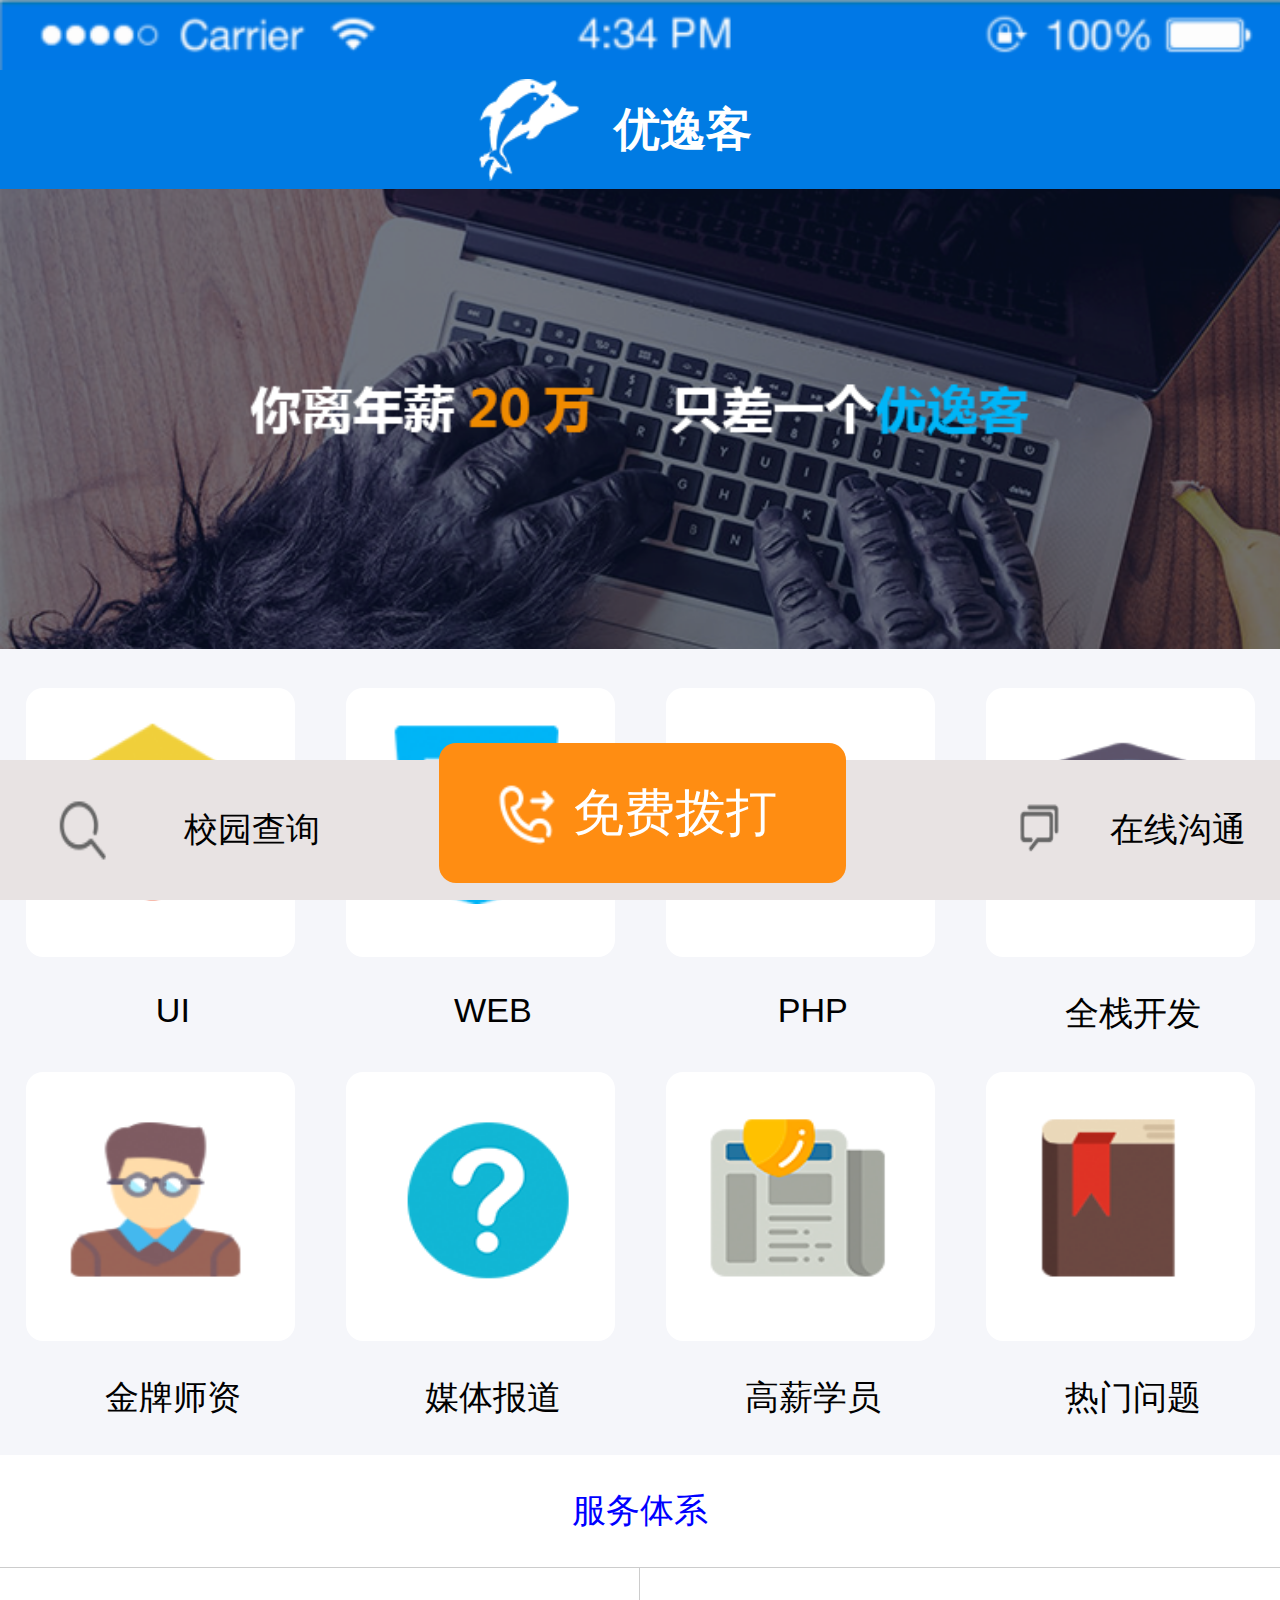
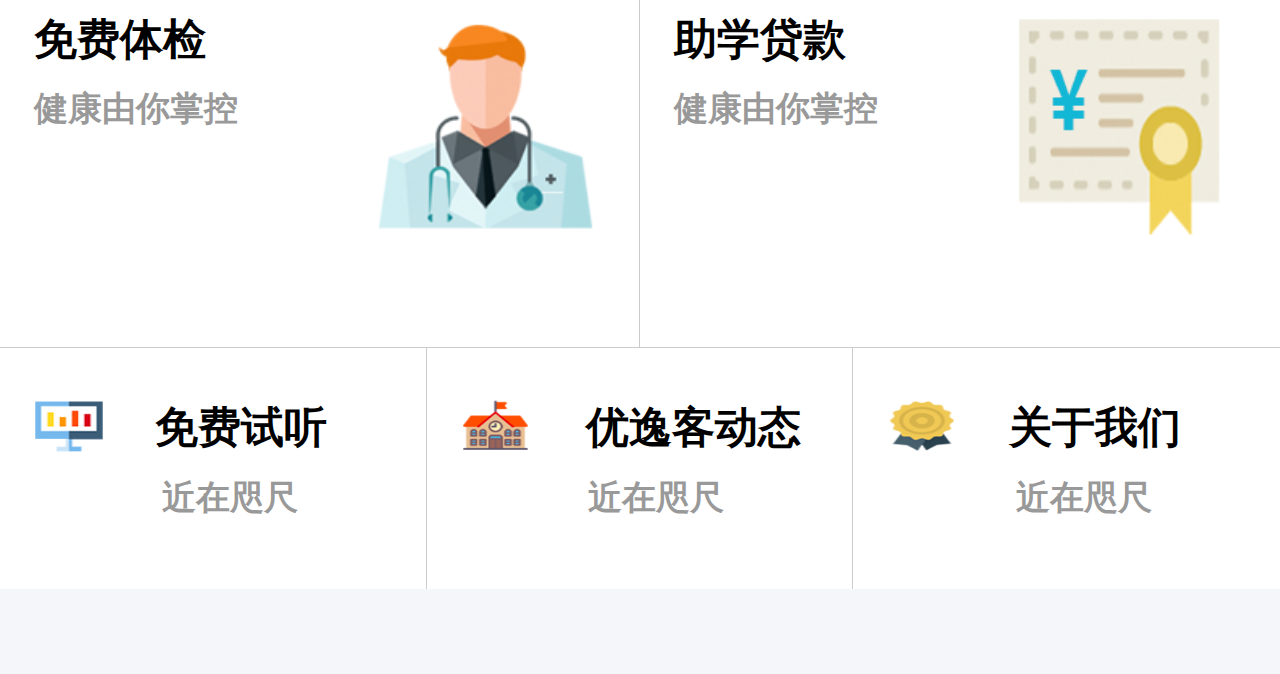
<file: index.html>
<!doctype html>
<html lang="en">
<head>
        <meta charset="utf-8">
        <link rel="stylesheet" href="css/yyk.css" />
        <link rel="stylesheet" type="text/css" href="css/coment.css"/>     
        <meta name="x5-orientation" content="portrait | landscape"/>
        <meta name="screen-orientation" content="portrait">
        <meta name="x5-fullscreen" content="true"/>
        <meta name="full-screen" content="yes">
        <meta name="format-detection" content="telephone=no,email=no"/>
        <meta name="viewport" content="width=device-width,initial-scale=1,minimum-scale=1,maximum-scale=1,user-scalable=no" />
        <script src="js/rem.js"></script>
   
        
</head>
<body>
	<div class="dingbu">
		<img src="img/2017-04-07_091056.png" alt="" />
		
	</div>
	
	
	
	<div class="logo">
		<div class="left">
			<img src="img/logo.png"/>
		</div>
		<div class="right">
			<h3>优逸客</h3>
		</div>
	</div>
	
	<div class="banner">
		<img src="img/banner_02.png" alt="" />
	</div>
	
	
	<div class="lou4">
         <div class="l1">
          	 <div class="l11">
          	 	<a href=""  target="frame">
          	 		<img src="img/tu_02.png" alt="" />
          	 	</a>
          	 </div>
          	 <p>UI</p>
          </div>
                    <div class="l1">
          	 <div class="l11">
          	 	<a href="qd.html">
          	 		<img src="img/tu_03.png" alt="" />
          	 	</a>
          	 </div>
          	 <p>WEB</p>
          </div>
                    <div class="l1">
          	 <div class="l11">
          	 	<a href="">
          	 		<img src="img/tu_05.png" alt="" />
          	 	</a>
          	 </div>
          	 <p>PHP</p>
          </div>
                    <div class="l1">
          	 <div class="l11">
          	 	<a href="">
          	 		<img src="img/tu_07.png" alt="" />
          	 	</a>
          	 </div>
          	 <p>全栈开发</p>
          </div>
	</div>

	


		<div class="lou4">
          <div class="l1">
          	 <div class="l11">
          	 	<a href="jpsz.html"  target="frame">
          	 		<img src="img/tu_08.png" alt="" />
          	 	</a>
          	 </div>
          	 <p>金牌师资</p>
          </div>
                    <div class="l1">
          	 <div class="l11">
          	 	<a href="mtbd.html"  target="frame">
          	 		<img src="img/tu_09.png" alt="" />
          	 	</a>
          	 </div>
          	 <p>媒体报道</p>
          </div>
                    <div class="l1">
          	 <div class="l11">
          	 	<a href="yyk2.html"  target="frame">
          	 		<img src="img/tu_10.png" alt="" />
          	 	</a>
          	 </div>
          	 <p>高薪学员</p>
          </div>
          <div class="l1">
          	 <div class="l11">
          	 	<a href="rmwt.html"  target="frame">
          	 		<img src="img/tu_11.png" alt="" />
          	 	</a>
          	 </div>
          	 <p>热门问题</p>
          </div>
       <!--   <iframe src="" frameborder="0"></iframe>-->
	</div>
	
	
	
	
	
	<div class="fw">
		<p>服务体系</p>
	</div>
	
	<div class="lou2">
		<ul>
			<li>
				<img src="img/tu_13.png" alt="" />
				<h2>免费体检</h2>
				<h3>健康由你掌控</h3>
			</li>
			<li>
				<img src="img/tu_16.png" alt="" />
				<a href="zxdk.html"><h2>助学贷款</h2></a>
				<h3>健康由你掌控</h3>
			</li>
		</ul>
	</div>
	
	<div class="lou3">
		 <ul>
		 	<li>
		 	    <img src="img/shouye_01.png" alt="" />
		 	    <h2 class="h2">免费试听</h2>
		 	    <h3>近在咫尺</h3>
		    </li>
		    <li>
		 	    <img src="img/shouye_02.png" alt="" />		 	    
		 	    <h2>优逸客动态</h2>
		 	    <h3>近在咫尺</h3>
		    </li>
		    <li>
		 	    <img src="img/shouye_03.png" alt="" />
		 	    <a href="gywm.html">
		 	    <h2 class="h2">关于我们</h2>
		 	    </a>
		 	    <h3>近在咫尺</h3>
		    </li>
		 </ul>
		
	</div>
	
	
	<div class="dibu">
		<div class="left">
			<img src="img/sun_03.png" alt="" />
			<span>校园查询</span>
		</div>
		<div class="zhong">
			<img src="img/sun_05.png" alt="" />
			<span>免费拨打</span>
		</div>
		<div class="right">
			<img src="img/sun_08.png" alt="" />
			<span>在线沟通</span>
		</div>
	</div>
</body>
</html>
</file>
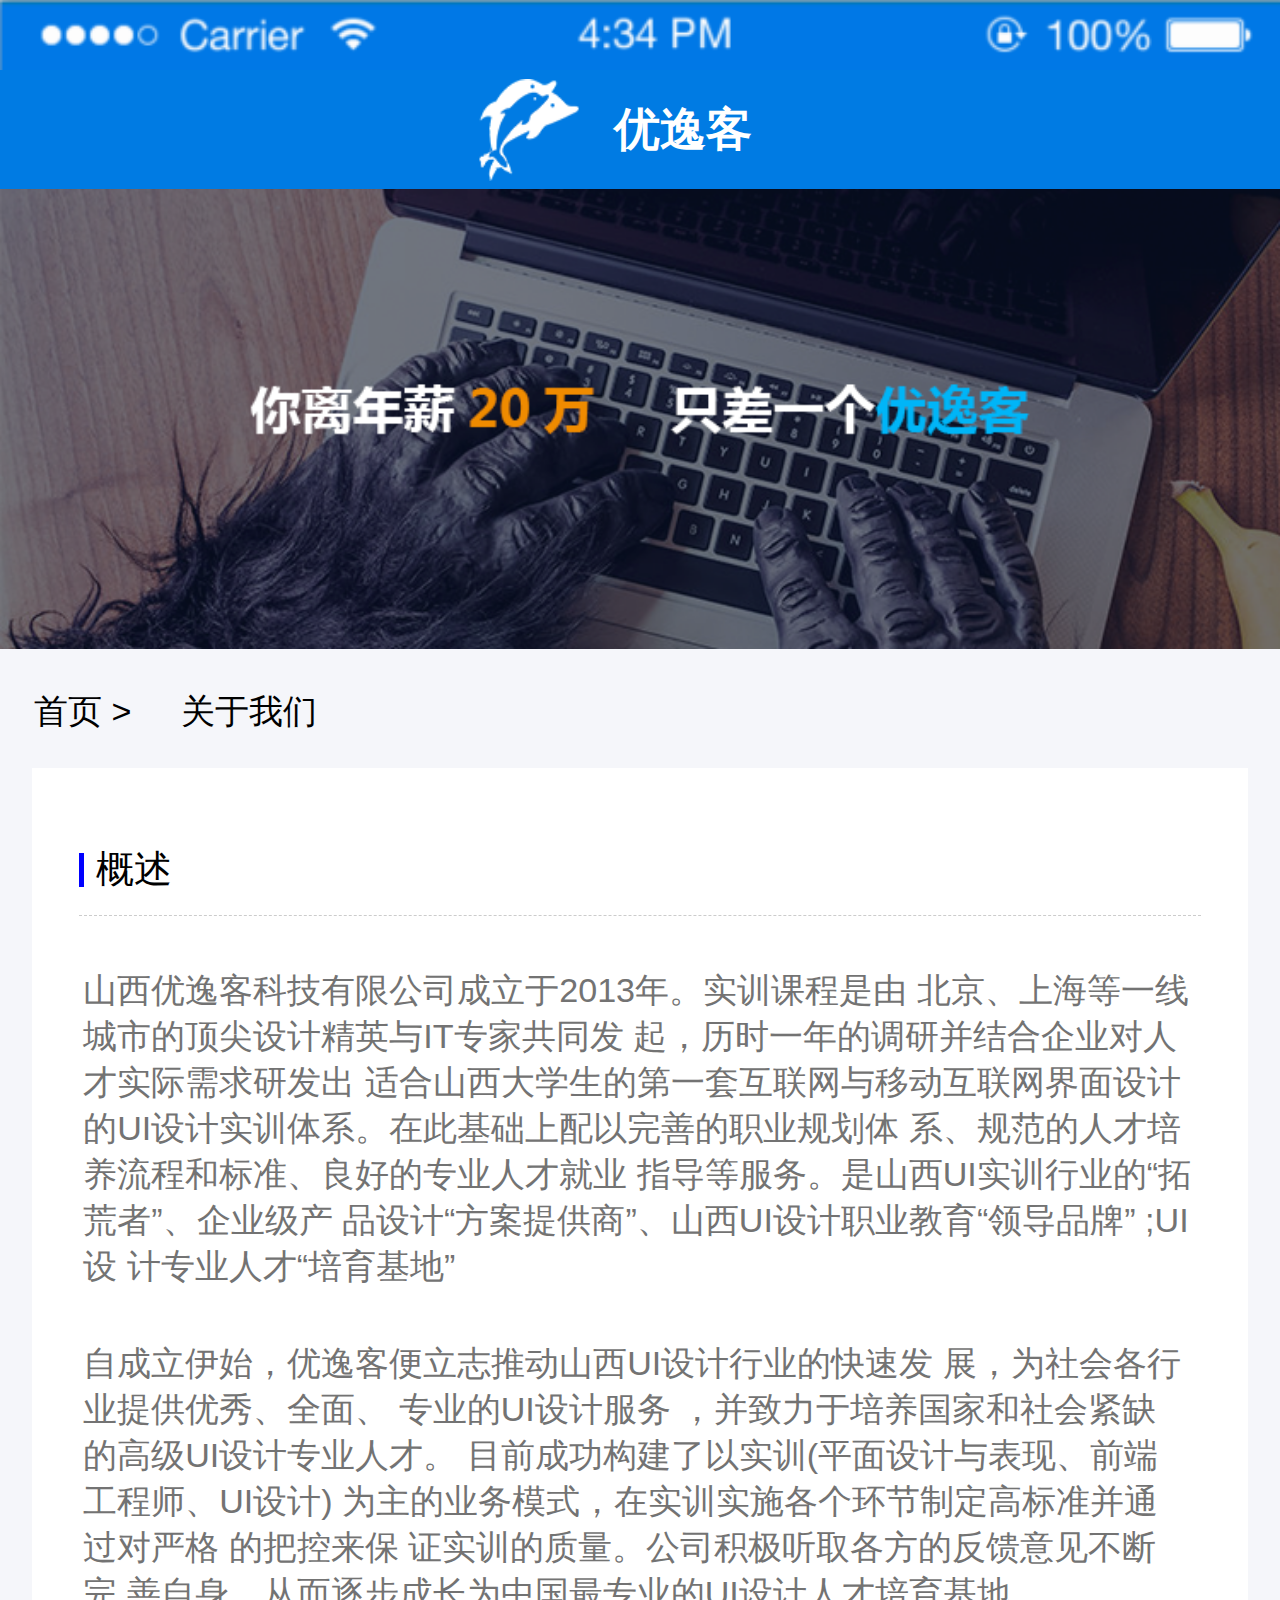
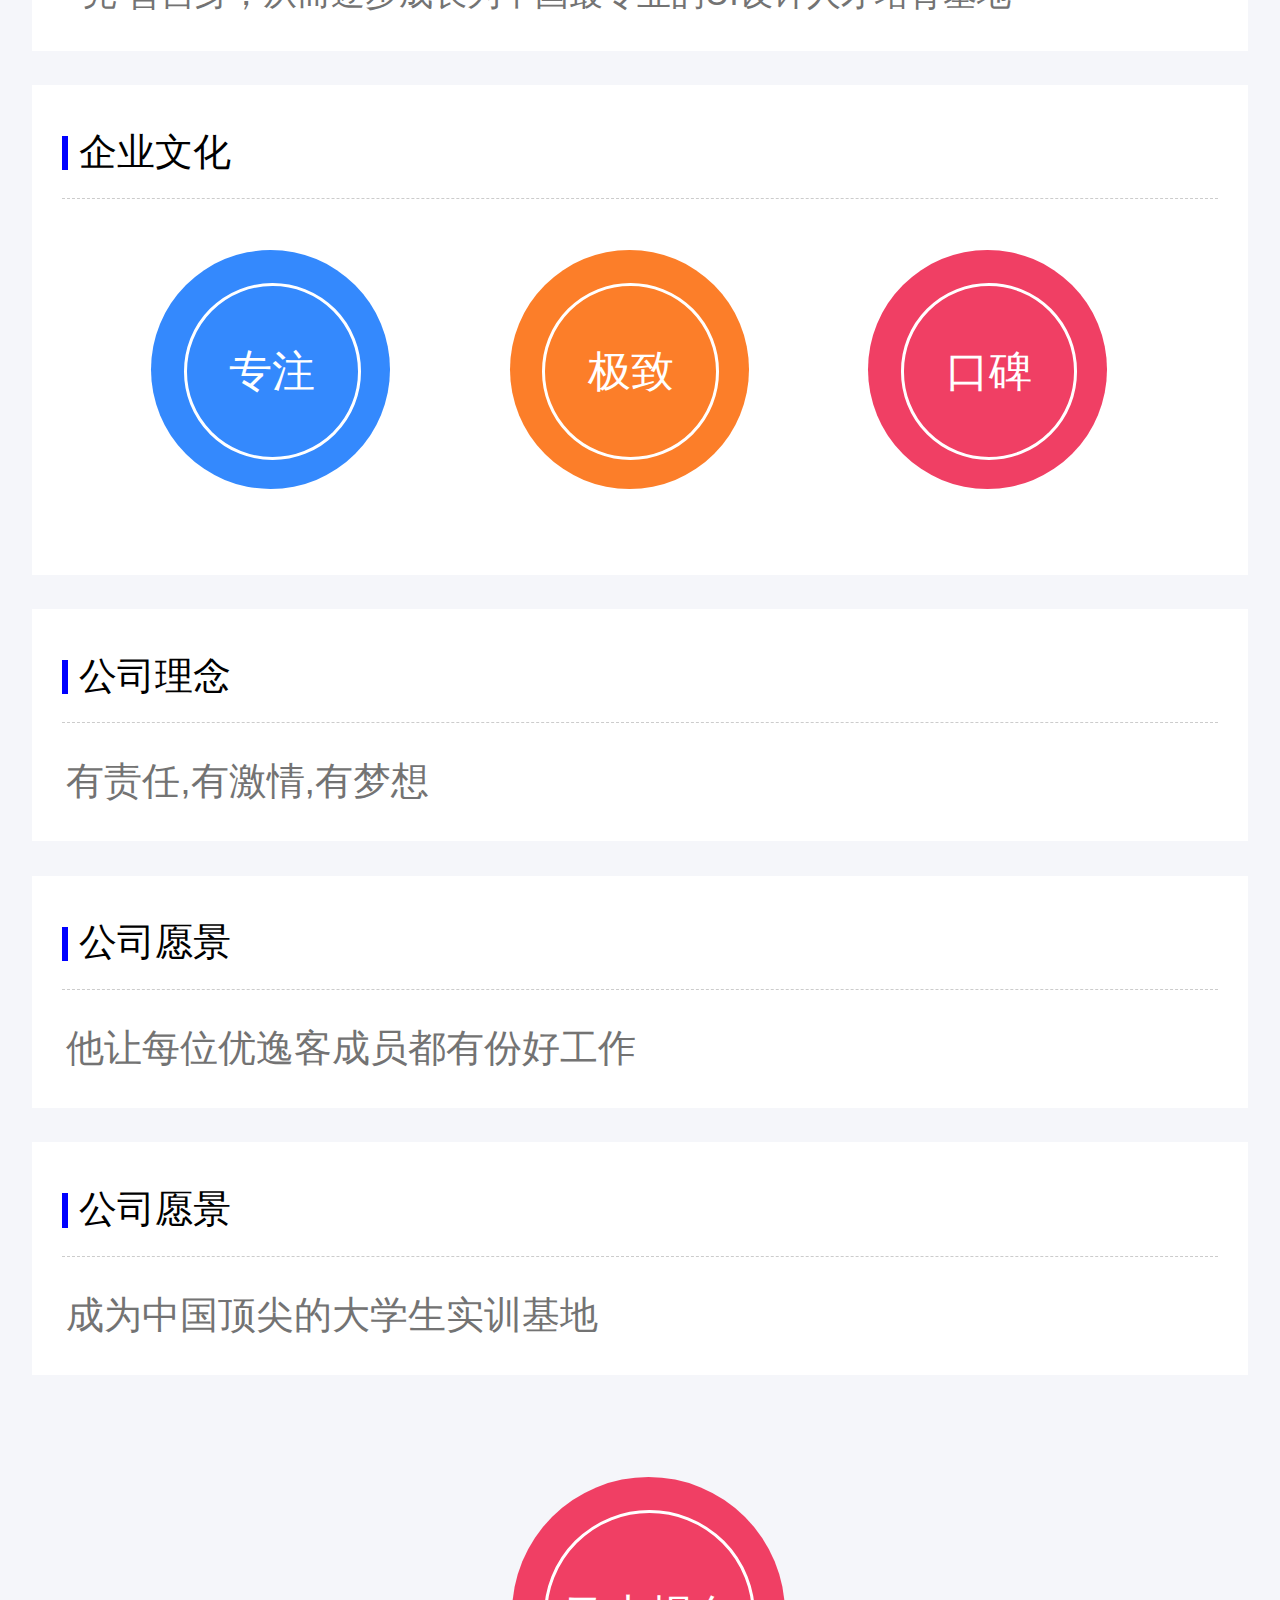
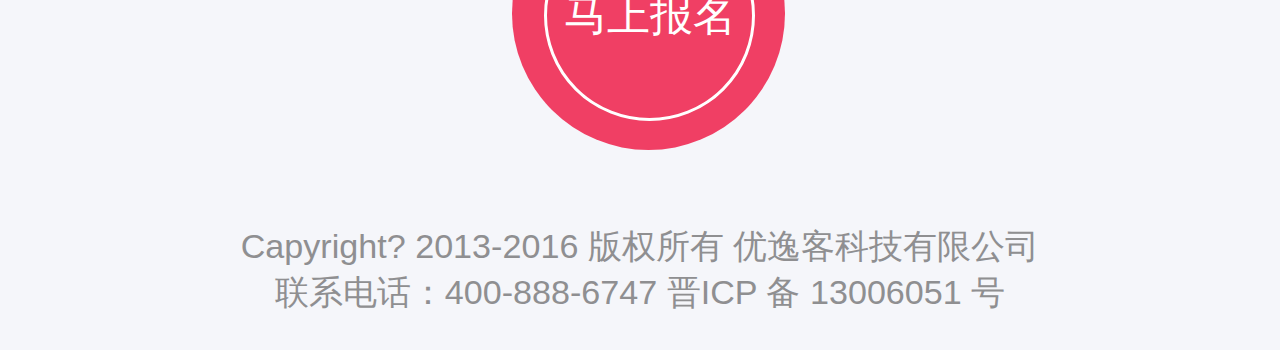
<file: gywm.html>
<!doctype html>
<html lang="en">
<head>
        <meta charset="utf-8">
        <link rel="stylesheet" href="css/gywm.css" />
        <link rel="stylesheet" href="css/coment.css" />    
        <meta name="x5-orientation" content="portrait | landscape"/>
        <meta name="screen-orientation" content="portrait">
        <meta name="x5-fullscreen" content="true"/>
        <meta name="full-screen" content="yes">
        <meta name="format-detection" content="telephone=no,email=no"/>
        <meta name="viewport" content="width=device-width,initial-scale=1,minimum-scale=1,maximum-scale=1,user-scalable=no" />
        <script src="js/rem.js"></script>
</head>
<body>
	<div class="dingbu">
		<img src="img/2017-04-07_091056.png" alt="" />
		
	</div>
	
	
	
	<div class="logo">
		<div class="left">
			<img src="img/logo.png"/>
		</div>
		<div class="right">
			<h3>优逸客</h3>
		</div>
	</div>
	
	<div class="banner">

		<img src="img/banner_02.png" alt="" />
	
	</div>
	
	
    <div class="hengzi">
		<a href="index.html"><span>首页&nbsp;>&nbsp;</span></a>
		<span>关于我们</span>
	</div>
	
	
	<div class="lou">
		<div class="top">
			<div class="left">
				
			</div>
			<span>概述</span>
		</div>
		
		<div class="zhong">
			<p>山西优逸客科技有限公司成立于2013年。实训课程是由
				北京、上海等一线城市的顶尖设计精英与IT专家共同发
				起，历时一年的调研并结合企业对人才实际需求研发出
				适合山西大学生的第一套互联网与移动互联网界面设计
				的UI设计实训体系。在此基础上配以完善的职业规划体
				系、规范的人才培养流程和标准、良好的专业人才就业
				指导等服务。是山西UI实训行业的“拓荒者”、企业级产
				品设计“方案提供商”、山西UI设计职业教育“领导品牌”
				;UI设 计专业人才“培育基地”

			</p>
		</div>
		
		<div class="zhong1">
			<p>自成立伊始，优逸客便立志推动山西UI设计行业的快速发
				展，为社会各行业提供优秀、全面、 专业的UI设计服务
				，并致力于培养国家和社会紧缺的高级UI设计专业人才。
				目前成功构建了以实训(平面设计与表现、前端工程师、UI设计)
				为主的业务模式，在实训实施各个环节制定高标准并通过对严格
				的把控来保 证实训的质量。公司积极听取各方的反馈意见不断完
				善自身，从而逐步成长为中国最专业的UI设计人才培育基地

			</p>
		</div>
	</div>
	
	
	<div class="lou2">
		<div class="top">
			<div class="left">
			</div>
			<span>企业文化</span>
		</div>
		<div class="zhong">
			<div class="box">
				 <div class="box1">
				 	<span>专注</span>
				 </div>
			</div>
	    	<div class="box2">
				 <div class="box3">
				 	<span>极致</span>
				 </div>
			</div>
		   <div class="box4">
				 <div class="box5">
				 	<span>口碑</span>
				 </div>
			</div>
		</div>
	</div>
	
	<div class="lou3">
		<div class="top">
			<div class="left">
			</div>
			<span>公司理念</span>
		</div>
		<div class="zhong">
			<span>有责任,有激情,有梦想</span>
		</div>
	</div>
	
	<div class="lou4">
		<div class="top">
			<div class="left">
			</div>
			<span>公司愿景</span>
		</div>
		<div class="zhong">
			<span>他让每位优逸客成员都有份好工作</span>
		</div>
	</div>
	<div class="lou5">
		<div class="top">
			<div class="left">
			</div>
			<span>公司愿景</span>
		</div>
		<div class="zhong">
			<span>成为中国顶尖的大学生实训基地</span>
		</div>
	</div>
	
	<div class="dibu1">
		    <div class="box">
				 <div class="box1">
				 	<span>马上报名</span>
				 </div>
			</div>
	</div>
	
	<div class="dibu">
		<p>Capyright? 2013-2016 版权所有 优逸客科技有限公司</p>
		<p>联系电话：400-888-6747 晋ICP 备 13006051 号</p>
	</div>
	
	
</body>
</html>
</file>
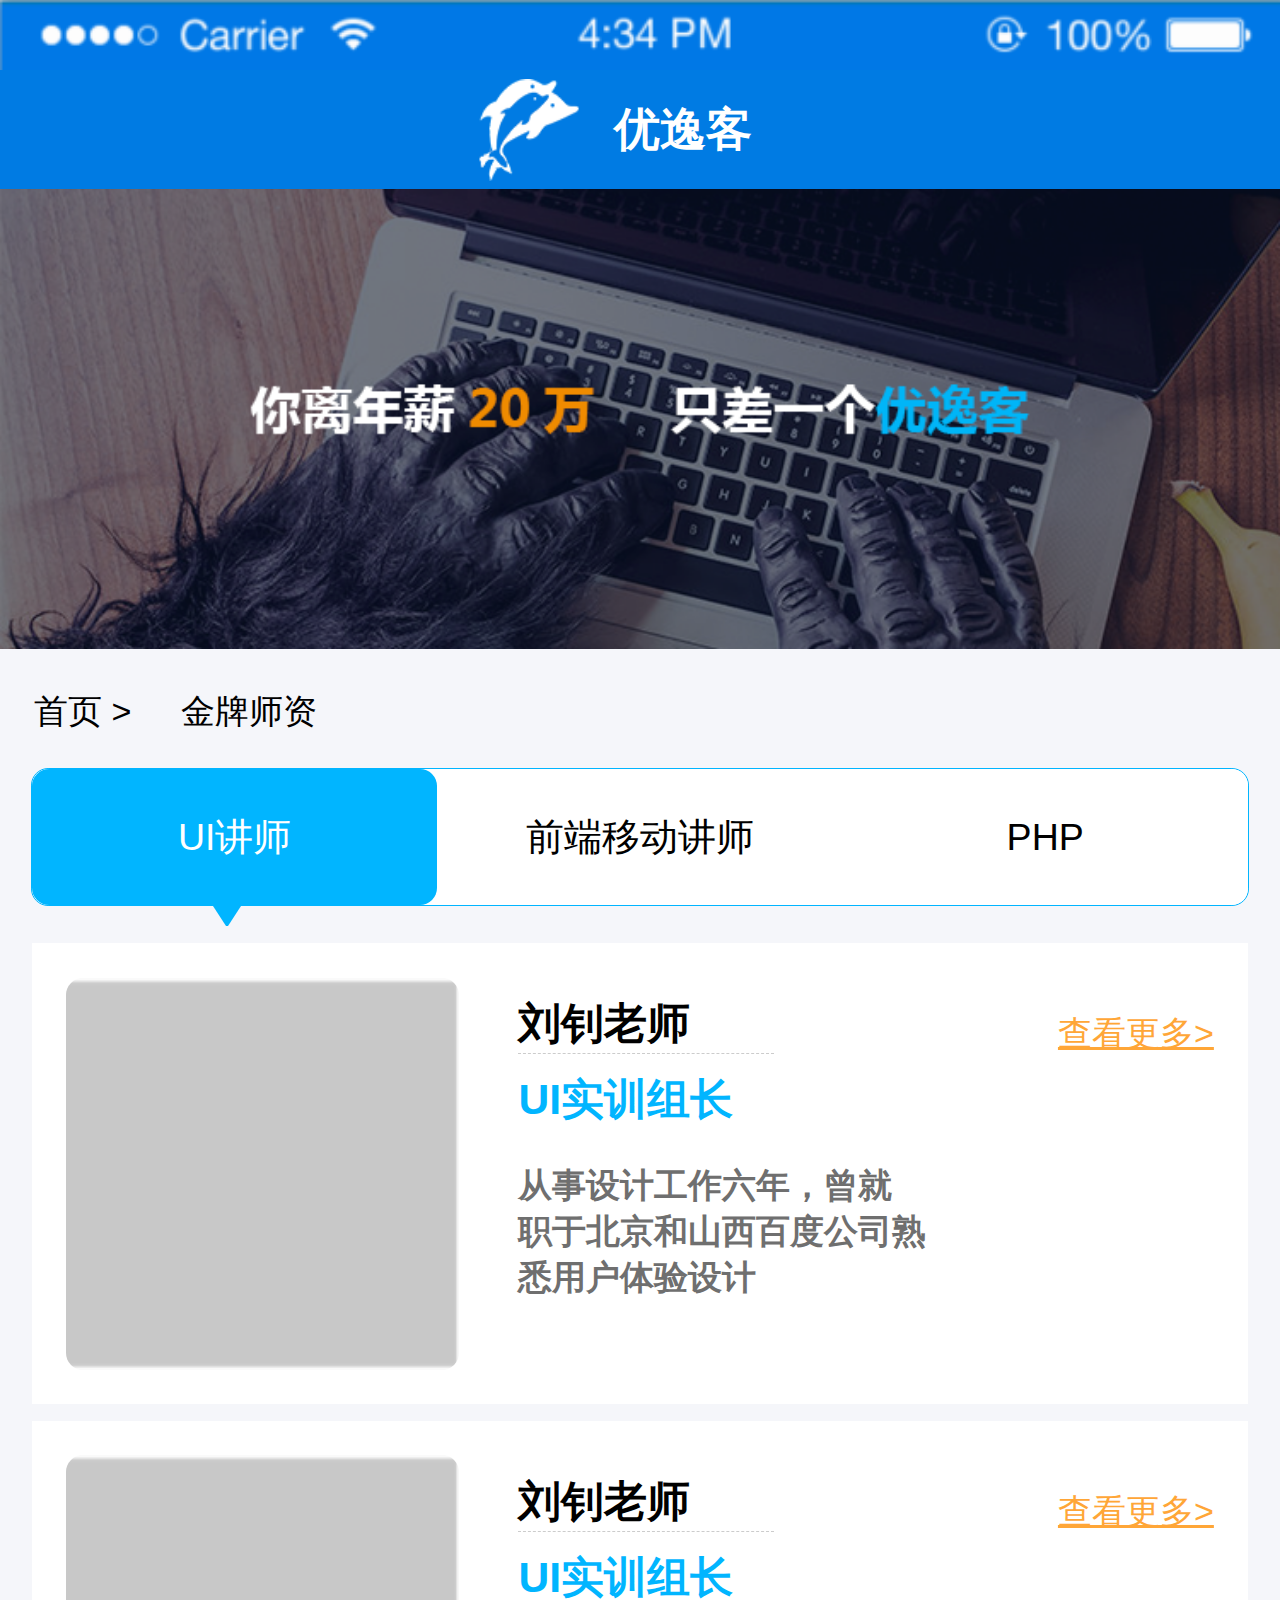
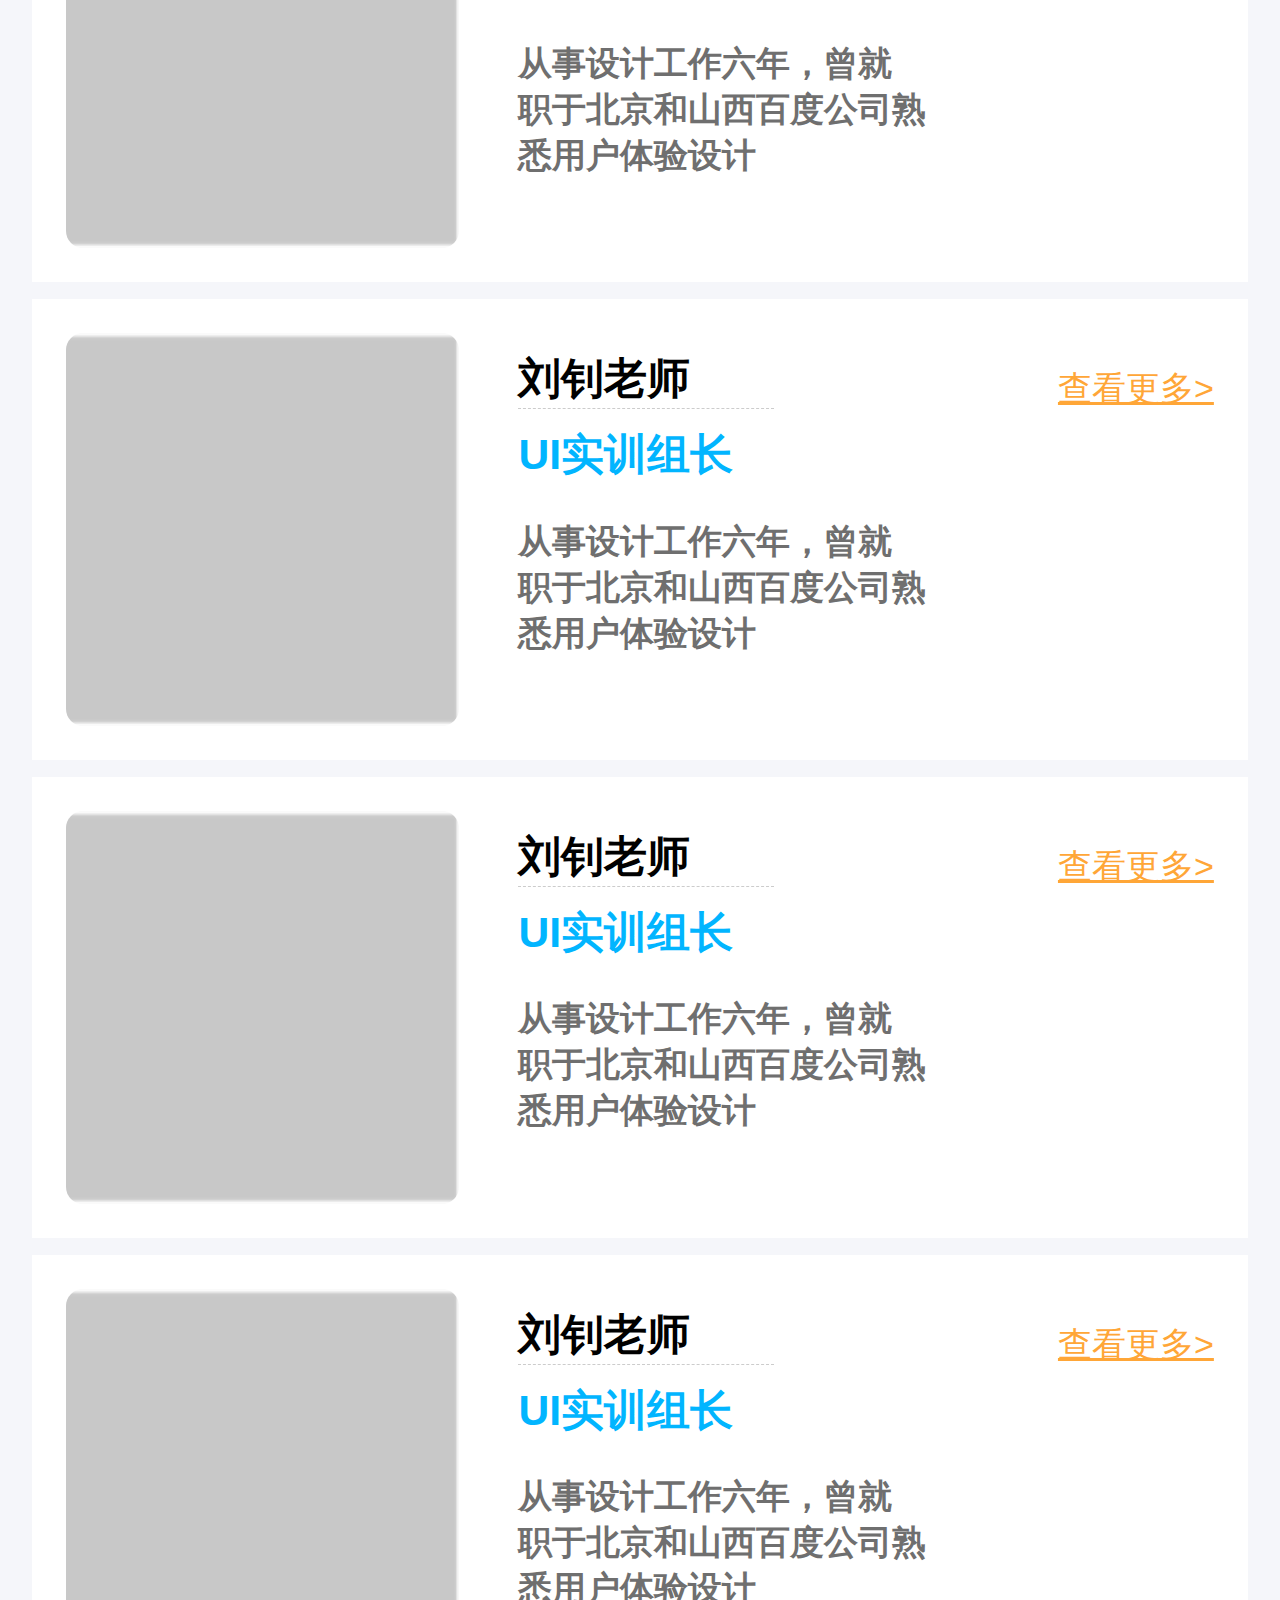
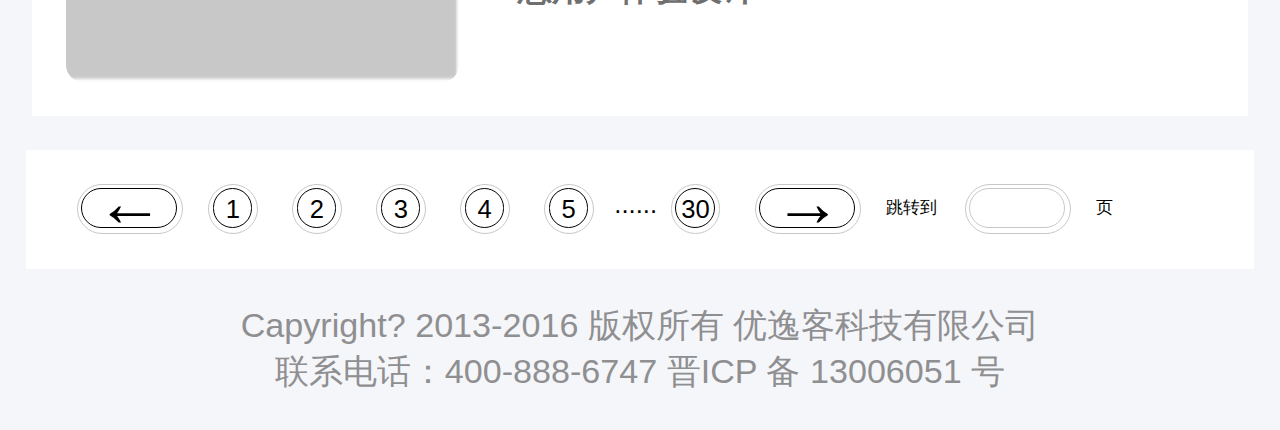
<file: jpsz.html>
<!doctype html>
<html lang="en">
<head>
        <meta charset="utf-8">
        <link rel="stylesheet" href="css/jpsz.css" />
        <link rel="stylesheet" href="css/coment.css" />    
        <meta name="x5-orientation" content="portrait | landscape"/>
        <meta name="screen-orientation" content="portrait">
        <meta name="x5-fullscreen" content="true"/>
        <meta name="full-screen" content="yes">
        <meta name="format-detection" content="telephone=no,email=no"/>
        <meta name="viewport" content="width=device-width,initial-scale=1,minimum-scale=1,maximum-scale=1,user-scalable=no" />
        <script src="js/rem.js"></script>
</head>
<body>
	<div class="dingbu">
		<img src="img/2017-04-07_091056.png" alt="" />
		
	</div>
	
	
	
	<div class="logo">
		<div class="left">
			<img src="img/logo.png"/>
		</div>
		<div class="right">
			<h3>优逸客</h3>
		</div>
	</div>
	
	<div class="banner">
		
		<img src="img/banner_02.png" alt="" />
	
	</div>
	
	<div class="hengzi">
	 <a href="index.html"><span>首页&nbsp;>&nbsp;</span></a>
	<span>金牌师资</span>
	</div>
	

	<div class="lou">
		<div class="lou1">
			<p>UI讲师</p>
		</div>
		<div class="lou2">
			<p>前端移动讲师</p>
		</div>
		<div class="lou3">
			<p>PHP</p>
		</div>
		
	</div>
	
	<div class="sanjiao">
				
	</div>
	
	<div class="lou5">
		<ul>
			<li>
				<img src="img/2017-04-07_090502.png" alt="" />
				<div class="zi">
				<h2>刘钊老师</h2>
				<h3>UI实训组长</h3>
				<h4>从事设计工作六年，曾就<br>职于北京和山西百度公司熟<br>悉用户体验设计</h4>
				<a href="jpszxq.html" target="frame">查看更多></a>
				</div>
				
			</li>
			 <li>
				<img src="img/2017-04-07_090502.png" alt="" />
				<div class="zi">
				<h2>刘钊老师</h2>
				<h3>UI实训组长</h3>
				<h4>从事设计工作六年，曾就<br>职于北京和山西百度公司熟<br>悉用户体验设计</h4>
				<a href="jpszxq.html" target="frame">查看更多></a>
				</div>
				
			</li>
			<li>
				<img src="img/2017-04-07_090502.png" alt="" />
				<div class="zi">
				<h2>刘钊老师</h2>
				<h3>UI实训组长</h3>
				<h4>从事设计工作六年，曾就<br>职于北京和山西百度公司熟<br>悉用户体验设计</h4>
				<a href="jpszxq.html" target="frame">查看更多></a>
				</div>
				
			</li>
			 <li>
				<img src="img/2017-04-07_090502.png" alt="" />
				<div class="zi">
				<h2>刘钊老师</h2>
				<h3>UI实训组长</h3>
				<h4>从事设计工作六年，曾就<br>职于北京和山西百度公司熟<br>悉用户体验设计</h4>
				<a href="jpszxq.html" target="frame">查看更多></a>
				</div>
				
			</li>
			 <li>
				<img src="img/2017-04-07_090502.png" alt="" />
				<div class="zi">
				<h2>刘钊老师</h2>
				<h3>UI实训组长</h3>
				<h4>从事设计工作六年，曾就<br>职于北京和山西百度公司熟<br>悉用户体验设计</h4>
				<a href="jpszxq.html" target="frame">查看更多></a>
				</div>
				
			</li>
		</ul>
	</div>
	
<div class="fenye1">
	   <a href="" class="a1">
	   	<div class="yuan">
	   		<div class="yuan1">
	   			<span>←</span>
	   		</div>
	   	</div>
	   </a>
	   <a href="" class="a2">
	   	<div class="yuan1">
	   		<div class="yuan2">
	   			<span>1</span>
	   		</div>
	   	</div>
	   </a>
	   <a href="" class="a3">
	   	<div class="yuan2">
	   		<div class="yuan3">
	   			<span>2</span>
	   		</div>
	   	</div>
	   </a>
	   <a href="" class="a4">
	   	<div class="yuan3">
	   		<div class="yuan4">
	   			<span>3</span>
	   		</div>
	   	</div>
	   </a>
	   <a href="" class="a5">
	   	<div class="yuan4">
	   		<div class="yuan5">
	   			<span>4</span>
	   		</div>
	   	</div>
	   </a>
	   <a href="" class="a6">
	   	<div class="yuan5">
	   		<div class="yuan6">
	   			<span>5</span>
	   		</div>
	   	</div>
	   </a>
	   <a href="" class="a7">
	   	   <div class="yuan6">
	   			<span>......</span>
	   	  </div>

	  </a>
	   <a href="" class="a8">
	   	<div class="yuan7">
	   		<div class="yuan8">
	   			<span>30</span>
	   		</div>
	   	</div>
	   </a>
	   <a href="" class="a1">
	   	<div class="yuan">
	   		<div class="yuan1">
	   			<span>→</span>
	   		</div>
	   	</div>
	   </a>
	   <div class="tiao">
	   		<div class="tiao1">
	   			<span>跳转到</span>
	   		</div>
	   </div>
	   <a href="" class="a11">
	   	<div class="yuan10">
	   		<div class="yuan11">
	   			<span></span>
	   		</div>
	   	</div>
	   </a>
	   <div class="tiao">
	   		<div class="tiao1">
	   			<span>页</span>
	   		</div>
	   </div>
</div>
	
	<div class="dibu">
		<p>Capyright? 2013-2016 版权所有 优逸客科技有限公司</p>
		<p>联系电话：400-888-6747 晋ICP 备 13006051 号</p>
	</div>
</body>
</html>
</file>
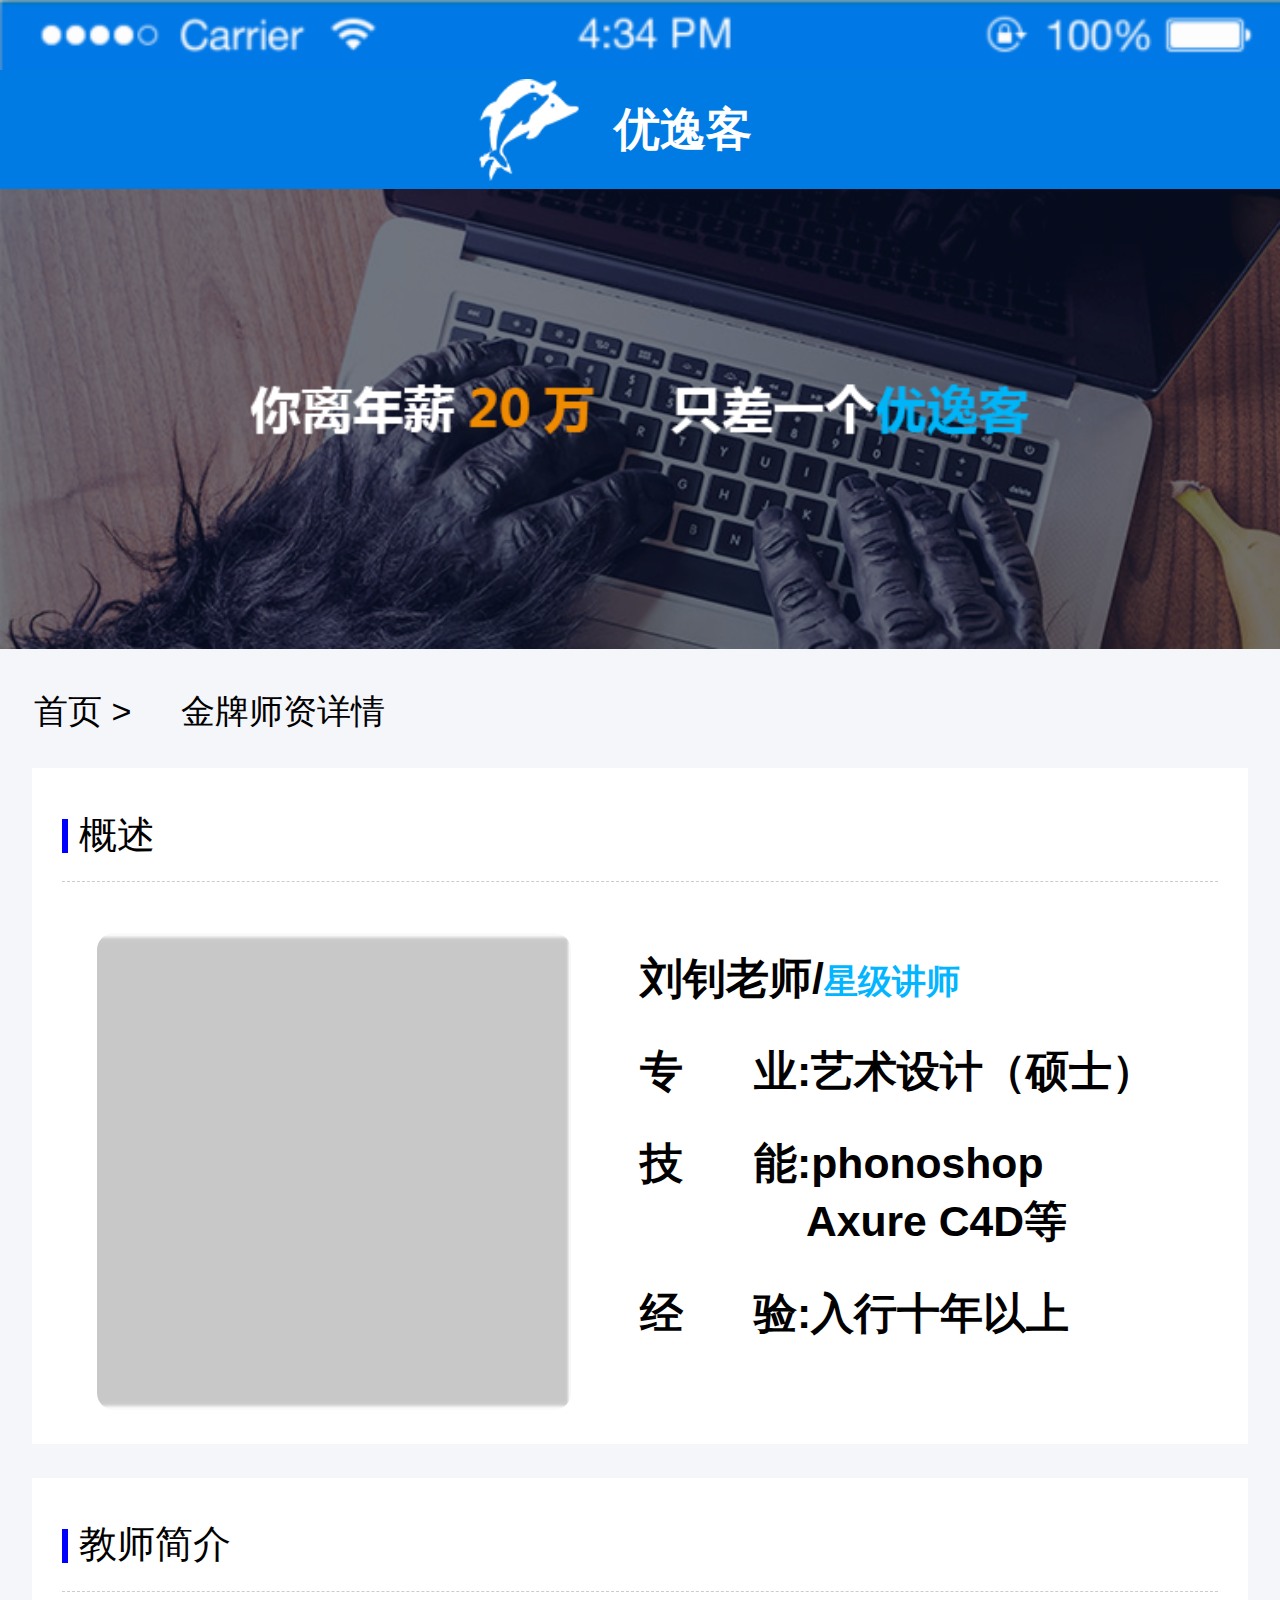
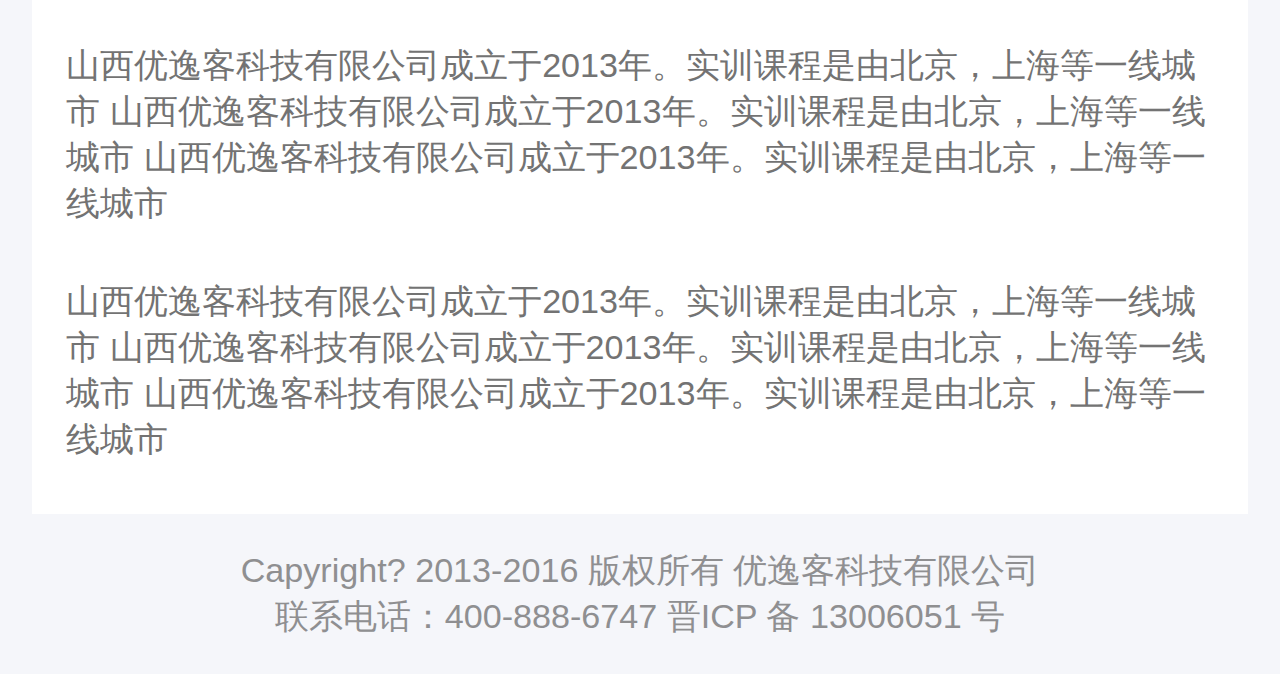
<file: jpszxq.html>
<!doctype html>
<html lang="en">
<head>
        <meta charset="utf-8">
        <link rel="stylesheet" href="css/jpszxq.css" />
        <link rel="stylesheet" href="css/coment.css" />    
        <meta name="x5-orientation" content="portrait | landscape"/>
        <meta name="screen-orientation" content="portrait">
        <meta name="x5-fullscreen" content="true"/>
        <meta name="full-screen" content="yes">
        <meta name="format-detection" content="telephone=no,email=no"/>
        <meta name="viewport" content="width=device-width,initial-scale=1,minimum-scale=1,maximum-scale=1,user-scalable=no" />
        <script src="js/rem.js"></script>
</head>
<body>
	<div class="dingbu">
		<img src="img/2017-04-07_091056.png" alt="" />
		
	</div>
	
	
		<div class="logo">
		<div class="left">
			<img src="img/logo.png"/>
		</div>
		<div class="right">
			<h3>优逸客</h3>
		</div>
	</div>
	
	<div class="banner">
		<a href="jpsz.html">
		<img src="img/banner_02.png" alt="" />
		</a>
	</div>
	
	<div class="hengzi">
		<a href="index.html"><span>首页&nbsp;>&nbsp;</span></a>
		<span>金牌师资详情</span>
	</div>
	
	
   <div class="lou">
		<div class="top">
			<div class="left">
				
			</div>
			<span>概述</span>
		</div>
		
		<div class="zhong">
		  <ul>
			 <li>
				<img src="img/2017-04-07_090502.png" alt="" />
				<div class="zi">
				<h2>刘钊老师/<span>星级讲师</span></h2>
				<h3>专&nbsp;&nbsp;&nbsp;&nbsp;&nbsp;&nbsp;业:艺术设计（硕士）</h3>
				<h4>技&nbsp;&nbsp;&nbsp;&nbsp;&nbsp;&nbsp;能:phonoshop<br>&nbsp;&nbsp;&nbsp;&nbsp;&nbsp;&nbsp;&nbsp;&nbsp;&nbsp;&nbsp;&nbsp;&nbsp;&nbsp;&nbsp;Axure&nbsp;C4D等</h4>
				<h5>经&nbsp;&nbsp;&nbsp;&nbsp;&nbsp;&nbsp;验:入行十年以上</h5>
				</div>
				
			</li>
			</ul>
		</div>
    </div>
    
	<div class="lou2">
		<div class="top">
			<div class="left">
				
			</div>
			<span>教师简介</span>
		</div>
		
		<div class="zhong">
			<p>山西优逸客科技有限公司成立于2013年。实训课程是由北京，上海等一线城市
			山西优逸客科技有限公司成立于2013年。实训课程是由北京，上海等一线城市
			山西优逸客科技有限公司成立于2013年。实训课程是由北京，上海等一线城市
	
			</p>
		</div>
		
		<div class="zhong1">
			<p>山西优逸客科技有限公司成立于2013年。实训课程是由北京，上海等一线城市
			山西优逸客科技有限公司成立于2013年。实训课程是由北京，上海等一线城市
			山西优逸客科技有限公司成立于2013年。实训课程是由北京，上海等一线城市
			</p>
		</div>
	</div>
	
	
	
	
	<div class="dibu">
		<p>Capyright? 2013-2016 版权所有 优逸客科技有限公司</p>
		<p>联系电话：400-888-6747 晋ICP 备 13006051 号</p>
	</div>
</body>
</html>
</file>
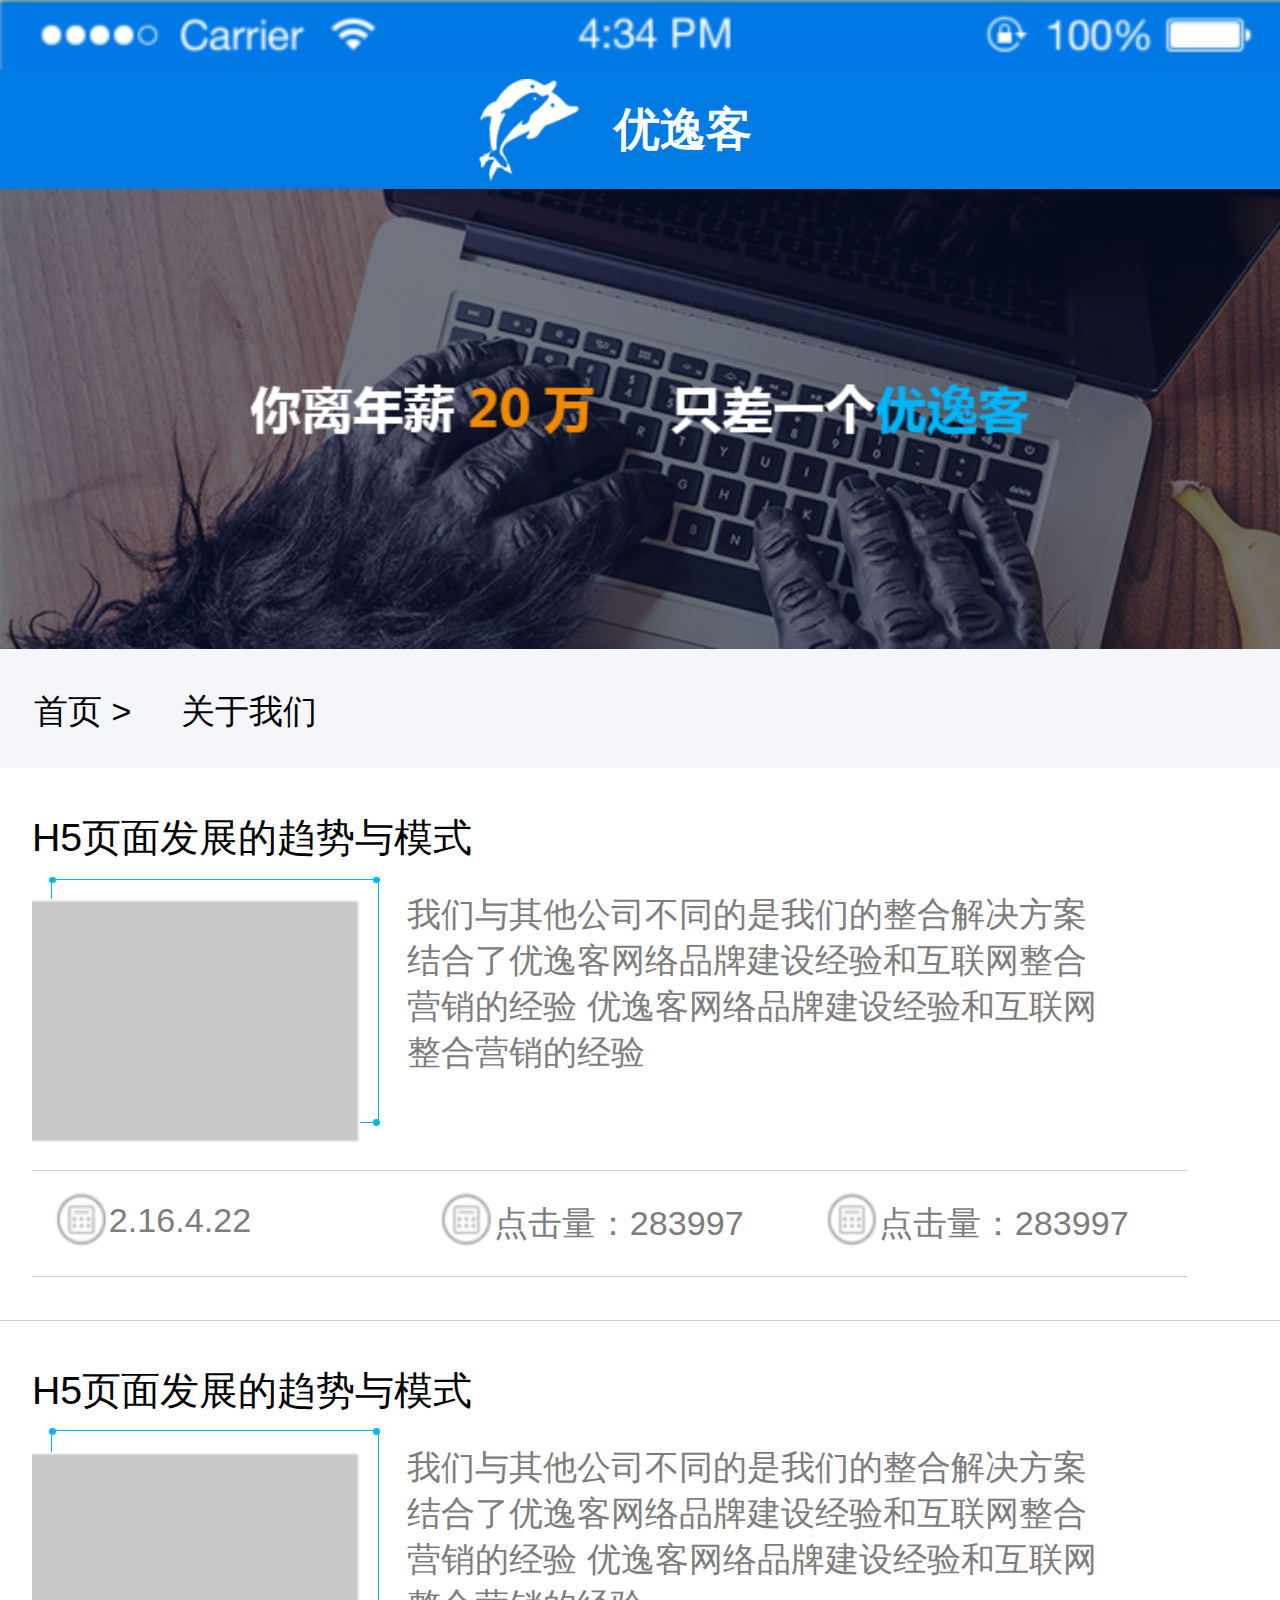
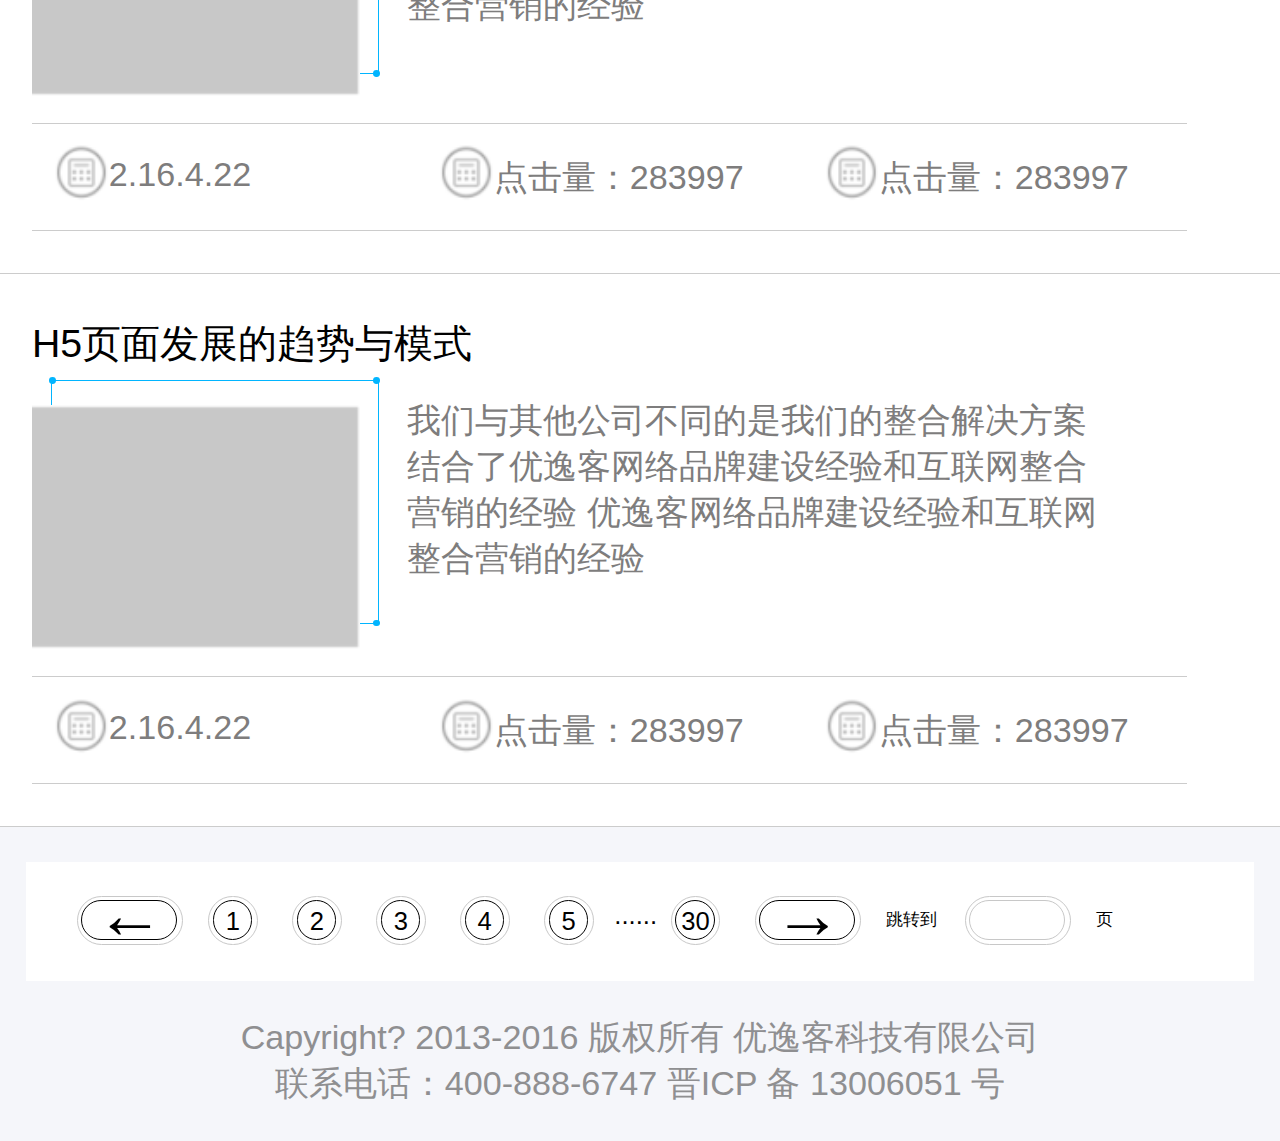
<file: mtbd.html>
<!doctype html>
<html lang="en">
<head>
        <meta charset="utf-8">
        <link rel="stylesheet" href="css/mtbd.css" />
        <link rel="stylesheet" href="css/coment.css" />    
        <meta name="x5-orientation" content="portrait | landscape"/>
        <meta name="screen-orientation" content="portrait">
        <meta name="x5-fullscreen" content="true"/>
        <meta name="full-screen" content="yes">
        <meta name="format-detection" content="telephone=no,email=no"/>
        <meta name="viewport" content="width=device-width,initial-scale=1,minimum-scale=1,maximum-scale=1,user-scalable=no" />
        <script src="js/rem.js"></script>
</head>
<body>
	<div class="dingbu">
		<img src="img/2017-04-07_091056.png" alt="" />
		
	</div>
	
	
	
	<div class="logo">
		<div class="left">
			<img src="img/logo.png"/>
		</div>
		<div class="right">
			<h3>优逸客</h3>
		</div>
	</div>
	
	<div class="banner">
		
		<img src="img/banner_02.png" alt="" />
	
	</div>
	
	
    <div class="hengzi">
		<a href="index.html"><span>首页&nbsp;>&nbsp;</span></a>
		<span>关于我们</span>
	</div>
	
  <div class="xianx">
		<div class="yuan">
						
	    </div>
		<div class="yuan2">
						
		</div>
		<div class="yuan3">
						
		</div>
   </div>
   
   
    <div class="xianx2">
		<div class="yuan">
						
	    </div>
		<div class="yuan2">
						
		</div>
		<div class="yuan3">
						
		</div>
   </div>
   
   
   <div class="xianx3">
		<div class="yuan">
						
	    </div>
		<div class="yuan2">
						
		</div>
		<div class="yuan3">
						
		</div>
   </div>
    
    <div class="lou4">
		<ul>
			<li>
				<p>H5页面发展的趋势与模式</p>
				<img src="img/2017-04-07_090502.png" alt="" />
				<div class="span">
				<span>我们与其他公司不同的是我们的整合解决方案结合了优逸客网络品牌建设经验和互联网整合营销的经验
					优逸客网络品牌建设经验和互联网整合营销的经验</span>
			   </div>
			   <div class="bottom">
			   	   <ul>
			   	   	<li>
			   	   		<img src="img/2017-04-07_161842.png" alt="" />
			   	   		<span>2.16.4.22</span>
			   	   	</li>
			   	   	   	   	<li>
			   	   		<img src="img/2017-04-07_161842.png" alt="" />
			   	   		<span>点击量：283997</span>
			   	   	</li>
			   	   	   	   	<li>
			   	   		<img src="img/2017-04-07_161842.png" alt="" />
			   	   		<span>点击量：283997</span>
			   	   	</li>
			   	   </ul>
			   </div>
			</li>
		</ul>
	</div>
	
		<div class="lou4">
		<ul>
			<li>
				<p>H5页面发展的趋势与模式</p>
				<img src="img/2017-04-07_090502.png" alt="" />
				<div class="span">
				<span>我们与其他公司不同的是我们的整合解决方案结合了优逸客网络品牌建设经验和互联网整合营销的经验
					优逸客网络品牌建设经验和互联网整合营销的经验</span>
			   </div>
			   <div class="bottom">
			   	   <ul>
			   	   	<li>
			   	   		<img src="img/2017-04-07_161842.png" alt="" />
			   	   		<span>2.16.4.22</span>
			   	   	</li>
			   	   	   	   	<li>
			   	   		<img src="img/2017-04-07_161842.png" alt="" />
			   	   		<span>点击量：283997</span>
			   	   	</li>
			   	   	   	   	<li>
			   	   		<img src="img/2017-04-07_161842.png" alt="" />
			   	   		<span>点击量：283997</span>
			   	   	</li>
			   	   </ul>
			   </div>
			</li>
		</ul>
	</div>
    	<div class="lou4">
		<ul>
			<li>
				<p>H5页面发展的趋势与模式</p>
				<img src="img/2017-04-07_090502.png" alt="" />
				<div class="span">
				<span>我们与其他公司不同的是我们的整合解决方案结合了优逸客网络品牌建设经验和互联网整合营销的经验
					优逸客网络品牌建设经验和互联网整合营销的经验</span>
			   </div>
			   <div class="bottom">
			   	   <ul>
			   	   	<li>
			   	   		<img src="img/2017-04-07_161842.png" alt="" />
			   	   		<span>2.16.4.22</span>
			   	   	</li>
			   	   	   	   	<li>
			   	   		<img src="img/2017-04-07_161842.png" alt="" />
			   	   		<span>点击量：283997</span>
			   	   	</li>
			   	   	   	   	<li>
			   	   		<img src="img/2017-04-07_161842.png" alt="" />
			   	   		<span>点击量：283997</span>
			   	   	</li>
			   	   </ul>
			   </div>
			</li>
		</ul>
	</div>


	
<div class="fenye1">
	   <a href="" class="a1">
	   	<div class="yuan">
	   		<div class="yuan1">
	   			<span>←</span>
	   		</div>
	   	</div>
	   </a>
	   <a href="" class="a2">
	   	<div class="yuan1">
	   		<div class="yuan2">
	   			<span>1</span>
	   		</div>
	   	</div>
	   </a>
	   <a href="" class="a3">
	   	<div class="yuan2">
	   		<div class="yuan3">
	   			<span>2</span>
	   		</div>
	   	</div>
	   </a>
	   <a href="" class="a4">
	   	<div class="yuan3">
	   		<div class="yuan4">
	   			<span>3</span>
	   		</div>
	   	</div>
	   </a>
	   <a href="" class="a5">
	   	<div class="yuan4">
	   		<div class="yuan5">
	   			<span>4</span>
	   		</div>
	   	</div>
	   </a>
	   <a href="" class="a6">
	   	<div class="yuan5">
	   		<div class="yuan6">
	   			<span>5</span>
	   		</div>
	   	</div>
	   </a>
	   <a href="" class="a7">
	   	   <div class="yuan6">
	   			<span>......</span>
	   	  </div>

	  </a>
	   <a href="" class="a8">
	   	<div class="yuan7">
	   		<div class="yuan8">
	   			<span>30</span>
	   		</div>
	   	</div>
	   </a>
	   <a href="" class="a1">
	   	<div class="yuan">
	   		<div class="yuan1">
	   			<span>→</span>
	   		</div>
	   	</div>
	   </a>
	   <div class="tiao">
	   		<div class="tiao1">
	   			<span>跳转到</span>
	   		</div>
	   </div>
	   <a href="" class="a11">
	   	<div class="yuan10">
	   		<div class="yuan11">
	   			<span></span>
	   		</div>
	   	</div>
	   </a>
	   <div class="tiao">
	   		<div class="tiao1">
	   			<span>页</span>
	   		</div>
	   </div>
</div>
	<div class="dibu">
		<p>Capyright? 2013-2016 版权所有 优逸客科技有限公司</p>
		<p>联系电话：400-888-6747 晋ICP 备 13006051 号</p>
	</div>
	
	
</body>
</html>
</file>
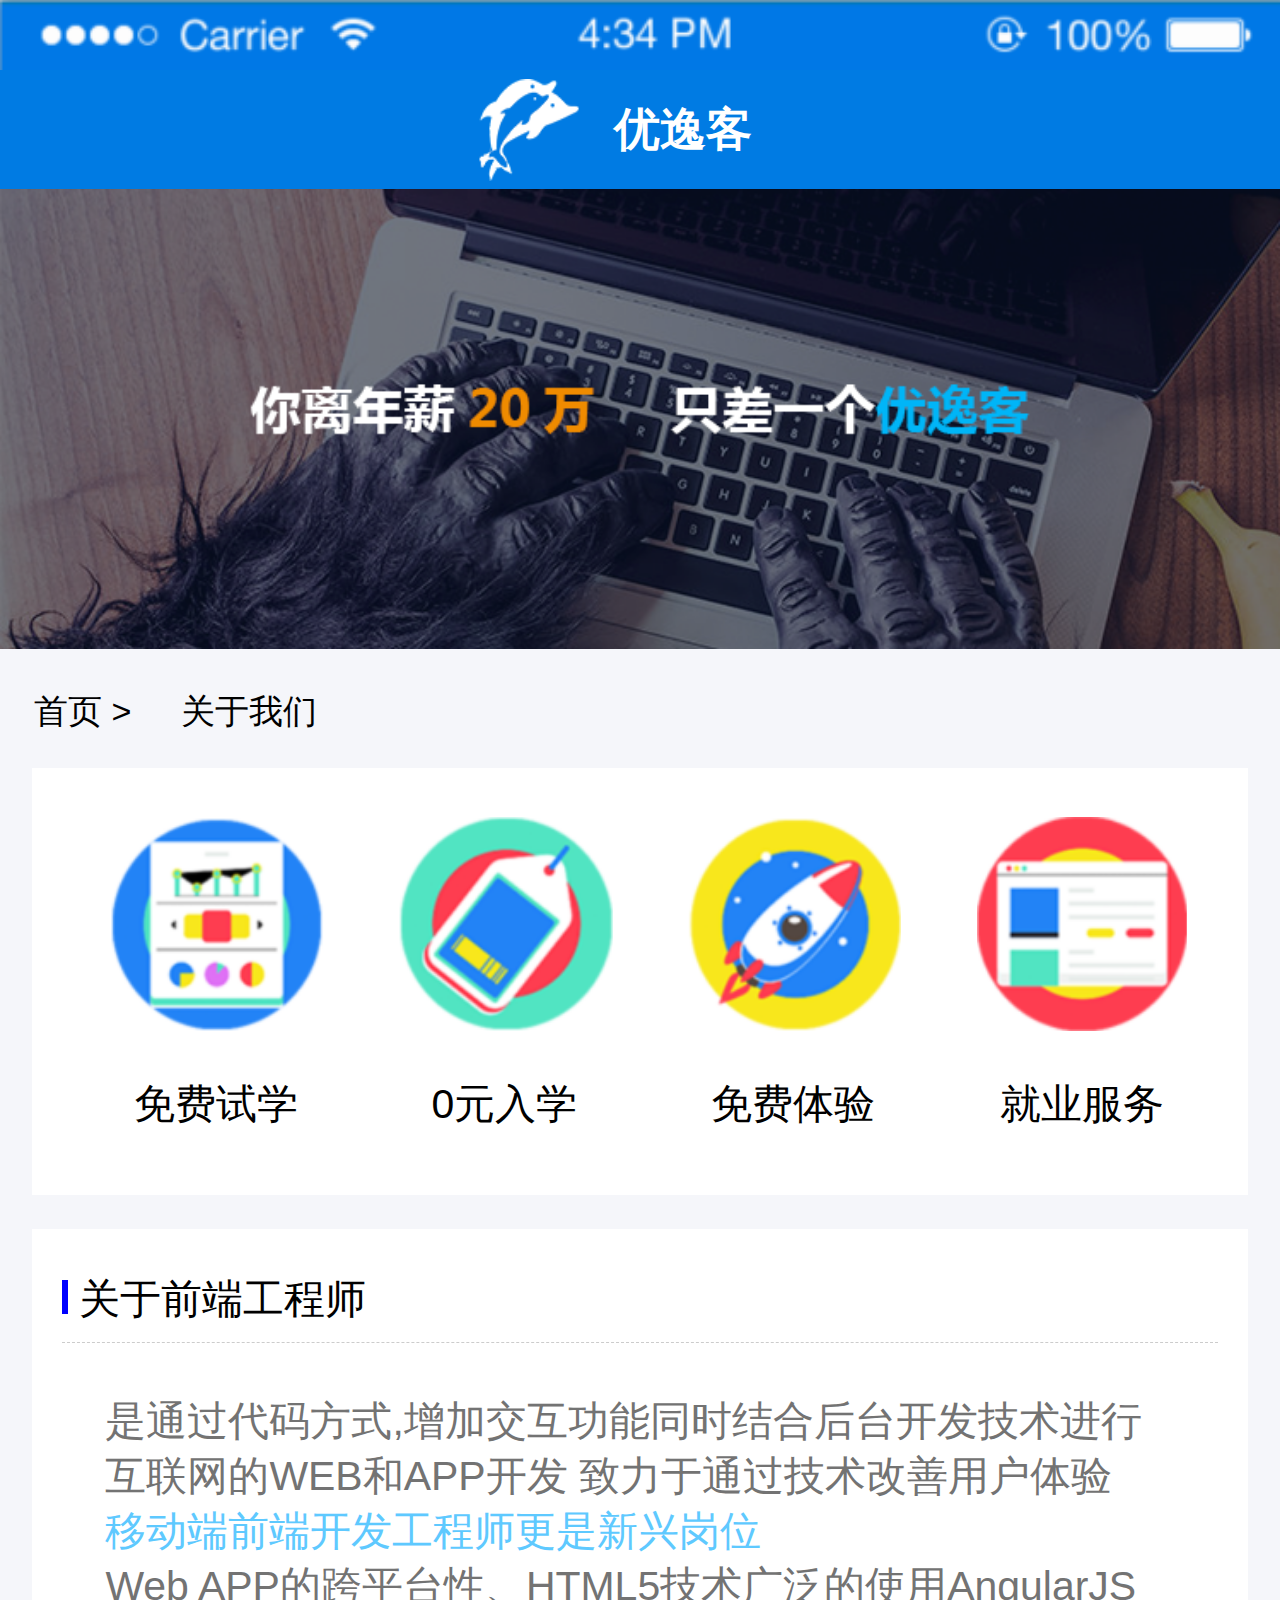
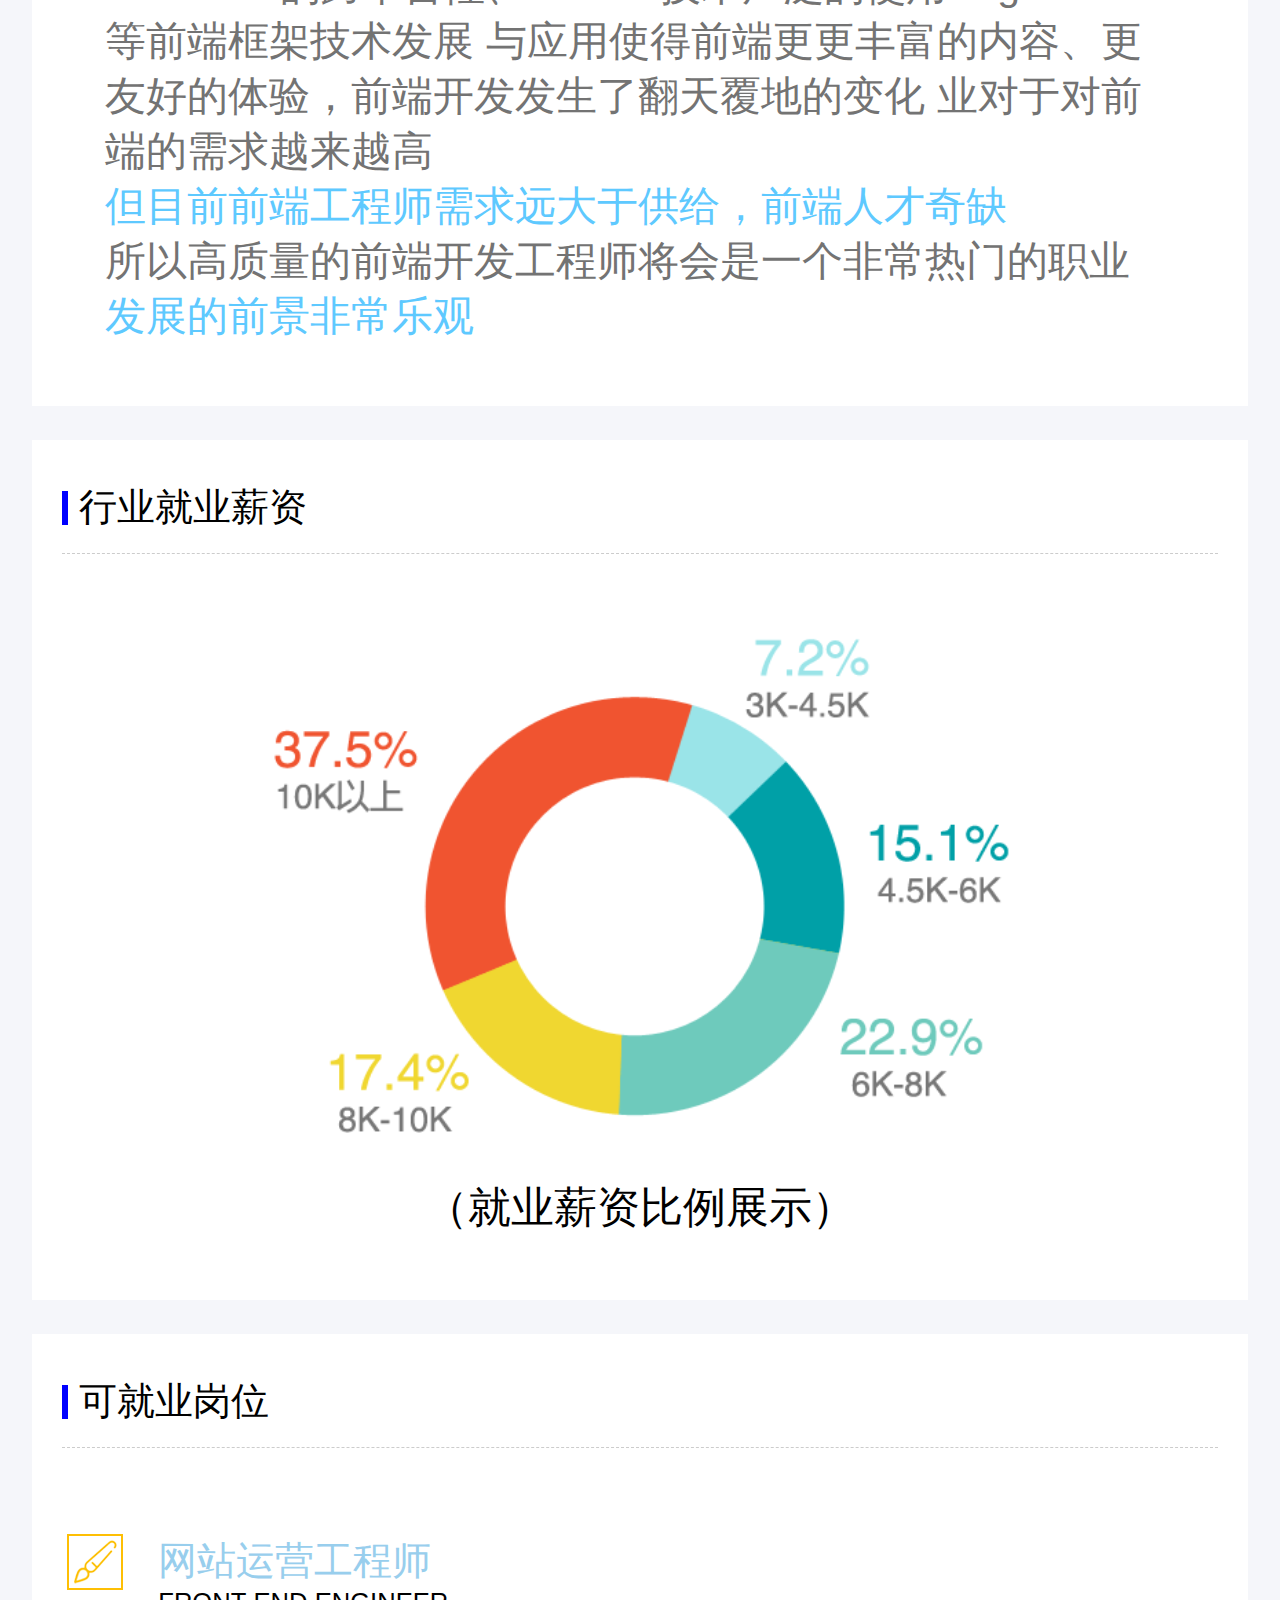
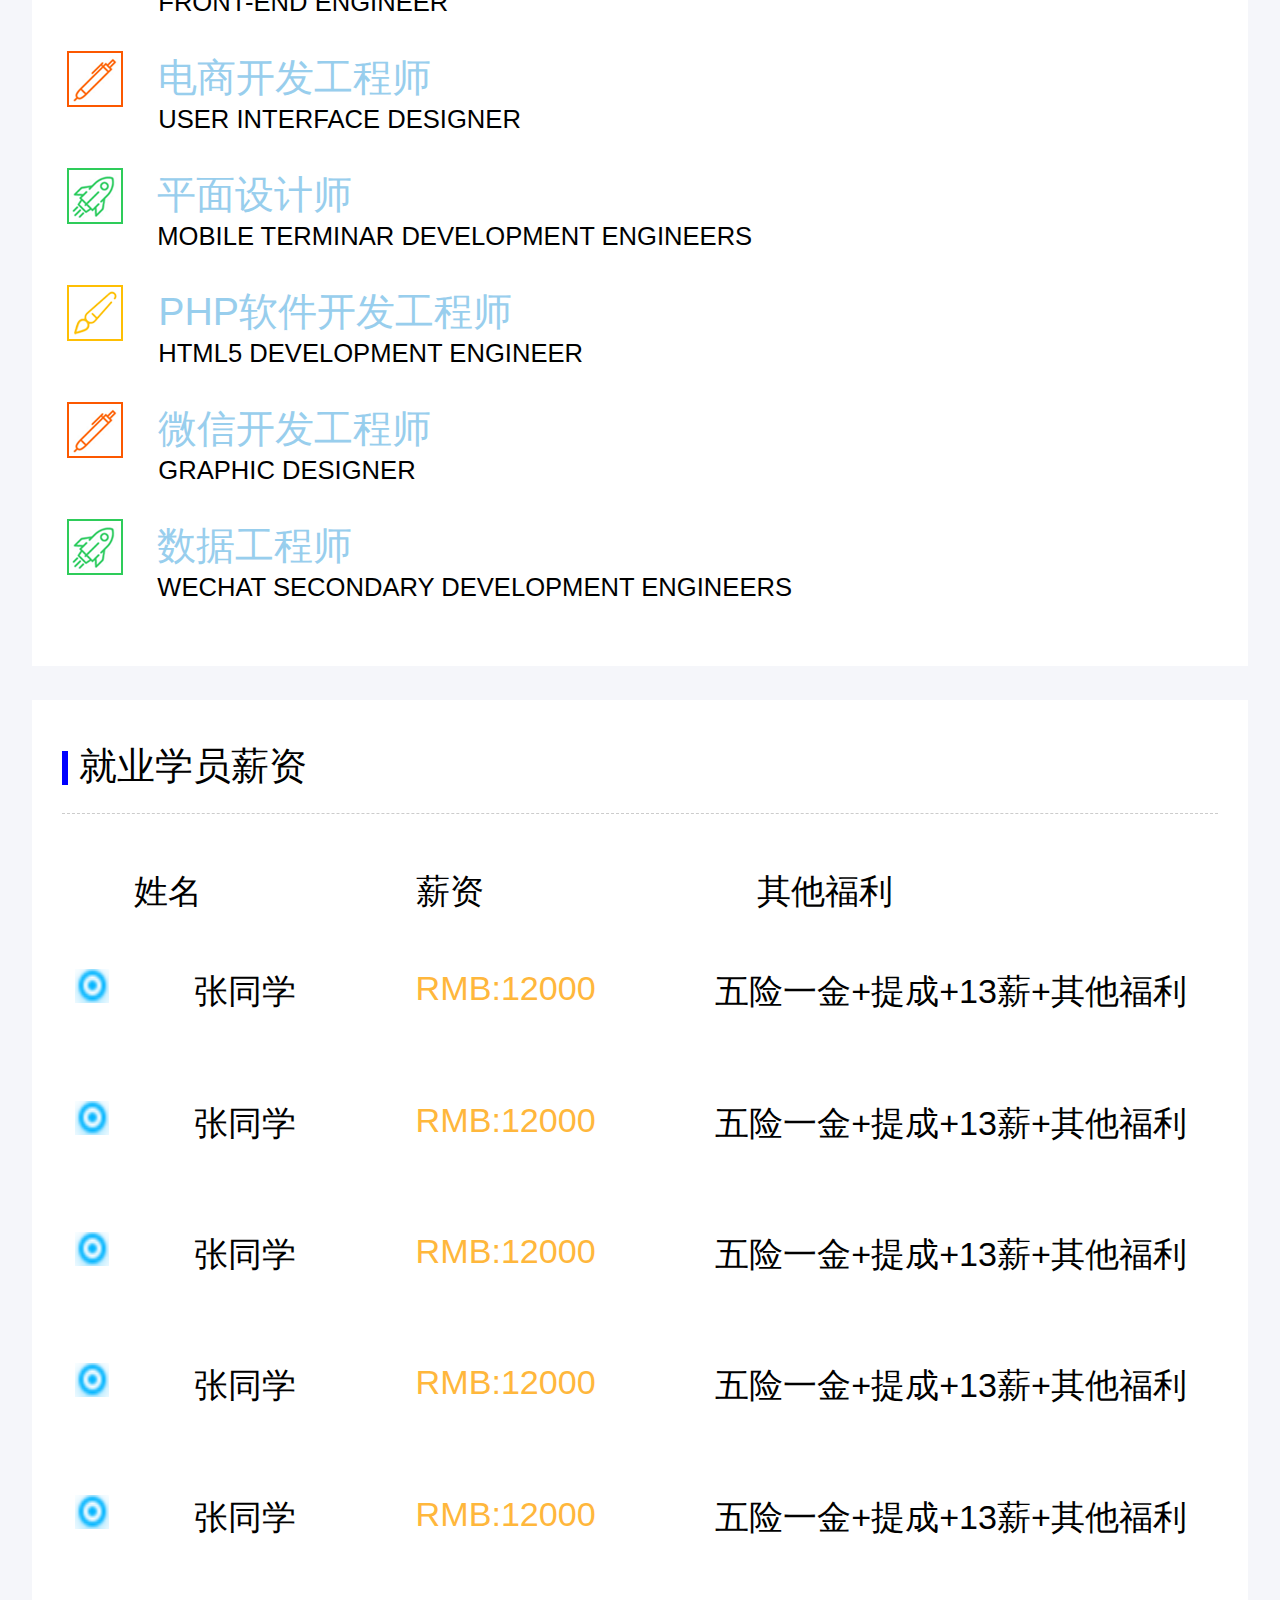
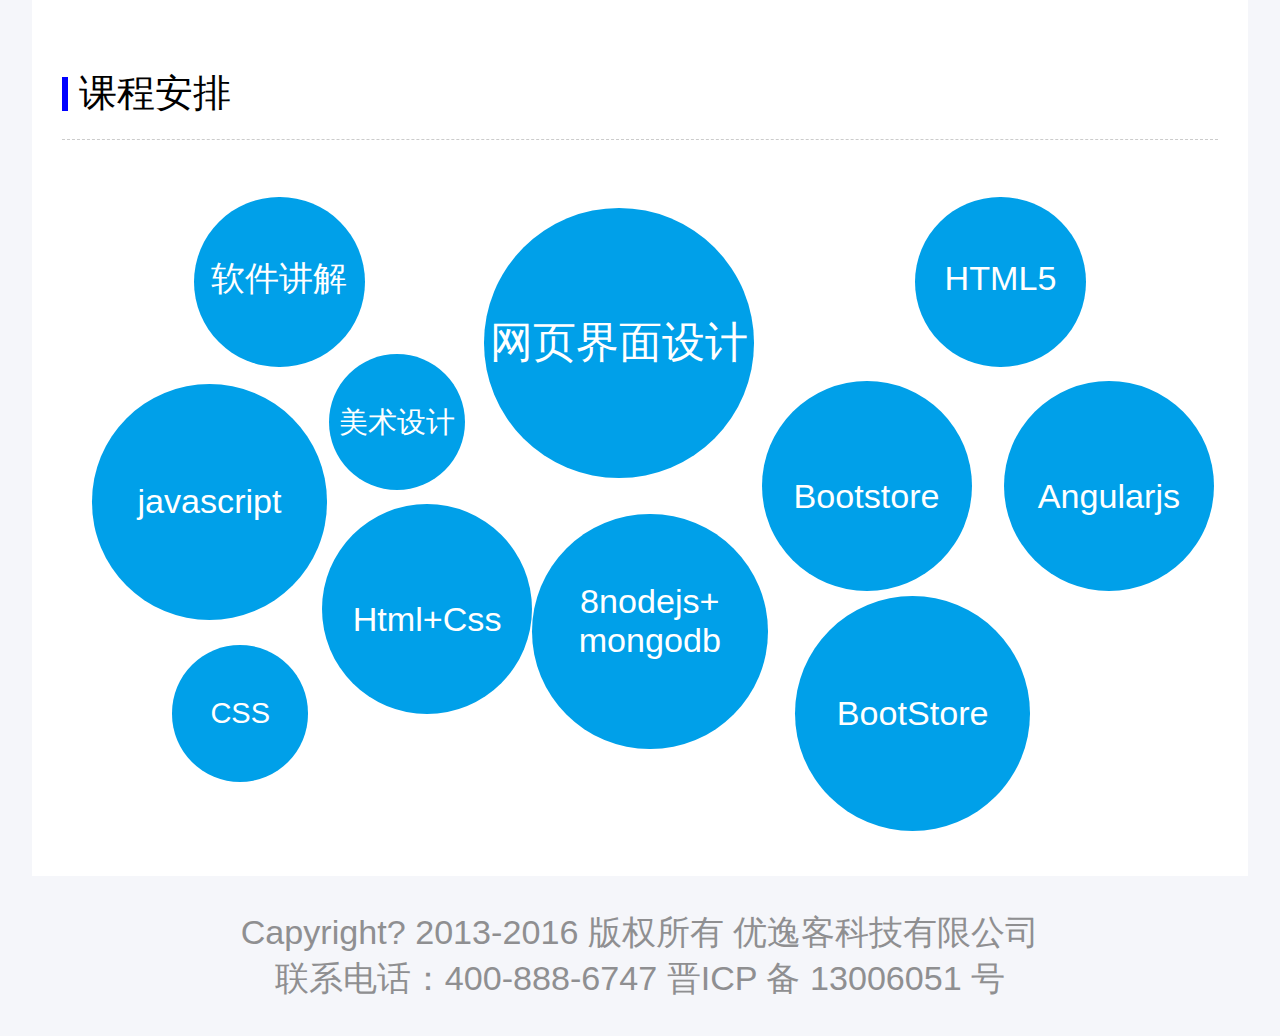
<file: qd.html>
<!doctype html>
<html lang="en">
<head>
        <meta charset="utf-8">
        <link rel="stylesheet" href="css/qd.css" />
        <link rel="stylesheet" href="css/coment.css" />    
        <meta name="x5-orientation" content="portrait | landscape"/>
        <meta name="screen-orientation" content="portrait">
        <meta name="x5-fullscreen" content="true"/>
        <meta name="full-screen" content="yes">
        <meta name="format-detection" content="telephone=no,email=no"/>
        <meta name="viewport" content="width=device-width,initial-scale=1,minimum-scale=1,maximum-scale=1,user-scalable=no" />
        <script src="js/rem.js"></script>
</head>
<body>
	<div class="dingbu">
		<img src="img/2017-04-07_091056.png" alt="" />
		
	</div>
	
	
		<div class="logo">
		<div class="left">
			<img src="img/logo.png"/>
		</div>
		<div class="right">
			<h3>优逸客</h3>
		</div>
	</div>
	
	<div class="banner">
	
		<img src="img/banner_02.png" alt="" />
	
	</div>
	
	
    <div class="hengzi">
		<a href="index.html"><span>首页&nbsp;>&nbsp;</span></a>
		<span>关于我们</span>
	</div>
	
	<div class="tu">
		<ul>
			<li>
				<img src="img/2017-04-07_223513.png" alt="" />
				<p>免费试学</p>
			</li>
						<li>
				<img src="img/2017-04-07_223528.png" alt="" />
				<p>0元入学</p>
			</li>
						</li>
						<li>
				<img src="img/2017-04-07_223542.png" alt="" />
				<p>免费体验</p>
			</li>
						</li>
						<li>
				<img src="img/2017-04-07_223557.png" alt="" />
				<p>就业服务</p>
			</li>
		</ul>
	</div>
	
	
	<div class="lou">
		<div class="top">
			<div class="left">
				
			</div>
			<span>关于前端工程师</span>
		</div>
		
		<div class="zhong">
			<p>是通过代码方式,增加交互功能同时结合后台开发技术进行互联网的WEB和APP开发
				致力于通过技术改善用户体验<br>
				<span>移动端前端开发工程师更是新兴岗位</span><br>
				<i>Web APP的跨平台性、HTML5技术广泛的使用AngularJS等前端框架技术发展
					与应用使得前端更更丰富的内容、更友好的体验，前端开发发生了翻天覆地的变化
                                     业对于对前端的需求越来越高</i><br>
                <span>但目前前端工程师需求远大于供给，前端人才奇缺</span><br>
                <i>所以高质量的前端开发工程师将会是一个非常热门的职业</i>
                <span>发展的前景非常乐观</span>
			</p>
		</div>
	</div>
	
	
	<div class="lou2">
		<div class="top">
			<div class="left">
			</div>
			<span>行业就业薪资</span>
		</div>
		<div class="zhong">
            <img src="img/pay.png" alt="" />
            <p>（就业薪资比例展示）</p>
		</div>
	</div>
	<div class="lou3">
		<div class="top">
			<div class="left">
			</div>
			<span>可就业岗位</span>
		</div>
		<div class="zhong">
             <ul>
             	<li>
             		<img src="img/jb1.png" alt="" />
             		<div class="zi">
             			<p>网站运营工程师</p>
             			<br>
             			<span>FRONT-END ENGINEER</span>
             		</div>
             	</li>
             	<li>
             		<img src="img/jb2.png" alt="" />
             		<div class="zi">
             			<p>电商开发工程师</p>
             			<br>
             			<span>USER INTERFACE DESIGNER</span>
             		</div>
             	</li>
             	<li>
             		<img src="img/jb3.png" alt="" />
             		<div class="zi">
             			<p>平面设计师</p>
             			<br>
             			<span>MOBILE TERMINAR DEVELOPMENT ENGINEERS</span>
             		</div>
             	</li>
             	<li>
             		<img src="img/jb1.png" alt="" />
             		<div class="zi">
             			<p>PHP软件开发工程师</p>
             			<br>
             			<span>HTML5 DEVELOPMENT ENGINEER</span>
             		</div>
             	</li>
             	<li>
             		<img src="img/jb2.png" alt="" />
             		<div class="zi">
             			<p>微信开发工程师</p>
             			<br>
             			<span>GRAPHIC DESIGNER</span>
             		</div>
             	</li>
             	<li>
             		<img src="img/jb3.png" alt="" />
             		<div class="zi">
             			<p>数据工程师</p>
             			<br>
             			<span>WECHAT SECONDARY DEVELOPMENT ENGINEERS</span>
             		</div>
             	</li>
             </ul>
		</div>
	</div>
	
	<div class="lou4">
		<div class="top">
			<div class="left">
			</div>
			<span>就业学员薪资</span>
		</div>
		<div class="zhong">
      
           <p>姓名 </p> <p class="p1">薪资</p>  
           <p>其他福利</p>
		</div>
		<div class="tx">
			<img src="img/2017-04-07_171413.png" alt="" />
			<p>张同学</p> <p class="p2">RMB:12000</p> <p>五险一金+提成+13薪+其他福利</p>
		</div>
		<div class="tx">
			<img src="img/2017-04-07_171413.png" alt="" />
			<p>张同学</p> <p class="p2">RMB:12000</p> <p>五险一金+提成+13薪+其他福利</p>
		</div>
		<div class="tx">
			<img src="img/2017-04-07_171413.png" alt="" />
			<p>张同学</p> <p class="p2">RMB:12000</p> <p>五险一金+提成+13薪+其他福利</p>
		</div>
		<div class="tx">
			<img src="img/2017-04-07_171413.png" alt="" />
			<p>张同学</p> <p class="p2">RMB:12000</p> <p>五险一金+提成+13薪+其他福利</p>
		</div>
		<div class="tx">
			<img src="img/2017-04-07_171413.png" alt="" />
			<p>张同学</p> <p class="p2">RMB:12000</p> <p>五险一金+提成+13薪+其他福利</p>
		</div>
	</div>
	
	
		<div class="lou5">
		<div class="top">
			<div class="left">
			</div>
			<span>课程安排</span>
		</div>
		
		<div class="zhong">
			<div class="z1">
				<p>网页界面设计</p>
			</div>
			<div class="z2">
				<p>软件讲解</p>
			</div>
		    <div class="z3">
				<p>HTML5</p>
			</div>
			 <div class="z4">
				<p>javascript</p>
			</div>
			 <div class="z5">
				<p>Angularjs</p>
			</div>
			 <div class="z6">
				<p>Bootstore</p>
			</div>
			<div class="z7">
				<p>美术设计</p>
			</div>
			 <div class="z8">
				<p>Html+Css</p>
			</div>
		    <div class="z9">
				<p>8nodejs+<br>mongodb</p>
			</div>
			 <div class="z10">
				<p>BootStore</p>
			</div>
			<div class="z11">
				<p>CSS</p>
			</div>
		</div>
		</div>
	
	<div class="dibu">
		<p>Capyright? 2013-2016 版权所有 优逸客科技有限公司</p>
		<p>联系电话：400-888-6747 晋ICP 备 13006051 号</p>
	</div>
	
	
</body>
</html>
</file>
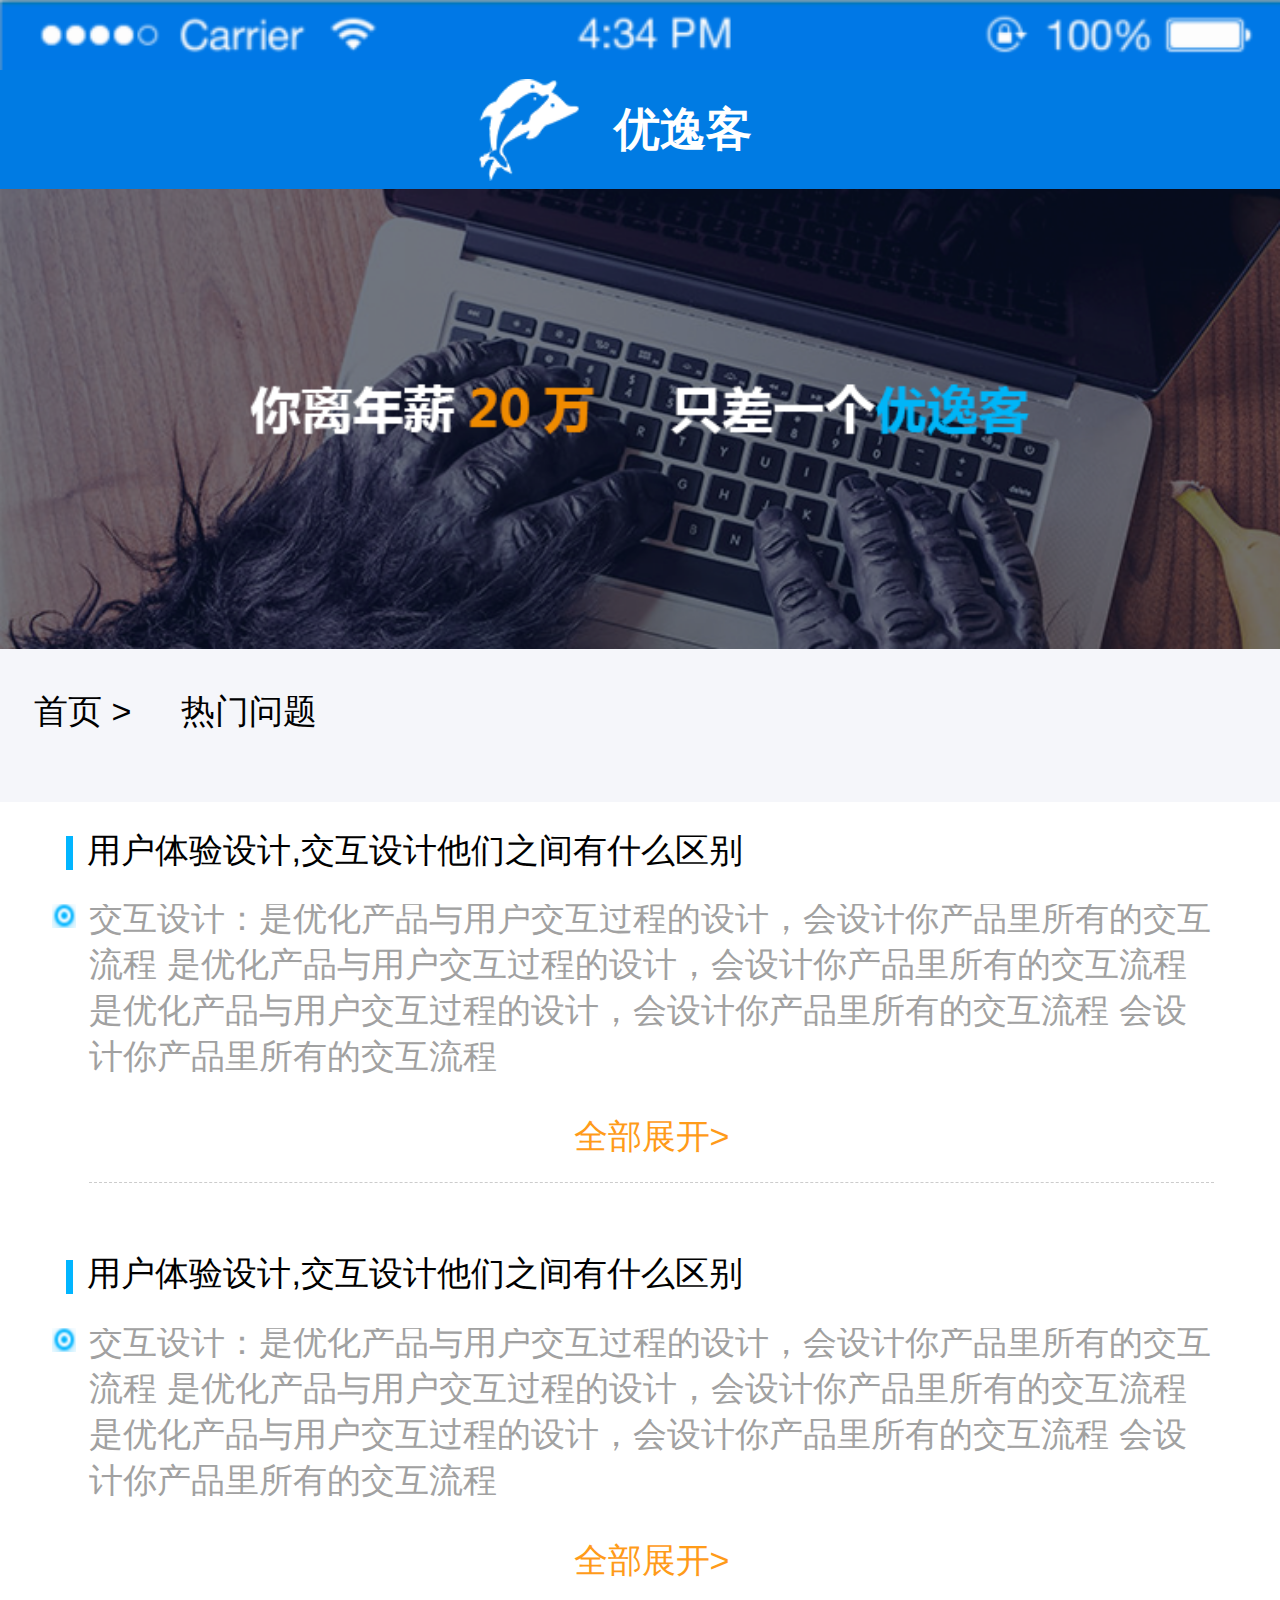
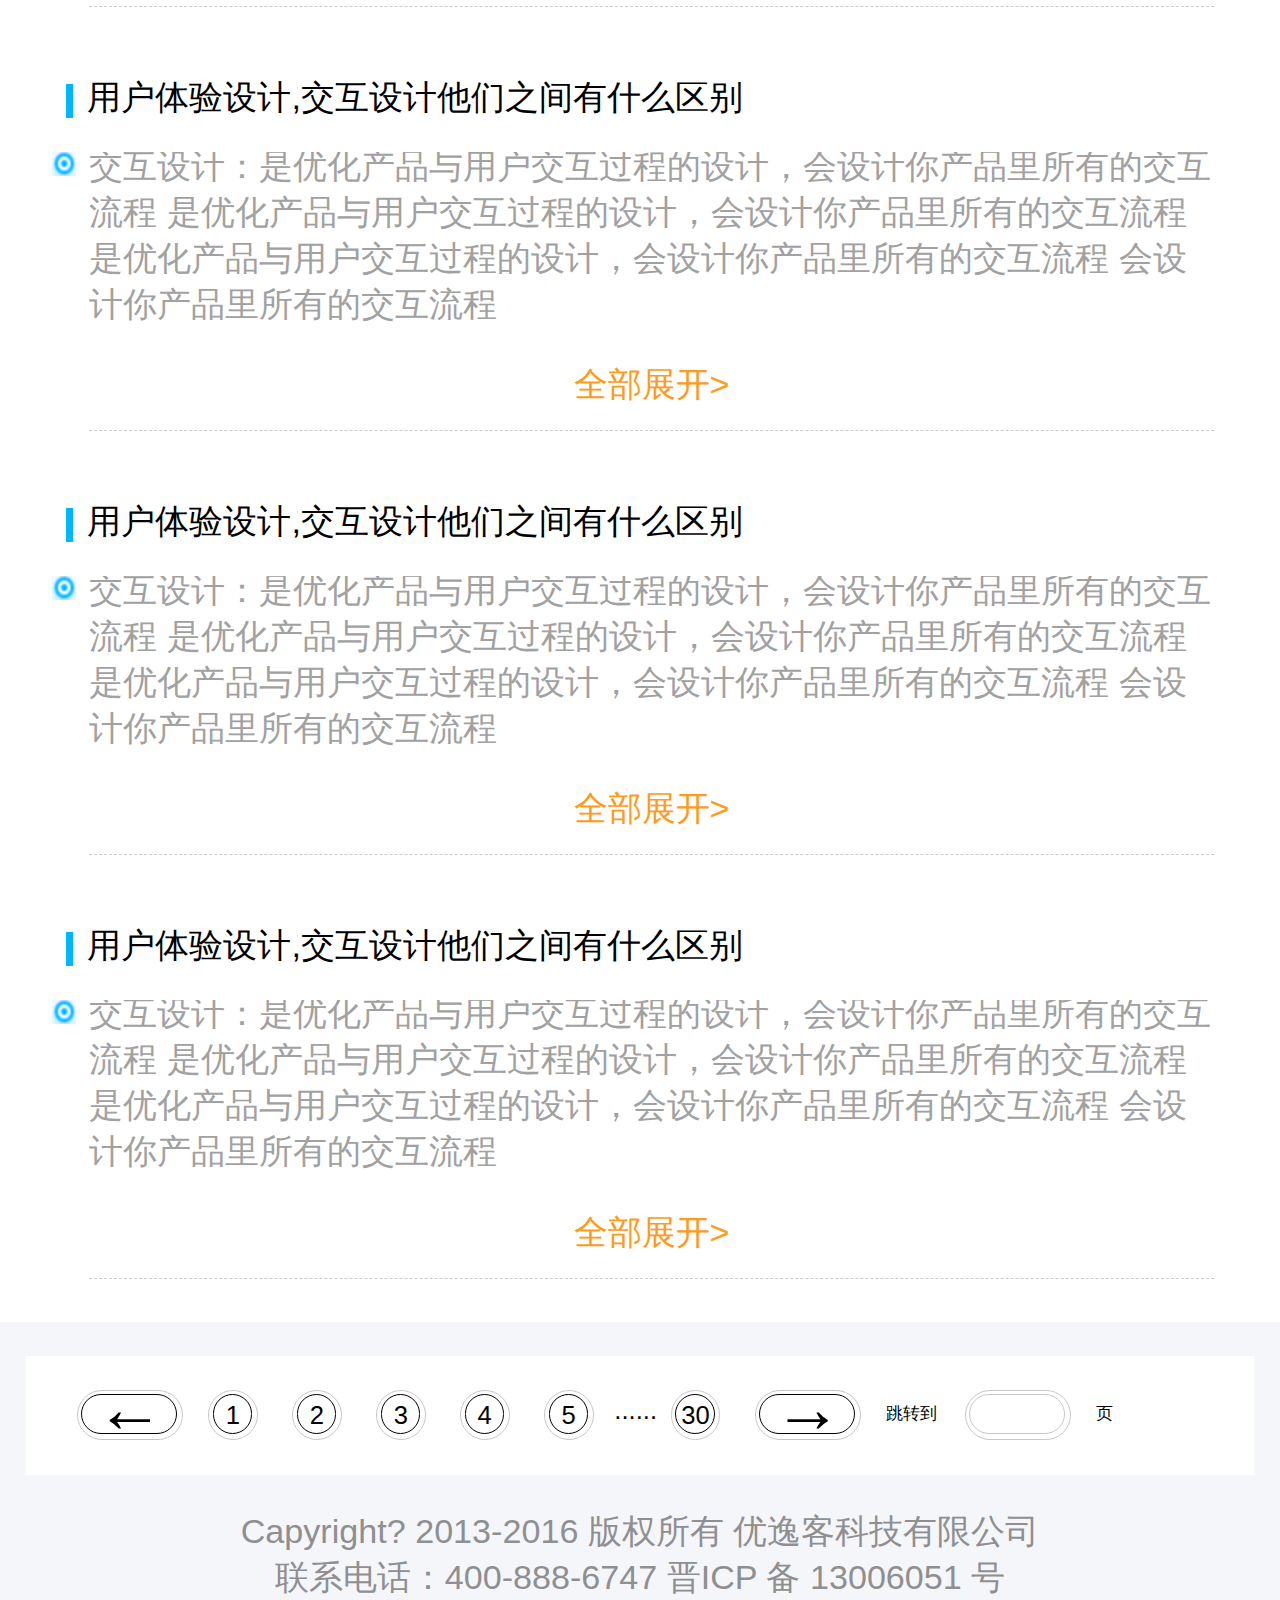
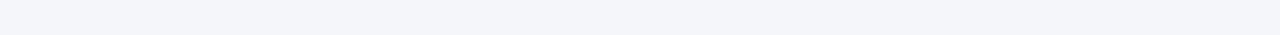
<file: rmwt.html>
<!doctype html>
<html lang="en">
<head>
        <meta charset="utf-8">
        <link rel="stylesheet" href="css/rmwt.css" />
        <link rel="stylesheet" href="css/coment.css" />    
        <meta name="x5-orientation" content="portrait | landscape"/>
        <meta name="screen-orientation" content="portrait">
        <meta name="x5-fullscreen" content="true"/>
        <meta name="full-screen" content="yes">
        <meta name="format-detection" content="telephone=no,email=no"/>
        <meta name="viewport" content="width=device-width,initial-scale=1,minimum-scale=1,maximum-scale=1,user-scalable=no" />
        <script src="js/rem.js"></script>
</head>
<body>
	<div class="dingbu">
		<img src="img/2017-04-07_091056.png" alt="" />
		
	</div>
	
	
	
	<div class="logo">
		<div class="left">
			<img src="img/logo.png"/>
		</div>
		<div class="right">
			<h3>优逸客</h3>
		</div>
	</div>
	
	<div class="banner">
		
		<img src="img/banner_02.png" alt="" />
	
	</div>
	
	
    <div class="hengzi">
	    <a href="index.html"><span>首页&nbsp;>&nbsp;</span></a>
	    <span>热门问题</span>
	</div>
	
    <div class="lou5">
    	  <div class="top">
    	  	<div class="left"></div>
    	  	<div class="span">
    	  	<span>用户体验设计,交互设计他们之间有什么区别</span>
    	  	</div>
    	  </div>
    	  <div class="top1">
    	  	<div class="left">
    	  		<img src="img/2017-04-07_171413.png" alt="" />
    	  	</div>
    	  	<div class="span">
    	  	<span>交互设计：是优化产品与用户交互过程的设计，会设计你产品里所有的交互流程
    	  	                 是优化产品与用户交互过程的设计，会设计你产品里所有的交互流程
    	  	                是优化产品与用户交互过程的设计，会设计你产品里所有的交互流程
    	  	会设计你产品里所有的交互流程</span>
    	  	
    	  	
    	     <div class="bottom">
    	  	<a href="rmwtxq.html">全部展开></a>
    	  	</div>
    	  	</div>
    	  </div>
    	  <div class="top">
    	  	<div class="left"></div>
    	  	<div class="span">
    	  	<span>用户体验设计,交互设计他们之间有什么区别</span>
    	  	</div>
    	  </div>
    	  <div class="top1">
    	  	<div class="left">
    	  		<img src="img/2017-04-07_171413.png" alt="" />
    	  	</div>
    	  	<div class="span">
    	  	<span>交互设计：是优化产品与用户交互过程的设计，会设计你产品里所有的交互流程
    	  	                 是优化产品与用户交互过程的设计，会设计你产品里所有的交互流程
    	  	                是优化产品与用户交互过程的设计，会设计你产品里所有的交互流程
    	  	会设计你产品里所有的交互流程</span>
    	  	
    	  	
    	  		 <div class="bottom">
    	  	<a href="rmwtxq.html">全部展开></a>
    	  	</div>
    	  	</div>
    	  </div>
    	  <div class="top">
    	  	<div class="left"></div>
    	  	<div class="span">
    	  	<span>用户体验设计,交互设计他们之间有什么区别</span>
    	  	</div>
    	  </div>
    	  <div class="top1">
    	  	<div class="left">
    	  		<img src="img/2017-04-07_171413.png" alt="" />
    	  	</div>
    	  	<div class="span">
    	  	<span>交互设计：是优化产品与用户交互过程的设计，会设计你产品里所有的交互流程
    	  	                 是优化产品与用户交互过程的设计，会设计你产品里所有的交互流程
    	  	                是优化产品与用户交互过程的设计，会设计你产品里所有的交互流程
    	  	会设计你产品里所有的交互流程</span>
    	  	
    	  	
    	  <div class="bottom">
    	  	<a href="rmwtxq.html">全部展开></a>
    	  	</div>
    	  	</div>
    	  </div>
    	  <div class="top">
    	  	<div class="left"></div>
    	  	<div class="span">
    	  	<span>用户体验设计,交互设计他们之间有什么区别</span>
    	  	</div>
    	  </div>
    	  <div class="top1">
    	  	<div class="left">
    	  		<img src="img/2017-04-07_171413.png" alt="" />
    	  	</div>
    	  	<div class="span">
    	  	<span>交互设计：是优化产品与用户交互过程的设计，会设计你产品里所有的交互流程
    	  	                 是优化产品与用户交互过程的设计，会设计你产品里所有的交互流程
    	  	                是优化产品与用户交互过程的设计，会设计你产品里所有的交互流程
    	  	会设计你产品里所有的交互流程</span>
    	  	
    	  	
    	  		 <div class="bottom">
    	  	<a href="rmwtxq.html">全部展开></a>
    	  	</div>
    	  	</div>
    	  </div>
    	  <div class="top">
    	  	<div class="left"></div>
    	  	<div class="span">
    	  	<span>用户体验设计,交互设计他们之间有什么区别</span>
    	  	</div>
    	  </div>
    	  <div class="top1">
    	  	<div class="left">
    	  		<img src="img/2017-04-07_171413.png" alt="" />
    	  	</div>
    	  	<div class="span">
    	  	<span>交互设计：是优化产品与用户交互过程的设计，会设计你产品里所有的交互流程
    	  	                 是优化产品与用户交互过程的设计，会设计你产品里所有的交互流程
    	  	                是优化产品与用户交互过程的设计，会设计你产品里所有的交互流程
    	  	会设计你产品里所有的交互流程</span>
    	  	
    	  	
    	  		 <div class="bottom">
    	  	<a href="rmwtxq.html">全部展开></a>
    	  	</div>
    	  	</div>
    	  </div>
    
    </div>

	
<div class="fenye1">
	   <a href="" class="a1">
	   	<div class="yuan">
	   		<div class="yuan1">
	   			<span>←</span>
	   		</div>
	   	</div>
	   </a>
	   <a href="" class="a2">
	   	<div class="yuan1">
	   		<div class="yuan2">
	   			<span>1</span>
	   		</div>
	   	</div>
	   </a>
	   <a href="" class="a3">
	   	<div class="yuan2">
	   		<div class="yuan3">
	   			<span>2</span>
	   		</div>
	   	</div>
	   </a>
	   <a href="" class="a4">
	   	<div class="yuan3">
	   		<div class="yuan4">
	   			<span>3</span>
	   		</div>
	   	</div>
	   </a>
	   <a href="" class="a5">
	   	<div class="yuan4">
	   		<div class="yuan5">
	   			<span>4</span>
	   		</div>
	   	</div>
	   </a>
	   <a href="" class="a6">
	   	<div class="yuan5">
	   		<div class="yuan6">
	   			<span>5</span>
	   		</div>
	   	</div>
	   </a>
	   <a href="" class="a7">
	   	   <div class="yuan6">
	   			<span>......</span>
	   	  </div>

	  </a>
	   <a href="" class="a8">
	   	<div class="yuan7">
	   		<div class="yuan8">
	   			<span>30</span>
	   		</div>
	   	</div>
	   </a>
	   <a href="" class="a1">
	   	<div class="yuan">
	   		<div class="yuan1">
	   			<span>→</span>
	   		</div>
	   	</div>
	   </a>
	   <div class="tiao">
	   		<div class="tiao1">
	   			<span>跳转到</span>
	   		</div>
	   </div>
	   <a href="" class="a11">
	   	<div class="yuan10">
	   		<div class="yuan11">
	   			<span></span>
	   		</div>
	   	</div>
	   </a>
	   <div class="tiao">
	   		<div class="tiao1">
	   			<span>页</span>
	   		</div>
	   </div>
</div>
	
	
	<div class="dibu">
		<p>Capyright? 2013-2016 版权所有 优逸客科技有限公司</p>
		<p>联系电话：400-888-6747 晋ICP 备 13006051 号</p>
	</div>
	
	
</body>
</html>
</file>
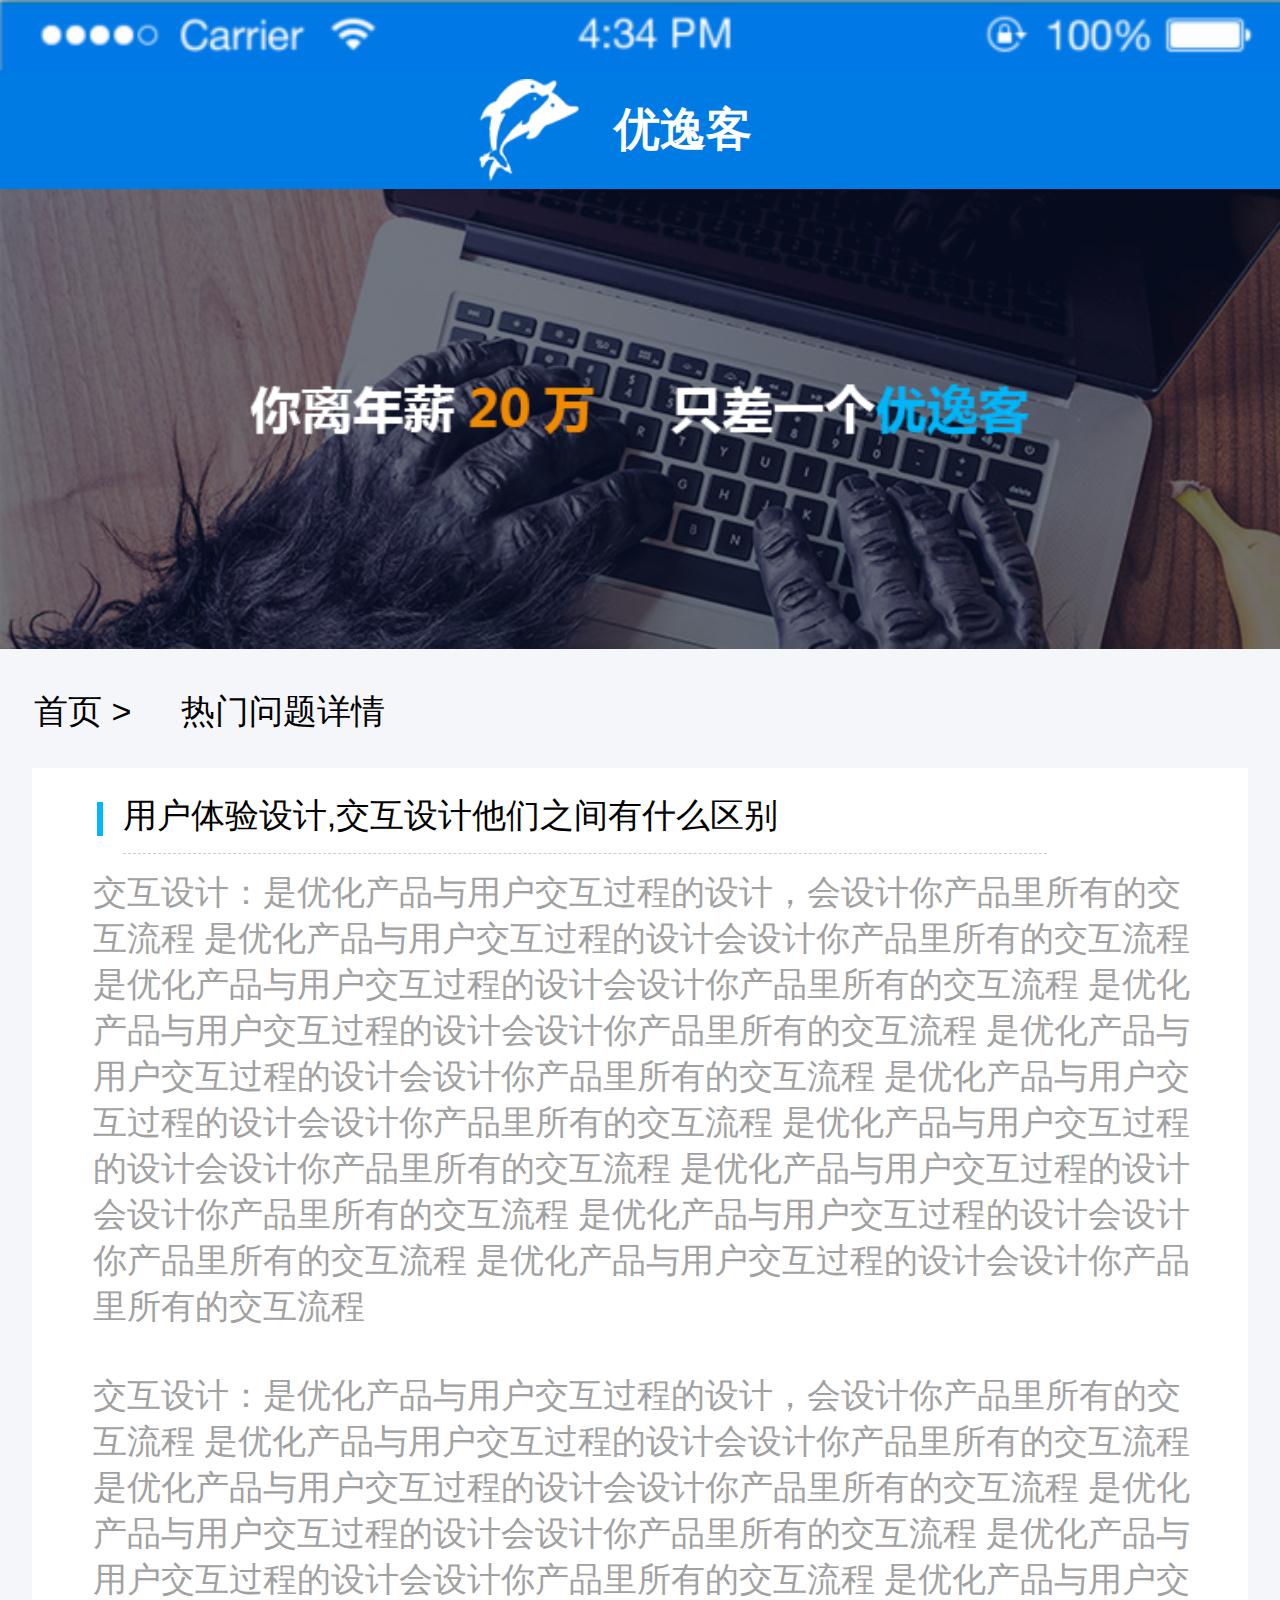
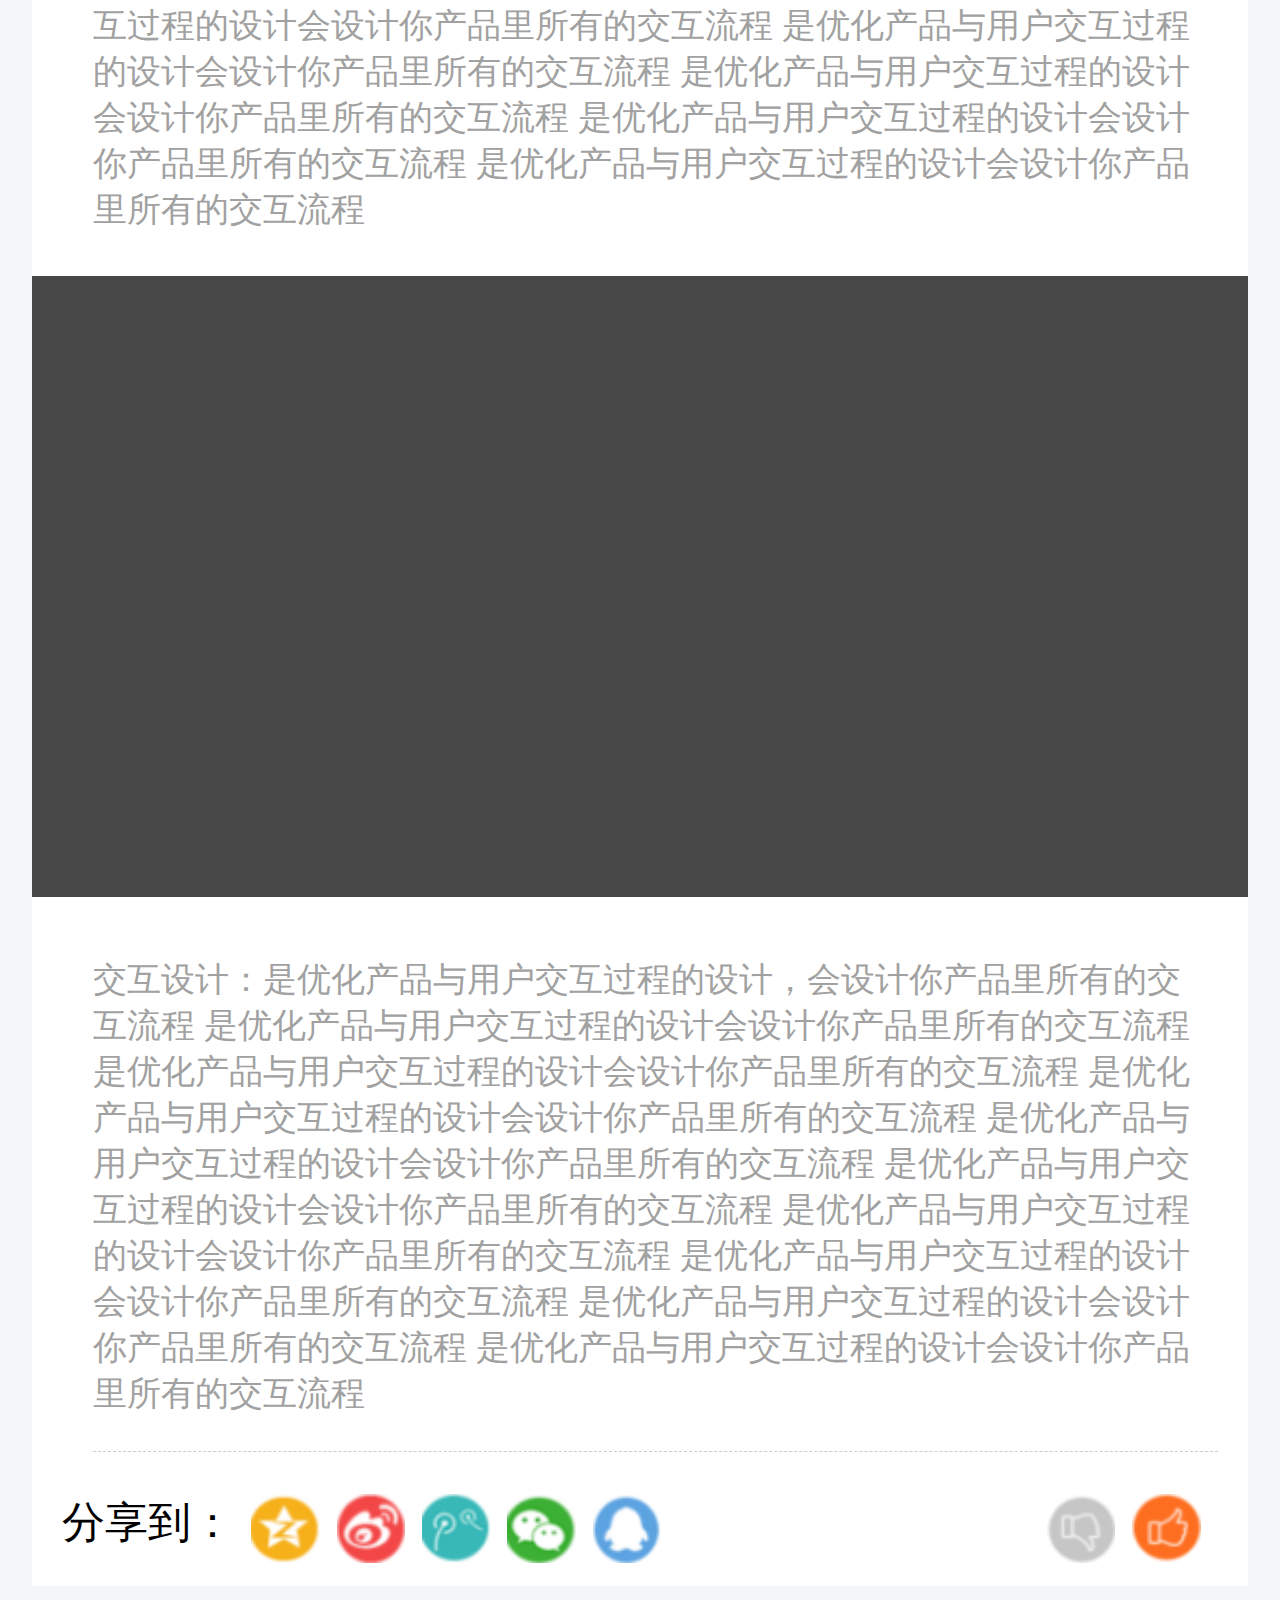
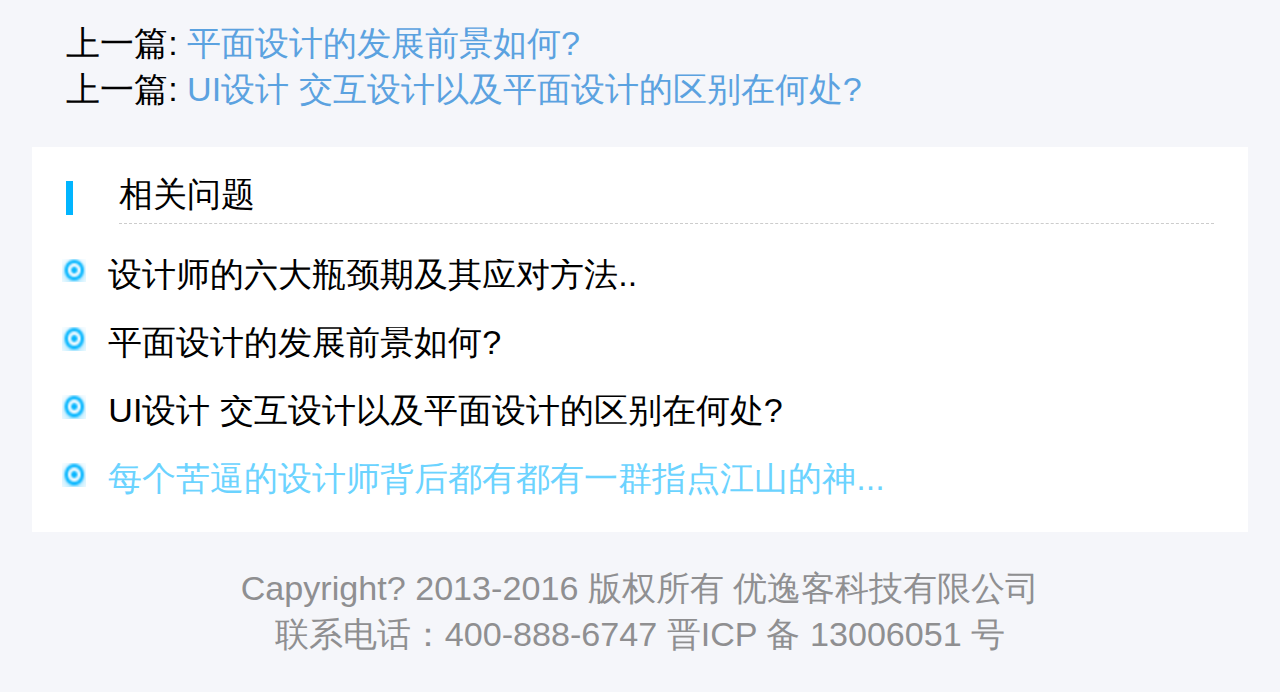
<file: rmwtxq.html>
<!doctype html>
<html lang="en">
<head>
        <meta charset="utf-8">
        <link rel="stylesheet" href="css/rmwtxq.css" />
        <link rel="stylesheet" href="css/coment.css" />    
        <meta name="x5-orientation" content="portrait | landscape"/>
        <meta name="screen-orientation" content="portrait">
        <meta name="x5-fullscreen" content="true"/>
        <meta name="full-screen" content="yes">
        <meta name="format-detection" content="telephone=no,email=no"/>
        <meta name="viewport" content="width=device-width,initial-scale=1,minimum-scale=1,maximum-scale=1,user-scalable=no" />
        <script src="js/rem.js"></script>
</head>
<body>
	<div class="dingbu">
		<img src="img/2017-04-07_091056.png" alt="" />
		
	</div>
	
	
		<div class="logo">
		<div class="left">
			<img src="img/logo.png"/>
		</div>
		<div class="right">
			<h3>优逸客</h3>
		</div>
	</div>
	
	<div class="banner">
		<a href="rmwt.html">
		<img src="img/banner_02.png" alt="" />
		</a>
	</div>
	
	
    <div class="hengzi">
		<a href="index.html"><span>首页&nbsp;>&nbsp;</span></a>
		<span>热门问题详情</span>
	</div>
	
    <div class="lou5">
    	  <div class="top">
    	  	<div class="left"></div>
    	  	<div class="span">
    	  	<span>用户体验设计,交互设计他们之间有什么区别</span>
    	  	</div>
    	  </div>
    	  <div class="top1">
    	  	<div class="span">
    	  	<span>交互设计：是优化产品与用户交互过程的设计，会设计你产品里所有的交互流程
    	  		  是优化产品与用户交互过程的设计会设计你产品里所有的交互流程
    	  		  是优化产品与用户交互过程的设计会设计你产品里所有的交互流程
    	  		  是优化产品与用户交互过程的设计会设计你产品里所有的交互流程
    	  		  是优化产品与用户交互过程的设计会设计你产品里所有的交互流程
    	  		  是优化产品与用户交互过程的设计会设计你产品里所有的交互流程
    	  		  是优化产品与用户交互过程的设计会设计你产品里所有的交互流程
    	  		  是优化产品与用户交互过程的设计会设计你产品里所有的交互流程
    	  		  是优化产品与用户交互过程的设计会设计你产品里所有的交互流程
    	  		  是优化产品与用户交互过程的设计会设计你产品里所有的交互流程
     	  	</span>
     	  	
    	  	<span>交互设计：是优化产品与用户交互过程的设计，会设计你产品里所有的交互流程
    	  		  是优化产品与用户交互过程的设计会设计你产品里所有的交互流程
    	  		  是优化产品与用户交互过程的设计会设计你产品里所有的交互流程
    	  		  是优化产品与用户交互过程的设计会设计你产品里所有的交互流程
    	  		  是优化产品与用户交互过程的设计会设计你产品里所有的交互流程
    	  		  是优化产品与用户交互过程的设计会设计你产品里所有的交互流程
    	  		  是优化产品与用户交互过程的设计会设计你产品里所有的交互流程
    	  		  是优化产品与用户交互过程的设计会设计你产品里所有的交互流程
    	  		  是优化产品与用户交互过程的设计会设计你产品里所有的交互流程
    	  		  是优化产品与用户交互过程的设计会设计你产品里所有的交互流程
     	  </span>     	  
    	   </div>    	  		
     	  </div>
      <div class="heng">
   	  </div>
    	  
    	  
     <div class="top2">
    	  	<div class="span">
    	  	<span>交互设计：是优化产品与用户交互过程的设计，会设计你产品里所有的交互流程
    	  		  是优化产品与用户交互过程的设计会设计你产品里所有的交互流程
    	  		  是优化产品与用户交互过程的设计会设计你产品里所有的交互流程
    	  		  是优化产品与用户交互过程的设计会设计你产品里所有的交互流程
    	  		  是优化产品与用户交互过程的设计会设计你产品里所有的交互流程
    	  		  是优化产品与用户交互过程的设计会设计你产品里所有的交互流程
    	  		  是优化产品与用户交互过程的设计会设计你产品里所有的交互流程
    	  		  是优化产品与用户交互过程的设计会设计你产品里所有的交互流程
    	  		  是优化产品与用户交互过程的设计会设计你产品里所有的交互流程
    	  		  是优化产品与用户交互过程的设计会设计你产品里所有的交互流程
     	  	</span>
     	   </div>
     	   
     	   <div class="fenxiang">
     	   	  <span>分享到：</span>
     	   	  <img src="img/2017-04-07_183053.png" alt="" />
     	   	  <img src="img/2017-04-07_183109.png" alt="" />
     	   	  <img src="img/2017-04-07_183127.png" alt="" />
     	   	  <img src="img/2017-04-07_183139.png" alt="" />
     	   	  <img src="img/2017-04-07_183150.png" alt="" />
     	   	  <img class="img1" src="img/2017-04-07_183159.png" alt="" />
     	   	  <img class="img1" src="img/2017-04-07_183208.png" alt="" />
     	   </div>
    </div>
    </div>
    
    <div class="syp">
    	<p>上一篇:&nbsp;<span>平面设计的发展前景如何?</span>
    	</p>
    	<p>上一篇:&nbsp;<span>UI设计 交互设计以及平面设计的区别在何处?</span>
    	</p>
    </div>
    
    <div class="xiangguan">
    	<div class="top">
    	  	<div class="left"></div>
    	  	<div class="span">
    	  	<span>相关问题</span>
    	  	</div>
    	  </div>
    	 <div class="top1">
    	  	<div class="left">
    	  		<img src="img/2017-04-07_171413.png" alt="" />
    	  	</div>
    	  	<div class="span">
                 <span>设计师的六大瓶颈期及其应对方法..</span>
    	  	</div>
    	  </div>
    	  <div class="top1">
    	  	<div class="left">
    	  		<img src="img/2017-04-07_171413.png" alt="" />
    	  	</div>
    	  	<div class="span">
                 <span>平面设计的发展前景如何?</span>
    	  	</div>
    	  </div>
    	      	  <div class="top1">
    	  	<div class="left">
    	  		<img src="img/2017-04-07_171413.png" alt="" />
    	  	</div>
    	  	<div class="span">
                 <span>UI设计 交互设计以及平面设计的区别在何处?</span>
    	  	</div>
    	  </div>
    	      	  <div class="top1">
    	  	<div class="left">
    	  		<img src="img/2017-04-07_171413.png" alt="" />
    	  	</div>
    	  	<div class="span span2">
                 <span>每个苦逼的设计师背后都有都有一群指点江山的神...</span>
    	  	</div>
    	  </div>
    </div>
    
	<div class="dibu">
		<p>Capyright? 2013-2016 版权所有 优逸客科技有限公司</p>
		<p>联系电话：400-888-6747 晋ICP 备 13006051 号</p>
	</div>
	
	
</body>
</html>
</file>
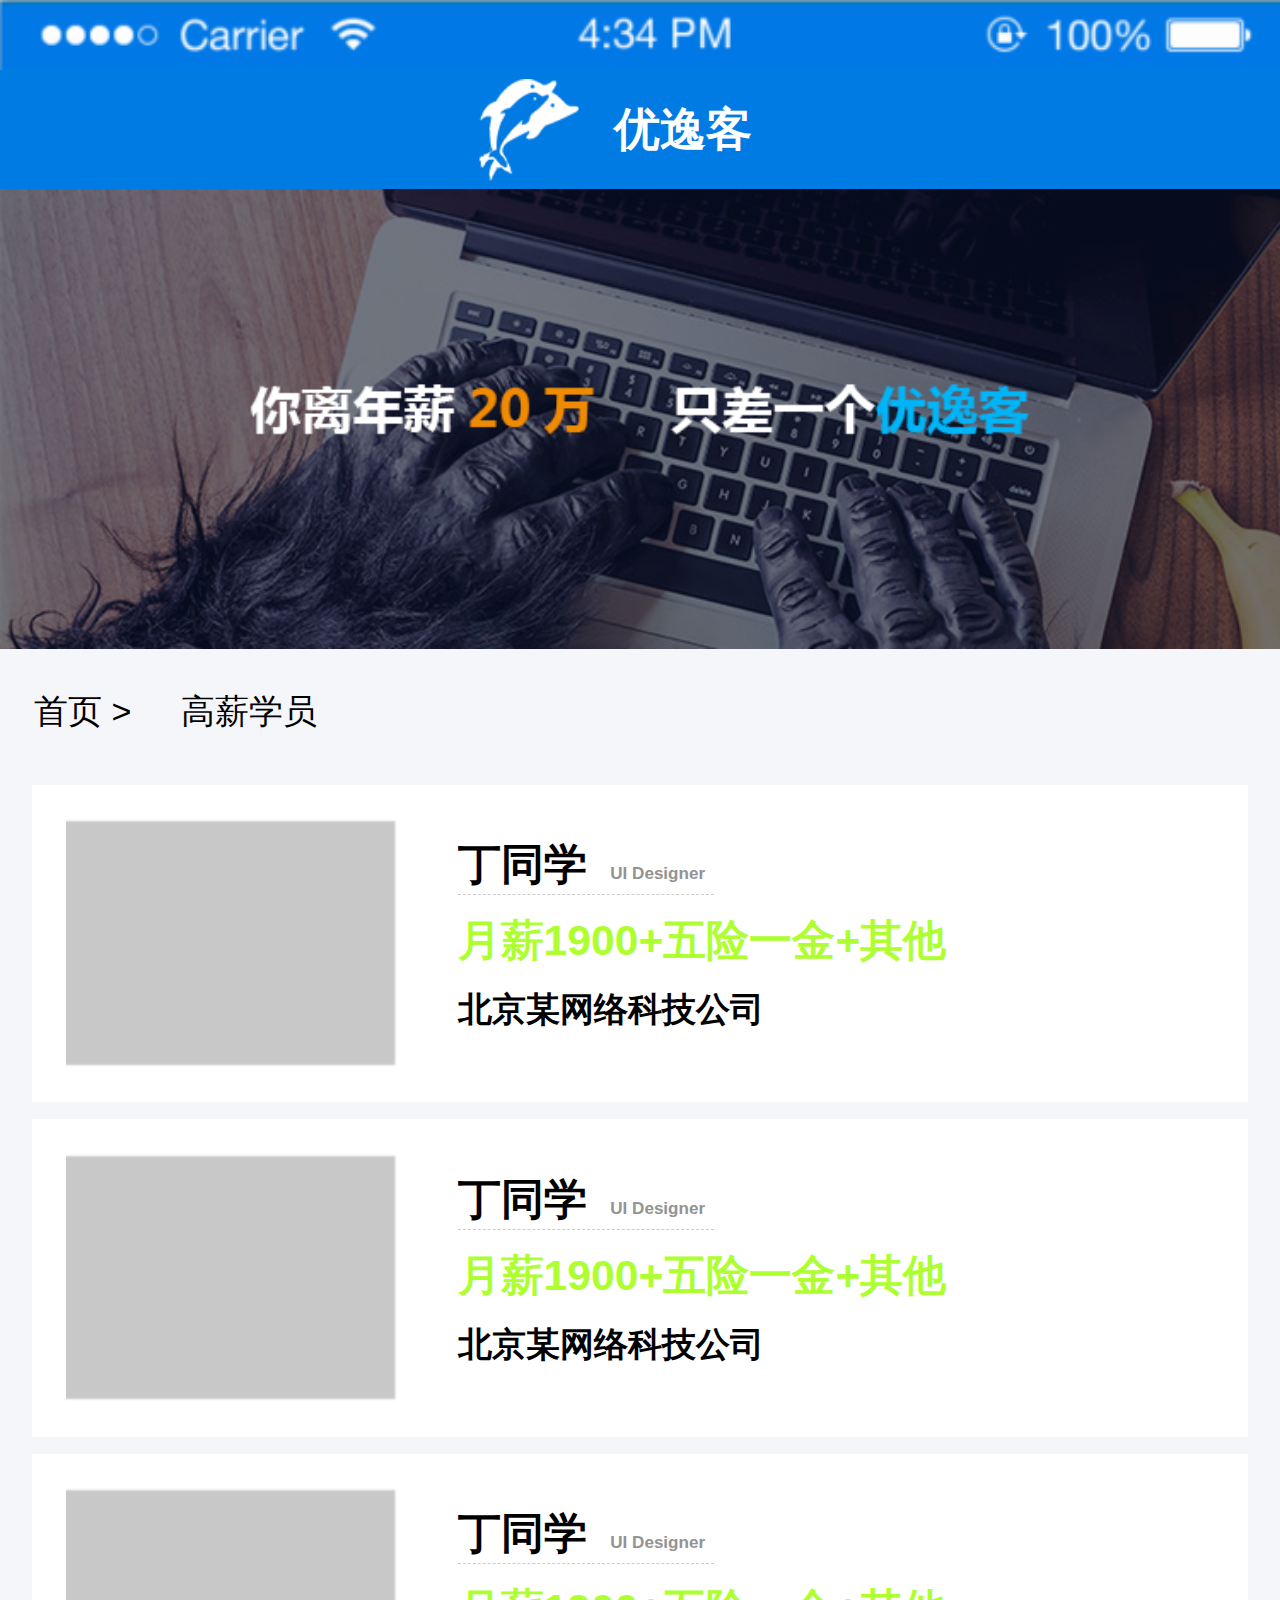
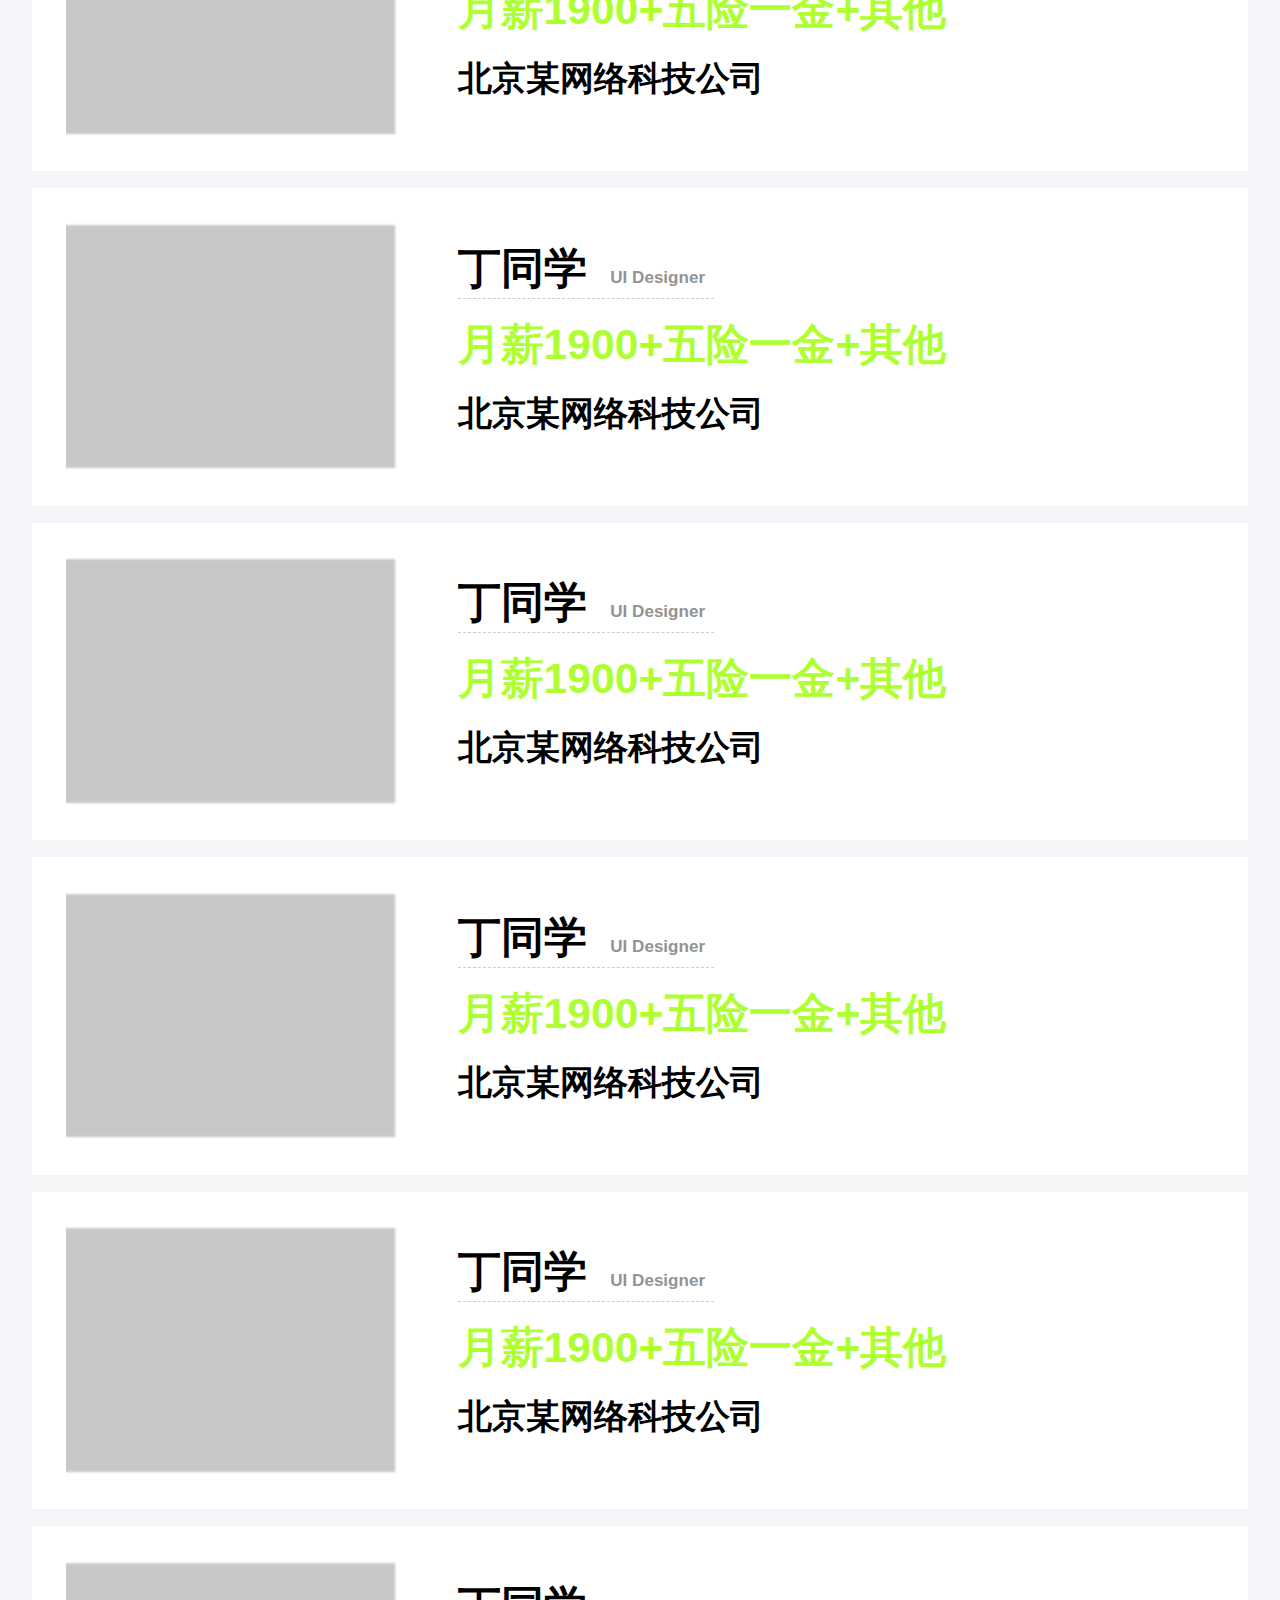
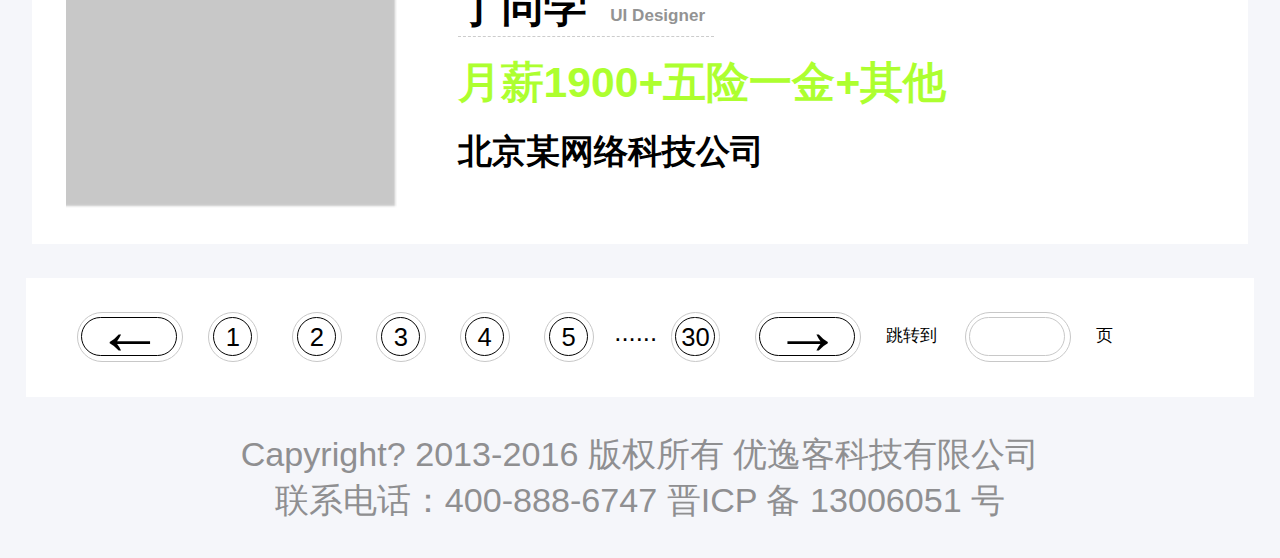
<file: yyk2.html>
<!doctype html>
<html lang="en">
<head>
        <meta charset="utf-8">
        <link rel="stylesheet" href="css/yyk2.css" />
        <link rel="stylesheet" href="css/coment.css" />    
        <meta name="x5-orientation" content="portrait | landscape"/>
        <meta name="screen-orientation" content="portrait">
        <meta name="x5-fullscreen" content="true"/>
        <meta name="full-screen" content="yes">
        <meta name="format-detection" content="telephone=no,email=no"/>
        <meta name="viewport" content="width=device-width,initial-scale=1,minimum-scale=1,maximum-scale=1,user-scalable=no" />
        <script src="js/rem.js"></script>
</head>
<body>
	<div class="dingbu">
		<!--<div class="right">
		<input type="text" placeholder="请输入您的电话号码"/>
		<!--<img src="img/2017-04-06_215928.png" alt="" />-->
		<!--</div>
		
		<input class="input1" type="text" placeholder="给你回电" />-->
		<img src="img/2017-04-07_091056.png" alt="" />
		
	</div>
	
	
		<div class="logo">
		<div class="left">
			<img src="img/logo.png"/>
		</div>
		<div class="right">
			<h3>优逸客</h3>
		</div>
	</div>
	
	<div class="banner">
		
		<img src="img/banner_02.png" alt="" />
		
	</div>
	
	<div class="hengzi">
		<a href="index.html"><span>首页&nbsp;>&nbsp;</span></a>
		<span>高薪学员</span>
	</div>
	
	
	<div class="lou8">
		<ul>
			<li>
				<img src="img/2017-04-07_090502.png" alt="" />
				<div class="zi">
				<h2>丁同学&nbsp; <span>UI Designer</span></h2>
				
				<h3>月薪1900+五险一金+其他</h3>
				<h4>北京某网络科技公司</h4>
				</div>
			</li>
			
		    <li>
				<img src="img/2017-04-07_090502.png" alt="" />
				<div class="zi">
				<h2>丁同学&nbsp; <span>UI Designer</span></h2>
				
				<h3>月薪1900+五险一金+其他</h3>
				<h4>北京某网络科技公司</h4>
				</div>
			</li>
					    <li>
				<img src="img/2017-04-07_090502.png" alt="" />
				<div class="zi">
				<h2>丁同学&nbsp; <span>UI Designer</span></h2>
				
				<h3>月薪1900+五险一金+其他</h3>
				<h4>北京某网络科技公司</h4>
				</div>
			</li>
					    <li>
				<img src="img/2017-04-07_090502.png" alt="" />
				<div class="zi">
				<h2>丁同学&nbsp; <span>UI Designer</span></h2>
				
				<h3>月薪1900+五险一金+其他</h3>
				<h4>北京某网络科技公司</h4>
				</div>
			</li>
					    <li>
				<img src="img/2017-04-07_090502.png" alt="" />
				<div class="zi">
				<h2>丁同学&nbsp; <span>UI Designer</span></h2>
				
				<h3>月薪1900+五险一金+其他</h3>
				<h4>北京某网络科技公司</h4>
				</div>
			</li>
					    <li>
				<img src="img/2017-04-07_090502.png" alt="" />
				<div class="zi">
				<h2>丁同学&nbsp; <span>UI Designer</span></h2>
				
				<h3>月薪1900+五险一金+其他</h3>
				<h4>北京某网络科技公司</h4>
				</div>
			</li>
					    <li>
				<img src="img/2017-04-07_090502.png" alt="" />
				<div class="zi">
				<h2>丁同学&nbsp; <span>UI Designer</span></h2>
				
				<h3>月薪1900+五险一金+其他</h3>
				<h4>北京某网络科技公司</h4>
				</div>
			</li>
					    <li>
				<img src="img/2017-04-07_090502.png" alt="" />
				<div class="zi">
				<h2>丁同学&nbsp; <span>UI Designer</span></h2>
				
				<h3>月薪1900+五险一金+其他</h3>
				<h4>北京某网络科技公司</h4>
				</div>
			</li>
		</ul>
	</div>
	
	
<div class="fenye1">
	   <a href="" class="a1">
	   	<div class="yuan">
	   		<div class="yuan1">
	   			<span>←</span>
	   		</div>
	   	</div>
	   </a>
	   <a href="" class="a2">
	   	<div class="yuan1">
	   		<div class="yuan2">
	   			<span>1</span>
	   		</div>
	   	</div>
	   </a>
	   <a href="" class="a3">
	   	<div class="yuan2">
	   		<div class="yuan3">
	   			<span>2</span>
	   		</div>
	   	</div>
	   </a>
	   <a href="" class="a4">
	   	<div class="yuan3">
	   		<div class="yuan4">
	   			<span>3</span>
	   		</div>
	   	</div>
	   </a>
	   <a href="" class="a5">
	   	<div class="yuan4">
	   		<div class="yuan5">
	   			<span>4</span>
	   		</div>
	   	</div>
	   </a>
	   <a href="" class="a6">
	   	<div class="yuan5">
	   		<div class="yuan6">
	   			<span>5</span>
	   		</div>
	   	</div>
	   </a>
	   <a href="" class="a7">
	   	   <div class="yuan6">
	   			<span>......</span>
	   	  </div>

	  </a>
	   <a href="" class="a8">
	   	<div class="yuan7">
	   		<div class="yuan8">
	   			<span>30</span>
	   		</div>
	   	</div>
	   </a>
	   <a href="" class="a1">
	   	<div class="yuan">
	   		<div class="yuan1">
	   			<span>→</span>
	   		</div>
	   	</div>
	   </a>
	   <div class="tiao">
	   		<div class="tiao1">
	   			<span>跳转到</span>
	   		</div>
	   </div>
	   <a href="" class="a11">
	   	<div class="yuan10">
	   		<div class="yuan11">
	   			<span></span>
	   		</div>
	   	</div>
	   </a>
	   <div class="tiao">
	   		<div class="tiao1">
	   			<span>页</span>
	   		</div>
	   </div>
</div>
	
	<div class="dibu">
		<p>Capyright? 2013-2016 版权所有 优逸客科技有限公司</p>
		<p>联系电话：400-888-6747 晋ICP 备 13006051 号</p>
	</div>
</body>
</html>
</file>
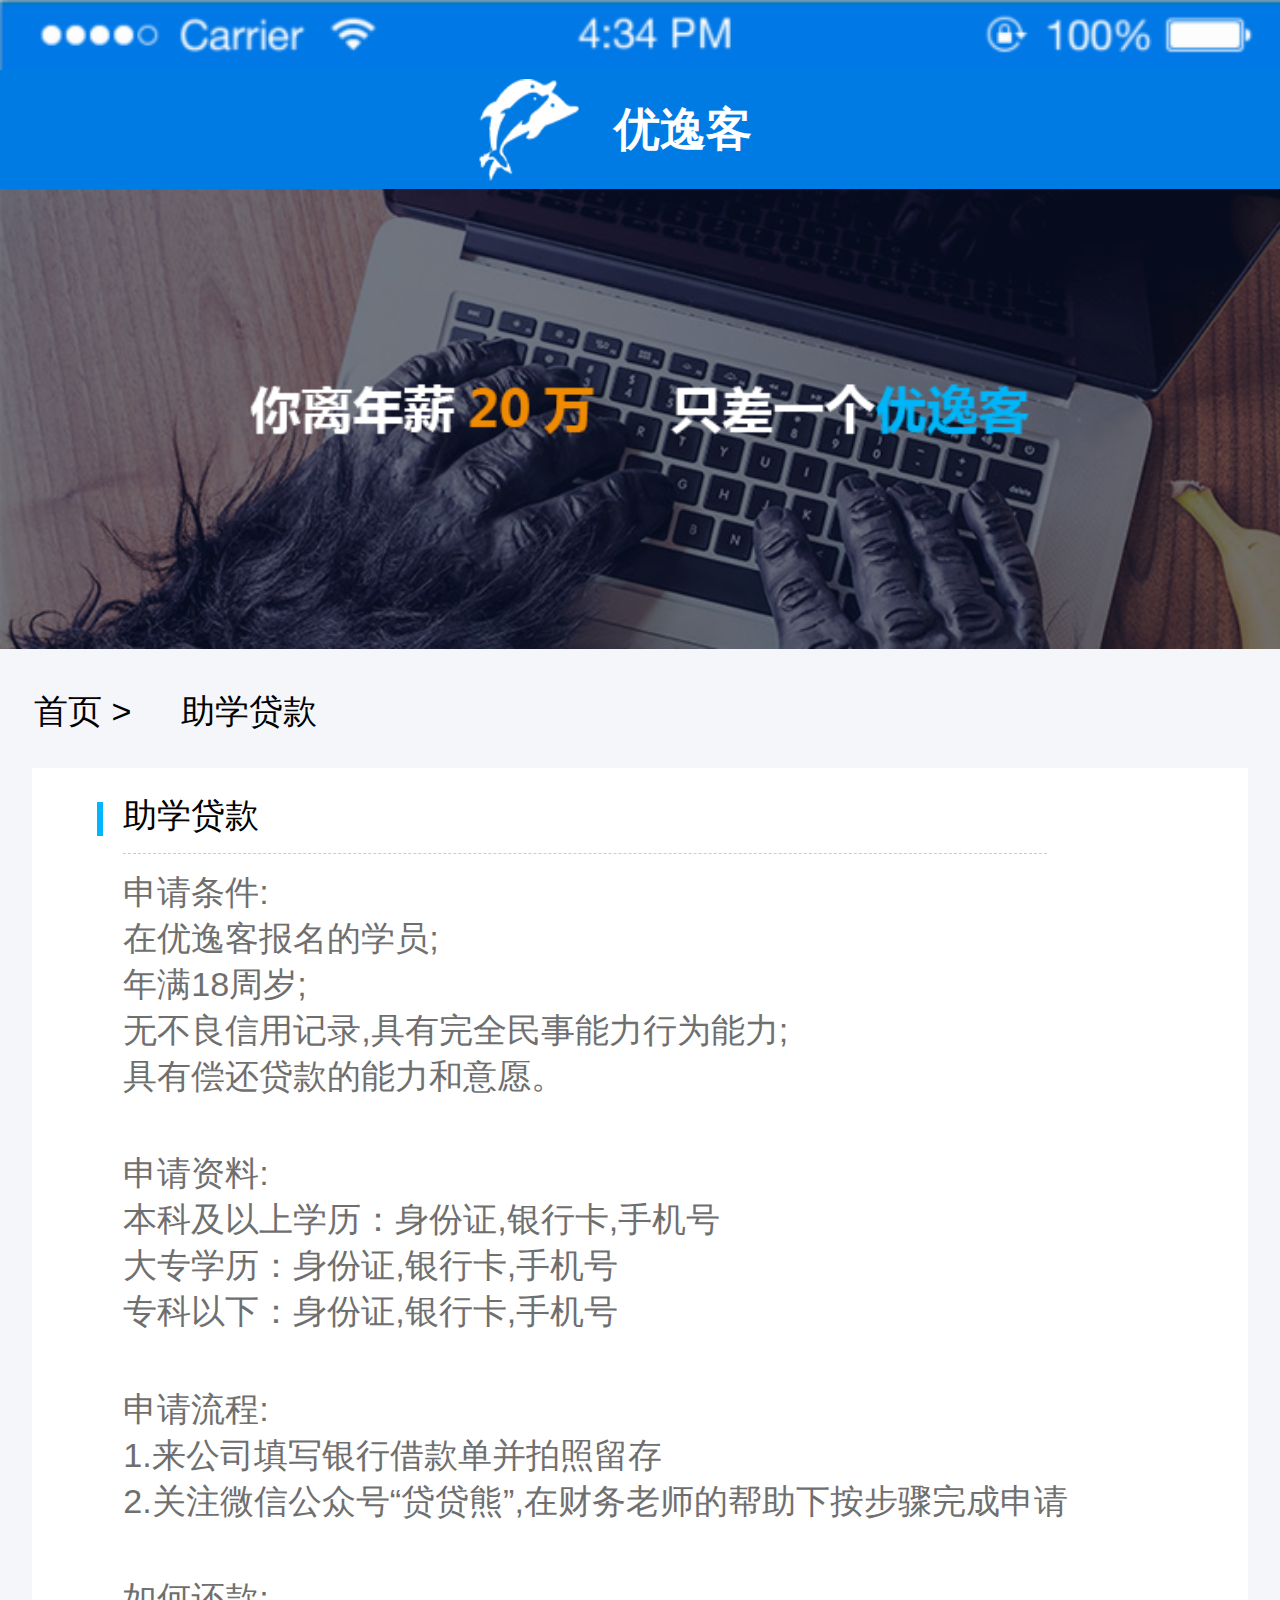
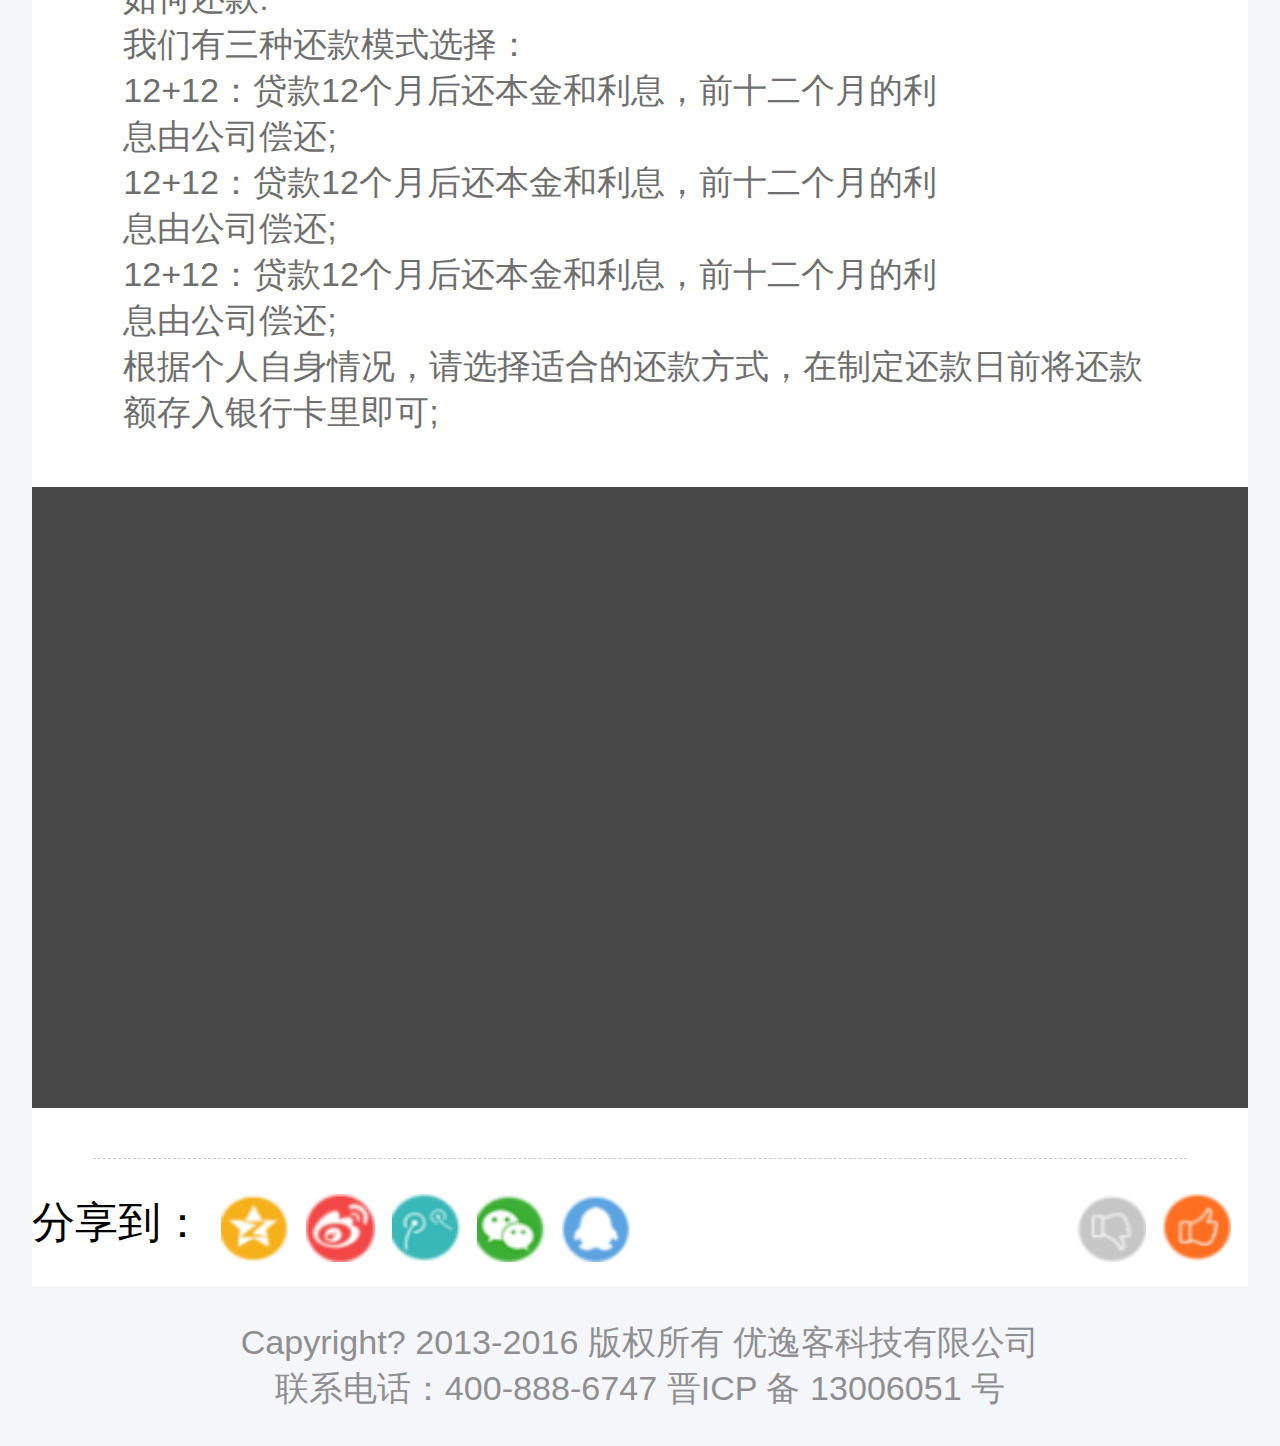
<file: zxdk.html>
<!doctype html>
<html lang="en">
<head>
        <meta charset="utf-8">
        <link rel="stylesheet" href="css/zxdk.css" />
        <link rel="stylesheet" href="css/coment.css" />    
        <meta name="x5-orientation" content="portrait | landscape"/>
        <meta name="screen-orientation" content="portrait">
        <meta name="x5-fullscreen" content="true"/>
        <meta name="full-screen" content="yes">
        <meta name="format-detection" content="telephone=no,email=no"/>
        <meta name="viewport" content="width=device-width,initial-scale=1,minimum-scale=1,maximum-scale=1,user-scalable=no" />
        <script src="js/rem.js"></script>
</head>
<body>
	<div class="dingbu">
		<img src="img/2017-04-07_091056.png" alt="" />		
	</div>	
	<div class="logo">
		<div class="left">
			<img src="img/logo.png"/>
		</div>
		<div class="right">
			<h3>优逸客</h3>
		</div>
	</div>
	<div class="banner">
		
		<img src="img/banner_02.png" alt="" />
		
	</div>
	
	
    <div class="hengzi">
		<a href="index.html"><span>首页&nbsp;>&nbsp;</span></a>
		<span>助学贷款</span>
	</div>
	
    <div class="lou5">
    	  <div class="top">
    	  	<div class="left"></div>
    	  	<div class="span">
    	  	<span>助学贷款</span>
    	  	</div>
    	  </div>
    	  
    	  
    	  <div class="shen">
    	  	 <p>申请条件:</p>
    	  	 <p>在优逸客报名的学员;</p>
    	  	 <p>年满18周岁;</p>
    	  	 <p>无不良信用记录,具有完全民事能力行为能力;</p>
    	  	 <p>具有偿还贷款的能力和意愿。</p>
    	  </div>
    	 
    	  
    	  
    	  <div class="shen">
    	  	 <p>申请资料:</p>
    	  	 <p>本科及以上学历：身份证,银行卡,手机号</p>
    	  	 <p>大专学历：身份证,银行卡,手机号</p>
    	  	 <p>专科以下：身份证,银行卡,手机号</p>
    	  </div>
    	  
    	      	  
    	  <div class="shen">
    	  	 <p>申请流程:</p>
    	  	 <p>1.来公司填写银行借款单并拍照留存</p>
    	  	 <p>2.关注微信公众号“贷贷熊”,在财务老师的帮助下按步骤完成申请</p>

    	  </div>
    	  
    	      	  
    	  <div class="shen">
    	  	 <p>如何还款:</p>
    	  	 <p>我们有三种还款模式选择：</p>
    	  	 <p>12+12：贷款12个月后还本金和利息，前十二个月的利<br>息由公司偿还;</p>
    	  	 <p>12+12：贷款12个月后还本金和利息，前十二个月的利<br>息由公司偿还;</p>
    	  	 <p>12+12：贷款12个月后还本金和利息，前十二个月的利<br>息由公司偿还;</p>
    	  	 <p>根据个人自身情况，请选择适合的还款方式，在制定还款日前将还款<br>额存入银行卡里即可;</p>
    	  </div>
    	  	

      <div class="heng">
   	  </div>
    	  
   </div>  	
   <div class="xian">
   	  <div class="xian1">
   	  	
   	  </div>
   </div>
     <div class="top2">
     	   
     	   <div class="fenxiang">
     	   	  <span>分享到：</span>
     	   	  <img src="img/2017-04-07_183053.png" alt="" />
     	   	  <img src="img/2017-04-07_183109.png" alt="" />
     	   	  <img src="img/2017-04-07_183127.png" alt="" />
     	   	  <img src="img/2017-04-07_183139.png" alt="" />
     	   	  <img src="img/2017-04-07_183150.png" alt="" />
     	   	  <img class="img1" src="img/2017-04-07_183159.png" alt="" />
     	   	  <img class="img1" src="img/2017-04-07_183208.png" alt="" />
     	   </div>
    </div>
   
    
    
	<div class="dibu">
		<p>Capyright? 2013-2016 版权所有 优逸客科技有限公司</p>
		<p>联系电话：400-888-6747 晋ICP 备 13006051 号</p>
	</div>
	
	
</body>
</html>
</file>
<file: css/yyk.css>
.dingbu{
	width: 101%;
	height: 0.41rem;
	background: #37BBFF;
	position: fixed;
}
.dingbu img{
	width: 100%;
	border:0rem;		
	height: auto;
}


.logo{
	width: 100%;
	height: 0.7rem;
	background: #007BE3;
	position: fixed;
	margin-top: 0.41rem;
}
.logo .left{
	width:48%;
	height: 0.5rem;
    float: left;
	
}
.logo .left img{
	width: 0.6rem;
	height: 0.6rem;
	display: block;
	margin-top: 0.05rem;
	margin-left: 2.8rem;

}
.logo .right{
	width: 52%;
	height: 0.5rem;
	float: left;	
	line-height: 0.7rem;
}
.logo .right h3{
	font-size: 0.27rem;
	color: white;
}

.banner{
	width: 100%;
	height: auto;
	overflow: hidden;
}
.banner img{
	width: 100%;
	height:auto;
	margin-top: 1rem;
}


.lou4{
	width: 100%;
	height: auto;
	overflow: hidden;
}
.lou4 .l1{
	width: 25%;
	height: auto;
	overflow: hidden;
	text-align: center;
	float: left;
	box-sizing: border-box;
	padding-left: 0.15rem;	
	padding-top: 0.2rem;
}


.lou4 .l1 .l11{
	width: 1.58rem;
	height: 1.58rem;
	float: left;
	box-sizing: border-box;
	border-radius: 0.1rem;
	background: white;
	text-align: center;
	padding-top: 0.2rem;
}
.lou4 .l1 .l11 img{
	width: 1.07rem;
	height: 1.07rem;
}
.lou4 .l1 p{
	display: inline-block;
	font-size: 0.2rem;
	color:black;
    margin-top:0.2rem;
}

.fw{
	width: 100%;
	height: 0.653rem;
	background: white;
	margin-top: 0.2rem;
}
.fw p{
	font-size: 0.2rem;
	color: blue;
	text-align: center;
	line-height:0.653rem;
	margin-top: 0.1rem;
}

.lou2{
	width: 100%;
	hanging-punctuation: auto;
	overflow: hidden;
    background: white;
	box-sizing: border-box;
	border-top: 1px solid #ccc;
	border-bottom: 1px solid #ccc;
}
.lou2 ul{
	width: 100%;
	height: 2.223rem;
	overflow: hidden;
}
.lou2 ul>li{
	width: 50%;
	height: 2.223rem;
	float: left;
	box-sizing: border-box;
	border-right: 0.01rem solid #ccc;

	
}
.lou2 ul>li:nth-child(2){
	border-right: 0rem;
}
.lou2 ul>li img{
	float: right;
	width: 1.75rem;
	height: 1.60rem;
	box-sizing: border-box;
	padding-left: 0.2rem;
	padding-right: 0.2rem;
	padding-top:0.25rem;
	
}
.lou2 ul>li h2{
	font-size: 0.25rem;
	box-sizing: border-box;
	padding-left: 0.2rem;
	padding-top:0.25rem;
}
.lou2 ul>li h3{
	font-size: 0.20rem;
	color: #999999;
	padding-left: 0.2rem;
	padding-top:0.1rem;
}
.lou2 a{
	text-decoration: none;
	color: black;
}


.lou3{
	width: 100%;
	height: 1.41rem;
	background: white;
	margin-bottom: 0.5rem;
}
.lou3 ul{
	width: 100%;
	height: 1.41rem;
}
.lou3 ul>li{
	width: 33.33%;
	height: 1.41rem;
	float: left;
	box-sizing: border-box;
	border-right: 0.01rem solid #ccc;
}
.lou3 ul>li:last-child{
	border-right:0rem;
}
.lou3 ul>li img{
	width: 0.6144rem;
	height: 0.6145rem;
	float: left;
	box-sizing: border-box;
	padding-left: 0.2rem;
	padding-top:0.3rem;
}
.lou3 ul>li h2{
	float: right;
	font-size: 0.25rem;
	box-sizing: border-box;
	padding-top:0.3rem;
	padding-right: 0.3rem;
}
.lou3 ul>li a{
	text-decoration: none;
	color: black;
}
.lou3 ul>li .h2{
	padding-right:0.58rem;
}
.lou3 ul>li h3{
	float: right;
	font-size: 0.20rem;
	color: #999999;
	padding-right: 0.75rem;
	padding-top:0.1rem;
}

.dibu{
	width: 100%;
	height: 0.8191rem;
	background: #E8E3E3;
	position: fixed;
	bottom:0rem;
}
.dibu .left{
	float: left;
	width: 25%;
	height: 0.8191rem;
	line-height: 0.8191rem;
	text-align: center;
}
.dibu .left img{
	width: 0.68rem;
	height: 0.60rem;
	float: left;
	box-sizing: border-box;
	padding-left: 0.3rem;
	padding-top: 0.20rem;
	
}
.dibu .left span{
	float: right;
	font-size: 0.2rem;
	box-sizing: border-box;
	padding-left: 0.1rem;	
}
.dibu .right{
	float: right;
	width: 25%;
	height: 0.8191rem;
	line-height: 0.8191rem;
	text-align: center;
}
.dibu .right img{
	width: 0.60rem;
	height: 0.55rem;
	float: left;
	box-sizing: border-box;
	padding-left: 0.3rem;
	padding-top: 0.20rem;
	
}
.dibu .right span{
	float: right;
	font-size: 0.2rem;
	box-sizing: border-box;
	padding-right: 0.2rem;
		
}

.dibu .zhong{
	float: left;
	width: 2.38rem;
	background: #FF8D12;
	height: 0.8191rem;
	margin-left: 0.7rem;
	margin-top:-0.1rem;
	box-sizing: border-box;
	border-radius: 0.1rem;
	line-height: 0.8191rem;
	
}
.dibu .zhong img{
	width: 0.7rem;
	height: 0.6rem;
	box-sizing: border-box;
	padding-left: 0.3rem;
	padding-top: 0.2rem;
}
.dibu .zhong span{
	font-size: 0.3rem;
	color: white;
	float: right;
	box-sizing: border-box;
    padding-right:0.4rem;
}
</file>
<file: css/coment.css>
body{
     	    background: #F5F6FA;
       		font-family:"Helvetica";
     		overflow-scrolling:touch;
     	}
     	a,input,form,button{
     		 -webkit-tap-highlight-color:rgba(0,0,0,0);
     		  -webkit-appearance: none;
     	}
     	*{
     		-webkit-text-size-adjust:100%;
     		-webkit-user-select:none;
     		 text-size-adjust: 100%;
     		 padding:0px;
     		 margin:0px;
     		 list-style: none;
     		 font-size: 0.12rem;
     		
     	}
     	p{max-hight:9999999px}
</file>
<file: css/gywm.css>
.dingbu{
	width: 101%;
	height: 0.41rem;
	background: #37BBFF;
	position: fixed;
}
.dingbu img{
	width: 100%;
	border:0rem;		
	height: auto;
}


.logo{
	width: 100%;
	height: 0.7rem;
	background: #007BE3;
	position: fixed;
	margin-top: 0.41rem;
}
.logo .left{
	width:48%;
	height: 0.5rem;
    float: left;
	
}
.logo .left img{
	width: 0.6rem;
	height: 0.6rem;
	display: block;
	margin-top: 0.05rem;
	margin-left: 2.8rem;

}
.logo .right{
	width: 52%;
	height: 0.5rem;
	float: left;	
	line-height: 0.7rem;
}
.logo .right h3{
	font-size: 0.27rem;
	color: white;
}

.banner{
	width: 100%;
	height: auto;
	overflow: hidden;
}
.banner img{
	width: 100%;
	height:auto;
	margin-top: 1rem;
}



.lou{
	width: 95%;
	height: auto;
	overflow: hidden;
	margin:0 auto;
	background: white;
	box-sizing: border-box;
	padding:0.2rem 0.1rem;
}
.lou .top{
	margin:0 auto;
	width: 95%;
	height: 0.67rem;
	overflow: hidden;
	box-sizing: border-box;
	border-bottom: 1px dashed #ccc;
}
.lou .top .left{
	width:0.5%;
	height: 0.2rem;
	background: blue;
	float: left;

	margin-top: 0.3rem;
	
}
.lou .top span{
	display: block;
	margin-top: 0.25rem;
	margin-left:0.1rem;
	font-size: 0.22rem;
}
.lou .zhong p{
	box-sizing: border-box;
	padding-left: 0.2rem;
	padding-right: 0.2rem;
	padding-top: 0.3rem;
	font-size: 0.2rem;
	color: #737373;
}
.lou .zhong1 p{
	box-sizing: border-box;
	padding-left: 0.2rem;
	padding-right: 0.25rem;
	padding-top: 0.3rem;
	font-size: 0.2rem;
	color: #737373;
}

.hengzi{
	width: 100%;
	height: 0.67rem;

}
.hengzi span{
	box-sizing: border-box;
	padding-left: 0.2rem;
	font-size: 0.2rem;
	line-height: 0.67rem;
}
.hengzi a{
	text-decoration: none;
	color: black;
}

.lou2{
	width: 95%;
	height: auto;
	overflow: hidden;
	margin:0.2rem auto;
	background: white;
}
.lou2 .top{
	margin:0 auto;
	width: 95%;
	height: 0.67rem;
	overflow: hidden;
	box-sizing: border-box;
	border-bottom: 1px dashed #ccc;
}
.lou2 .top .left{
	width:0.5%;
	height: 0.2rem;
	background: blue;
	float: left;

	margin-top: 0.3rem;
	
}
.lou2 .top span{
	display: block;
	margin-top: 0.25rem;
	margin-left:0.1rem;
	font-size: 0.22rem;
}
.lou2 .zhong{
	width: 100%;
	height: 1.6rem;
	overflow: hidden;
	margin-top: 0.3rem;
	margin-bottom: 0.3rem;
}
.lou2 .zhong .box{
	margin-left: 0.7rem;
	float: left;
	width: 1.4rem;
	height: 1.4rem;
	background: #3489FD;
	border-radius: 50%;
	text-align: center;
	box-sizing: border-box;
	padding:0.19rem;
	
}
.lou2 .zhong .box .box1{
	width: 1rem;
	height: 1rem;
	border:0.02rem solid white;
	border-radius: 50%;
	text-align: center;
	line-height: 1rem;
}
.lou2 .zhong .box .box1 span{
	font-size: 0.25rem;
	color: white;
}

.lou2 .zhong .box2{
	margin-left: 0.7rem;
	float: left;
	width: 1.4rem;
	height: 1.4rem;
	background: #FC7E29;
	border-radius: 50%;
	text-align: center;
	box-sizing: border-box;
	padding:0.19rem;
	
}
.lou2 .zhong .box2 .box3{
	width: 1rem;
	height: 1rem;
	border:0.02rem solid white;
	border-radius: 50%;
	text-align: center;
	line-height: 1rem;
}
.lou2 .zhong .box2 .box3 span{
	font-size: 0.25rem;
	color: white;
}

.lou2 .zhong .box4{
	margin-left: 0.7rem;
	float: left;
	width: 1.4rem;
	height: 1.4rem;
	background: #F03F64;
	border-radius: 50%;
	text-align: center;
	box-sizing: border-box;
	padding:0.19rem;
	
}
.lou2 .zhong .box4 .box5{
	width: 1rem;
	height: 1rem;
	border:0.02rem solid white;
	border-radius: 50%;
	text-align: center;
	line-height: 1rem;
}
.lou2 .zhong .box4 .box5 span{
	font-size: 0.25rem;
	color: white;
}
.lou3{
	width: 95%;
	height: auto;
	overflow: hidden;
	margin:0.2rem auto;
	background: white;
}
.lou3 .top{
	margin:0 auto;
	width: 95%;
	height: 0.67rem;
	overflow: hidden;
	box-sizing: border-box;
	border-bottom: 1px dashed #ccc;
}
.lou3 .top .left{
	width:0.5%;
	height: 0.2rem;
	background: blue;
	float: left;
	margin-top: 0.3rem;
	
}
.lou3 .top span{
	display: block;
	margin-top: 0.25rem;
	margin-left:0.1rem;
	font-size: 0.22rem;
}
.lou3 .zhong{
	width: 100%;
	height: auto;
	margin-top:0.2rem;
	margin-bottom:0.2rem;
}
.lou3 .zhong span{
	box-sizing: border-box;
    padding-left: 0.2rem;
    font-size: 0.22rem;
    color: #737373;
}


.lou4{
	width: 95%;
	height: auto;
	overflow: hidden;
	margin:0.2rem auto;
	background: white;
}
.lou4 .top{
	margin:0 auto;
	width: 95%;
	height: 0.67rem;
	overflow: hidden;
	box-sizing: border-box;
	border-bottom: 1px dashed #ccc;
}
.lou4 .top .left{
	width:0.5%;
	height: 0.2rem;
	background: blue;
	float: left;
	margin-top: 0.3rem;
	
}
.lou4 .top span{
	display: block;
	margin-top: 0.25rem;
	margin-left:0.1rem;
	font-size: 0.22rem;
}
.lou4 .zhong{
	width: 100%;
	height: auto;
	margin-top:0.2rem;
	margin-bottom:0.2rem;
}
.lou4 .zhong span{
	box-sizing: border-box;
    padding-left: 0.2rem;
    font-size: 0.22rem;
    color: #737373;
}

.lou5{
	width: 95%;
	height: auto;
	overflow: hidden;
	margin:0.2rem auto;
	background: white;
}
.lou5 .top{
	margin:0 auto;
	width: 95%;
	height: 0.67rem;
	overflow: hidden;
	box-sizing: border-box;
	border-bottom: 1px dashed #ccc;
}
.lou5 .top .left{
	width:0.5%;
	height: 0.2rem;
	background: blue;
	float: left;
	margin-top: 0.3rem;
	
}
.lou5 .top span{
	display: block;
	margin-top: 0.25rem;
	margin-left:0.1rem;
	font-size: 0.22rem;
}
.lou5 .zhong{
	width: 100%;
	height: auto;
	margin-top:0.2rem;
	margin-bottom:0.2rem;
}
.lou5 .zhong span{
	box-sizing: border-box;
    padding-left: 0.2rem;
    font-size: 0.22rem;
    color: #737373;
}
.dibu1{
	width: 100%;
	height: 2.23rem;
	margin:0 auto;
}
.dibu1 .box{
	width: 100%;
	height: 1.6rem;
	overflow: hidden;
     
}
.dibu1 .box{
	margin-left: 3rem;
	margin-top:0.4rem;
	float: left;
	width: 1.6rem;
	height: 1.6rem;
	background: #F03F64;
	border-radius: 50%;
	text-align: center;
	box-sizing: border-box;
	padding:0.19rem;
	
}
.dibu1 .box .box1{
	width: 1.2rem;
	height: 1.2rem;
	border:0.02rem solid white;
	border-radius: 50%;
	text-align: center;
	line-height: 1.2rem;
}
.dibu1 .box .box1 span{
	font-size: 0.25rem;
	color: white;
}


.dibu{
	width: 100%;
	hanging-punctuation: auto;
	text-align: center;
	margin-top: 0.2rem;
	margin-bottom: 0.2rem;
}
.dibu p{
	font-size: 0.2rem;
	color: #8F8F91;
}
</file>
<file: css/jpsz.css>
.dingbu{
	width: 101%;
	height: 0.41rem;
	background: #37BBFF;
	position: fixed;
}
.dingbu img{
	width: 100%;
	height: auto;
}


.logo{
	width: 100%;
	height: 0.7rem;
	background: #007BE3;
	position: fixed;
	margin-top: 0.41rem;
}
.logo .left{
	width:48%;
	height: 0.5rem;
    float: left;
	
}
.logo .left img{
	width: 0.6rem;
	height: 0.6rem;
	display: block;
	margin-top: 0.05rem;
	margin-left: 2.8rem;

}
.logo .right{
	width: 52%;
	height: 0.5rem;
	float: left;	
	line-height: 0.7rem;
}
.logo .right h3{
	font-size: 0.27rem;
	color: white;
}

.banner{
	width: 100%;
	height: auto;
	overflow: hidden;
}
.banner img{
	width: 100%;
	height:auto;
	margin-top: 1rem;
}
.hengzi span{
	box-sizing: border-box;
	padding-left: 0.2rem;
	font-size: 0.2rem;
	line-height: 0.67rem;
}
.hengzi a{
	text-decoration: none;
	color: black;
}
	
.fenye1{
	width: 7.20rem;
	height: 0.7rem;
	margin:0.2rem auto;
	background: white;
	line-height: 0.7rem;
	box-sizing: border-box;
	padding:0.05rem 0.10rem;
}
.fenye1 a{
	text-decoration: none;
	color: black;
}

.fenye1 .yuan{
	width: 0.61rem;
	height: 0.28rem;
	margin-top: 0.15rem;
	margin-left: 0.2rem;
	float: left;
	border-radius: 0.5rem;
	border:0.01rem solid #C8C8C8;
}
.fenye1 .yuan .yuan1{
	width: 0.55rem;
	height: 0.22rem;
	margin-top: 0.02rem;
	margin-left: 0.02rem;
	border-radius: 0.5rem;
	border:0.01rem solid black;
}
.fenye1 .yuan .yuan1 span{
	font-size:0.4rem;
	display: block;
    margin-left: 0.08rem;
    margin-top:-0.27rem;
	
}
.fenye1 .yuan1{
	width: 0.28rem;
	height: 0.28rem;
	margin-top: 0.15rem;
	margin-left: 0.15rem;
	float: left;
	border-radius: 0.5rem;
	border:0.01rem solid #C8C8C8;
}
.fenye1 .yuan1 .yuan2{
	width: 0.22rem;
	height: 0.22rem;
	margin-top: 0.02rem;
	margin-left: 0.02rem;
	border-radius: 0.5rem;
	border:0.01rem solid black;
}
.fenye1 .yuan1 .yuan2 span{
	font-size:0.15rem;
	display: block;
    margin-left: 0.07rem;
    margin-top:-0.23rem;

}

.fenye1 .yuan2 .yuan3{
	width: 0.22rem;
	height: 0.22rem;
	margin-top: 0.02rem;
	margin-left: 0.02rem;
	border-radius: 0.5rem;
	border:0.01rem solid black;
}
.fenye1 .yuan2 .yuan3 span{
	font-size:0.15rem;
	display: block;
    margin-left: 0.07rem;
    margin-top:-0.23rem;

}
.fenye1 .yuan2{
	width: 0.28rem;
	height: 0.28rem;
	margin-top: 0.15rem;
	margin-left: 0.2rem;
	float: left;
	border-radius: 0.5rem;
	border:0.01rem solid #C8C8C8;
}
.fenye1 .yuan2 .yuan3{
	width: 0.22rem;
	height: 0.22rem;
	margin-top: 0.02rem;
	margin-left: 0.02rem;
	border-radius: 0.5rem;
	border:0.01rem solid black;
}
.fenye1 .yuan2 .yuan3 span{
	font-size:0.15rem;
	display: block;
    margin-left: 0.07rem;
    margin-top:-0.23rem;

}
.fenye1 .yuan3{
	width: 0.28rem;
	height: 0.28rem;
	margin-top: 0.15rem;
	margin-left: 0.2rem;
	float: left;
	border-radius: 0.5rem;
	border:0.01rem solid #C8C8C8;
}
.fenye1 .yuan3 .yuan4{
	width: 0.22rem;
	height: 0.22rem;
	margin-top: 0.02rem;
	margin-left: 0.02rem;
	border-radius: 0.5rem;
	border:0.01rem solid black;
}
.fenye1 .yuan3 .yuan4 span{
	font-size:0.15rem;
	display: block;
    margin-left: 0.07rem;
    margin-top:-0.23rem;

}
.fenye1 .yuan4{
	width: 0.28rem;
	height: 0.28rem;
	margin-top: 0.15rem;
	margin-left: 0.2rem;
	float: left;
	border-radius: 0.5rem;
	border:0.01rem solid #C8C8C8;
}
.fenye1 .yuan4 .yuan5{
	width: 0.22rem;
	height: 0.22rem;
	margin-top: 0.02rem;
	margin-left: 0.02rem;
	border-radius: 0.5rem;
	border:0.01rem solid black;
}
.fenye1 .yuan4 .yuan5 span{
	font-size:0.15rem;
	display: block;
    margin-left: 0.07rem;
    margin-top:-0.23rem;

}
.fenye1 .yuan5{
	width: 0.28rem;
	height: 0.28rem;
	margin-top: 0.15rem;
	margin-left: 0.2rem;
	float: left;
	border-radius: 0.5rem;
	border:0.01rem solid #C8C8C8;
}
.fenye1 .yuan5 .yuan6{
	width: 0.22rem;
	height: 0.22rem;
	margin-top: 0.02rem;
	margin-left: 0.02rem;
	border-radius: 0.5rem;
	border:0.01rem solid black;
}
.fenye1 .yuan5 .yuan6 span{
	font-size:0.15rem;
	display: block;
    margin-left: 0.07rem;
    margin-top:-0.23rem;

}

.fenye1 .yuan6{
	width: 0.35rem;
	height: 0.28rem;
	margin-top: 0.15rem;
	margin-left: 0.05rem;
	float: left;
	border-radius: 0.5rem;
}
.fenye1 span{
	font-size:0.15rem;
	display: block;
    margin-left: 0.07rem;
    margin-top:-0.23rem;

}
.fenye1 .yuan7{
	width: 0.28rem;
	height: 0.28rem;
	margin-top: 0.15rem;
	margin-left: 0.05rem;
	float: left;
	border-radius: 0.5rem;
	border:0.01rem solid #C8C8C8;
}
.fenye1 .yuan7 .yuan8{
	width: 0.22rem;
	height: 0.22rem;
	margin-top: 0.02rem;
	margin-left: 0.02rem;
	border-radius: 0.5rem;
	border:0.01rem solid black;
}
.fenye1 .yuan7 .yuan8 span{
	font-size:0.15rem;
	display: block;
    margin-left: 0.03rem;
    margin-top:-0.23rem;

}
.fenye1 .tiao{
	width: 0.5rem;
	height: 0.5rem;
	float: left;
	box-sizing: border-box;
	padding-left:0.02rem;
	padding-top:0.02rem;
	margin-left: 0.05rem;
	margin-top:0.05rem;
	margin-right: 0.01rem;
}

.fenye1 .tiao .tiao1 span{
	display: block;
	box-sizing: border-box;
	padding-top:0.1rem;
	padding-left: 0.01rem;
	padding-right: 0.01rem;
	font-size: 0.1rem;
}
.fenye1 .yuan10{
	width: 0.61rem;
	height: 0.28rem;
	margin-top: 0.15rem;
	margin-left: 0.05rem;
	float: left;
	border-radius: 0.5rem;
	border:0.01rem solid #C8C8C8;
}
.fenye1 .yuan10 .yuan11{
	width: 0.55rem;
	height: 0.22rem;
	margin-top: 0.02rem;
	margin-left: 0.02rem;
	border-radius: 0.5rem;
	border:0.01rem solid #C8C8C8;
}
.fenye1 .yuan10 .yuan11 span{
	display: block;
    margin-left: 0.08rem;
    margin-top:-0.27rem;
	
}




.dibu{
	width: 100%;
	hanging-punctuation: auto;
	text-align: center;
	margin-top: 0.2rem;
	margin-bottom: 0.2rem;
}
.dibu p{
	font-size: 0.2rem;
	color: #8F8F91;
}


.lou{
	width: 95%;
	height: 0.8rem;
	border: 1px solid #01B5FF;
	border-radius: 0.1rem;
	margin:0rem auto;
	background: white;
}
.lou .lou1{
	width: 33.33%;
	height: 100%;
	background: #01B5FF;
	box-sizing: border-box;
	border-radius: 0.1rem;
	float: left;
	text-align: center;
	line-height: 0.8rem;
}
.lou .lou1 p{
	font-size: 0.22rem;
	color: white;
}
.sanjiao{
	margin-left:1.25rem;
	width: 0.01rem;
	border-top:0.12rem solid #01B5FF;
	border-left: 0.08rem solid rgba(0,0,0,0);
	border-right:0.08rem solid rgba(0,0,0,0);
	border-bottom: 0rem;
}


.lou .lou2{
	width: 33.33%;
	height: 100%;
	background: white;
	float: left;
	text-align: center;
	line-height: 0.8rem;
}
.lou .lou2 p{
	font-size: 0.22rem;
	color: black;
}
.lou .lou3{
	width: 33.33%;
	height: 100%;
	background: white;
	box-sizing: border-box;
	border-radius: 0.1rem;
	float: left;
	text-align: center;
	line-height: 0.8rem;
}
.lou .lou3 p{
	font-size: 0.22rem;
	color: black;
}

.lou5{
	width: 100%;
	height: auto;
	overflow: hidden;
}
.lou5 ul{
	width: 95%;
	height: auto;
	overflow: hidden;
	margin:0 auto;
}
.lou5 ul>li{
	width: 100%;
	height: 2.70rem;
	background: white;
    margin-top: 0.1rem;
	
}
.lou5 ul>li img{
	width: 2.3rem;
	height: 2.3rem;
	float: left;
	margin-left: 0.2rem;
	margin-top:0.2rem;
	box-sizing: border-box;
	border-radius: 0.1rem;
}
.lou5 .zi{
	width:60%;
	height: 1.17rem;
	float: right;
	box-sizing: border-box;
	padding-top: 0.3rem;
	padding-bottom: 0.3rem;
}
.lou5 .zi h2{
	width: 1.5rem;
	font-size: 0.25rem;
	box-sizing: border-box;
	border-bottom: 0.01rem dashed #ccc;
}
.lou5 .zi h2 span{
	font-size: 0.1rem;
	color: #939393;
}
.lou5 .zi h3{
	box-sizing: border-box;
    padding-top: 0.1rem;
	font-size: 0.25rem;
	color: #01B5FF;
}
.lou5 .zi h4{
	box-sizing: border-box;
	padding-top: 0.2rem;
	font-size: 0.2rem;
	color: #6F6F6F;
}
.lou5 .zi a{
	font-size: 0.2rem;
	color: #FFA637;
	float: right;
	margin-top:-1.7rem;
	margin-right: 0.2rem;
}
</file>
<file: css/jpszxq.css>
.dingbu{
	width: 101%;
	height: 0.41rem;
	background: #37BBFF;
	position: fixed;
}
.dingbu img{
	width: 100%;
	height: auto;
}


.logo{
	width: 100%;
	height: 0.7rem;
	background: #007BE3;
	position: fixed;
	margin-top: 0.41rem;
}
.logo .left{
	width:48%;
	height: 0.5rem;
    float: left;
	
}
.logo .left img{
	width: 0.6rem;
	height: 0.6rem;
	display: block;
	margin-top: 0.05rem;
	margin-left: 2.8rem;

}
.logo .right{
	width: 52%;
	height: 0.5rem;
	float: left;	
	line-height: 0.7rem;
}
.logo .right h3{
	font-size: 0.27rem;
	color: white;
}

.banner{
	width: 100%;
	height: auto;
	overflow: hidden;
}
.banner img{
	width: 100%;
	height:auto;
	margin-top: 1rem;
}
.hengzi span{
	box-sizing: border-box;
	padding-left: 0.2rem;
	font-size: 0.2rem;
	line-height: 0.67rem;
}
.hengzi a{
	text-decoration: none;
	color: black;
}




.dibu{
	width: 100%;
	hanging-punctuation: auto;
	text-align: center;
	margin-top: 0.2rem;
	margin-bottom: 0.2rem;
}
.dibu p{
	font-size: 0.2rem;
	color: #8F8F91;
}


.lou{
	width: 95%;
	height: auto;
	overflow: hidden;
	margin:0 auto;
	background: white;
}
.lou .top{
	margin:0 auto;
	width: 95%;
	height: 0.67rem;
	overflow: hidden;
	box-sizing: border-box;
	border-bottom: 1px dashed #ccc;
}
.lou .top .left{
	width:0.5%;
	height: 0.2rem;
	background: blue;
	float: left;

	margin-top: 0.3rem;
	
}
.lou .top span{
	display: block;
	margin-top: 0.25rem;
	margin-left:0.1rem;
	font-size: 0.22rem;
}
.lou .zhong p{
	box-sizing: border-box;
	padding-left: 0.2rem;
	padding-right: 0.2rem;
	padding-top: 0.3rem;
	font-size: 0.2rem;
	color: #737373;
}

.lou .zhong ul{
	width: 95%;
	height: auto;
	overflow: hidden;
	margin:0 auto;
}
.lou .zhong ul>li{
	width: 100%;
	height: 2.70rem;
	background: white;
    margin-top: 0.1rem;
	
}
.lou .zhong ul>li img{
	width: 2.78rem;
	height: 2.79rem;
	float: left;
	margin-left: 0.2rem;
	margin-top:0.2rem;
	margin-bottom: 0.2rem;
	box-sizing: border-box;
	border-radius: 0.1rem;
}
.lou .zhong .zi{
	width:50%;
	height: 1.17rem;
	float: right;
	box-sizing: border-box;
	padding-top: 0.3rem;
	padding-bottom: 0.3rem;
}
.lou .zhong .zi h2{
	font-size: 0.25rem;
	box-sizing: border-box;
}
.lou .zhong .zi h2 span{
	font-size: 0.2rem;
	color: #03B5FF;
}
.lou .zhong .zi h3{
	box-sizing: border-box;
    padding-top: 0.2rem;
	font-size: 0.25rem;
	color: black;
}
.lou .zhong .zi h4{
	box-sizing: border-box;
    padding-top: 0.2rem;
	font-size: 0.25rem;
	color: black;
}
.lou .zhong .zi h5{
	box-sizing: border-box;
    padding-top: 0.2rem;
	font-size: 0.25rem;
	color: black;
}


.lou2{
	width: 95%;
	height: auto;
	overflow: hidden;
	margin:0.2rem auto;
	background: white;
	margin-bottom: 0.2rem;
}
.lou2 .top{
	margin:0 auto;
	width: 95%;
	height: 0.67rem;
	overflow: hidden;
	box-sizing: border-box;
	border-bottom: 1px dashed #ccc;
}
.lou2 .top .left{
	width:0.5%;
	height: 0.2rem;
	background: blue;
	float: left;
	margin-top: 0.3rem;	
}
.lou2 .top span{
	display: block;
	margin-top: 0.25rem;
	margin-left:0.1rem;
	font-size: 0.22rem;
}
.lou2 .zhong p{
	box-sizing: border-box;
	padding-left: 0.2rem;
	padding-right: 0.2rem;
	padding-top: 0.3rem;
	font-size: 0.2rem;
	color: #737373;
}
.lou2 .zhong1 p{
	box-sizing: border-box;
	padding-left: 0.2rem;
	padding-right: 0.2rem;
	padding-top: 0.3rem;
	font-size: 0.2rem;
	color: #737373;
	margin-bottom: 0.3rem;
}
</file>
<file: css/mtbd.css>
.dingbu{
	width: 101%;
	height: 0.41rem;
	background: #37BBFF;
	position: fixed;
	z-index: 1;
}
.dingbu img{
	width: 100%;
	height: auto;
}


.logo{
	width: 100%;
	height: 0.7rem;
	background: #007BE3;
	position: fixed;
	z-index: 1;
	margin-top: 0.41rem;
}
.logo .left{
	width:48%;
	height: 0.5rem;
    float: left;
	
}
.logo .left img{
	width: 0.6rem;
	height: 0.6rem;
	display: block;
	margin-top: 0.05rem;
	margin-left: 2.8rem;

}
.logo .right{
	width: 52%;
	height: 0.5rem;
	float: left;	
	line-height: 0.7rem;
}
.logo .right h3{
	font-size: 0.27rem;
	color: white;
}

.banner{
	width: 100%;
	height: auto;
	overflow: hidden;
}
.banner img{
	width: 100%;
	height:auto;
	margin-top: 1rem;
}

.hengzi{
	width: 100%;
	height: 0.67rem;

}
.hengzi span{
	box-sizing: border-box;
	padding-left: 0.2rem;
	font-size: 0.2rem;
	line-height: 0.67rem;
}
.hengzi a{
	text-decoration: none;
	color: black;
}

.lou4{
	width: 100%;
	height: auto;
	background: white;
	overflow: hidden;
	box-sizing: border-box;
	border-bottom: 0.01rem solid #ccc;
}
.lou4 ul{
	width: 95%;
	height: auto;
	overflow: hidden;
	margin:0.25rem auto;
}
.lou4 ul>li{
	width: 95%;
	height: auto;
	overflow: hidden;
}
.lou4 ul>li p{
	font-size: 0.23rem;
}
.lou4 ul>li img{
	margin-top: 0.2rem;
	width: 1.92rem;
	height: 1.43rem;
	position: relative;
}
.lou4 ul li .span{
	margin-left: 2.2rem;
	margin-top: -1.5rem;
	width: 60%;
	height: 1.43rem;
	overflow: hidden;
}
.lou4 ul>li span{
	font-size: 0.2rem;
	color: #7E7D7D;
}
.lou4 ul>li .bottom{
	margin-top: 0.2rem;
	width: 100%;
	height: 0.63rem;
	box-sizing: border-box;
	border-top:0.01rem solid #ccc;
	border-bottom:0.01rem solid #ccc;
	display: flex;
	align-items: center;
}
.lou4 ul>li .bottom ul{
	margin-top: 0rem;
	width: 100%;
	height: 0.63rem;
}
.lou4 ul>li .bottom ul li{
	float: left;
	width: 33.33%;
	height: 0.63rem;
}
.lou4 ul>li .bottom ul li img{ 
	display: block;
	width: 0.33rem;
	height: 0.33rem;
	margin-left: 0.12rem;
	margin-top:0.25rem;
}
.lou4 ul>li .bottom ul li span{
	display:block;
	margin-top: -0.27rem;
	margin-left: 0.45rem;
}


.xianx{
	margin-left: 0.2rem;
	margin-top: 0.2rem;
	width: 1.92rem;
	height: 1.43rem;
	box-sizing: border-box;
	border:0.01rem solid #01B5FF;
	position:absolute;
	top: 4.95rem;
	left:0.1rem;
	
}	
.xianx .yuan{
	width: 0.04rem;
	height: 0.04rem;
	box-sizing: border-box;
	border-radius: 50%;
	background: #01B5FF;
	position: absolute;
	left: -0.02rem;
	top: -0.02rem;

}
	
.xianx .yuan2{
	width: 0.04rem;
	height: 0.04rem;
	box-sizing: border-box;
	border-radius: 50%;
	background: #01B5FF;
    position: absolute;
	left: 1.88rem;
	top: -0.02rem;
}
	
.xianx .yuan3{
	width: 0.04rem;
	height: 0.04rem;
	box-sizing: border-box;
	border-radius: 50%;
	background: #01B5FF;
	position: absolute;
	left: 1.88rem;
	top: 1.4rem;
}

.xianx2{
	margin-left: 0.2rem;
	margin-top: 0.2rem;
	width: 1.92rem;
	height: 1.43rem;
	box-sizing: border-box;
	border:0.01rem solid #01B5FF;
	position:absolute;
	top: 8.18rem;
	left:0.1rem;
	
}	
.xianx2 .yuan{
	width: 0.04rem;
	height: 0.04rem;
	box-sizing: border-box;
	border-radius: 50%;
	background: #01B5FF;
	position: absolute;
	left: -0.02rem;
	top: -0.02rem;
}
	
.xianx2 .yuan2{
	width: 0.04rem;
	height: 0.04rem;
	box-sizing: border-box;
	border-radius: 50%;
	background: #01B5FF;
    position: absolute;
	left: 1.88rem;
	top: -0.02rem;

}
	
.xianx2 .yuan3{
	width: 0.04rem;
	height: 0.04rem;
	box-sizing: border-box;
	border-radius: 50%;
	background: #01B5FF;
	position: absolute;
	left: 1.88rem;
	top: 1.4rem;

}


.xianx3{
	margin-left: 0.2rem;
	margin-top: 0.2rem;
	width: 1.92rem;
	height: 1.43rem;
	box-sizing: border-box;
	border:0.01rem solid #01B5FF;
	position:absolute;
	top: 11.4rem;
	left:0.1rem;
	
}	
.xianx3 .yuan{
	width: 0.04rem;
	height: 0.04rem;
	box-sizing: border-box;
	border-radius: 50%;
	background: #01B5FF;
	position: absolute;
	left: -0.02rem;
	top: -0.02rem;

}
	
.xianx3 .yuan2{
	width: 0.04rem;
	height: 0.04rem;
	box-sizing: border-box;
	border-radius: 50%;
	background: #01B5FF;
    position: absolute;
	left: 1.88rem;
	top: -0.02rem;

}
	
.xianx3 .yuan3{
	width: 0.04rem;
	height: 0.04rem;
	box-sizing: border-box;
	border-radius: 50%;
	background: #01B5FF;
	position: absolute;
	left: 1.88rem;
	top: 1.4rem;

}
	
	
	
.fenye1{
	width: 100%;
	height: 0.7rem;
	margin:0.2rem auto;
	background: white;
	line-height: 0.7rem;
	box-sizing: border-box;
	padding:0.05rem 0.15rem;

	
}
	
.fenye1{
	width: 7.20rem;
	height: 0.7rem;
	margin:0.2rem auto;
	background: white;
	line-height: 0.7rem;
	box-sizing: border-box;
	padding:0.05rem 0.10rem;
}
.fenye1 a{
	text-decoration: none;
	color: black;
}

.fenye1 .yuan{
	width: 0.61rem;
	height: 0.28rem;
	margin-top: 0.15rem;
	margin-left: 0.2rem;
	float: left;
	border-radius: 0.5rem;
	border:0.01rem solid #C8C8C8;
}
.fenye1 .yuan .yuan1{
	width: 0.55rem;
	height: 0.22rem;
	margin-top: 0.02rem;
	margin-left: 0.02rem;
	border-radius: 0.5rem;
	border:0.01rem solid black;
}
.fenye1 .yuan .yuan1 span{
	font-size:0.4rem;
	display: block;
    margin-left: 0.08rem;
    margin-top:-0.27rem;
	
}
.fenye1 .yuan1{
	width: 0.28rem;
	height: 0.28rem;
	margin-top: 0.15rem;
	margin-left: 0.15rem;
	float: left;
	border-radius: 0.5rem;
	border:0.01rem solid #C8C8C8;
}
.fenye1 .yuan1 .yuan2{
	width: 0.22rem;
	height: 0.22rem;
	margin-top: 0.02rem;
	margin-left: 0.02rem;
	border-radius: 0.5rem;
	border:0.01rem solid black;
}
.fenye1 .yuan1 .yuan2 span{
	font-size:0.15rem;
	display: block;
    margin-left: 0.07rem;
    margin-top:-0.23rem;

}

.fenye1 .yuan2 .yuan3{
	width: 0.22rem;
	height: 0.22rem;
	margin-top: 0.02rem;
	margin-left: 0.02rem;
	border-radius: 0.5rem;
	border:0.01rem solid black;
}
.fenye1 .yuan2 .yuan3 span{
	font-size:0.15rem;
	display: block;
    margin-left: 0.07rem;
    margin-top:-0.23rem;

}
.fenye1 .yuan2{
	width: 0.28rem;
	height: 0.28rem;
	margin-top: 0.15rem;
	margin-left: 0.2rem;
	float: left;
	border-radius: 0.5rem;
	border:0.01rem solid #C8C8C8;
}
.fenye1 .yuan2 .yuan3{
	width: 0.22rem;
	height: 0.22rem;
	margin-top: 0.02rem;
	margin-left: 0.02rem;
	border-radius: 0.5rem;
	border:0.01rem solid black;
}
.fenye1 .yuan2 .yuan3 span{
	font-size:0.15rem;
	display: block;
    margin-left: 0.07rem;
    margin-top:-0.23rem;

}
.fenye1 .yuan3{
	width: 0.28rem;
	height: 0.28rem;
	margin-top: 0.15rem;
	margin-left: 0.2rem;
	float: left;
	border-radius: 0.5rem;
	border:0.01rem solid #C8C8C8;
}
.fenye1 .yuan3 .yuan4{
	width: 0.22rem;
	height: 0.22rem;
	margin-top: 0.02rem;
	margin-left: 0.02rem;
	border-radius: 0.5rem;
	border:0.01rem solid black;
}
.fenye1 .yuan3 .yuan4 span{
	font-size:0.15rem;
	display: block;
    margin-left: 0.07rem;
    margin-top:-0.23rem;

}
.fenye1 .yuan4{
	width: 0.28rem;
	height: 0.28rem;
	margin-top: 0.15rem;
	margin-left: 0.2rem;
	float: left;
	border-radius: 0.5rem;
	border:0.01rem solid #C8C8C8;
}
.fenye1 .yuan4 .yuan5{
	width: 0.22rem;
	height: 0.22rem;
	margin-top: 0.02rem;
	margin-left: 0.02rem;
	border-radius: 0.5rem;
	border:0.01rem solid black;
}
.fenye1 .yuan4 .yuan5 span{
	font-size:0.15rem;
	display: block;
    margin-left: 0.07rem;
    margin-top:-0.23rem;

}
.fenye1 .yuan5{
	width: 0.28rem;
	height: 0.28rem;
	margin-top: 0.15rem;
	margin-left: 0.2rem;
	float: left;
	border-radius: 0.5rem;
	border:0.01rem solid #C8C8C8;
}
.fenye1 .yuan5 .yuan6{
	width: 0.22rem;
	height: 0.22rem;
	margin-top: 0.02rem;
	margin-left: 0.02rem;
	border-radius: 0.5rem;
	border:0.01rem solid black;
}
.fenye1 .yuan5 .yuan6 span{
	font-size:0.15rem;
	display: block;
    margin-left: 0.07rem;
    margin-top:-0.23rem;

}

.fenye1 .yuan6{
	width: 0.35rem;
	height: 0.28rem;
	margin-top: 0.15rem;
	margin-left: 0.05rem;
	float: left;
	border-radius: 0.5rem;
}
.fenye1 span{
	font-size:0.15rem;
	display: block;
    margin-left: 0.07rem;
    margin-top:-0.23rem;

}
.fenye1 .yuan7{
	width: 0.28rem;
	height: 0.28rem;
	margin-top: 0.15rem;
	margin-left: 0.05rem;
	float: left;
	border-radius: 0.5rem;
	border:0.01rem solid #C8C8C8;
}
.fenye1 .yuan7 .yuan8{
	width: 0.22rem;
	height: 0.22rem;
	margin-top: 0.02rem;
	margin-left: 0.02rem;
	border-radius: 0.5rem;
	border:0.01rem solid black;
}
.fenye1 .yuan7 .yuan8 span{
	font-size:0.15rem;
	display: block;
    margin-left: 0.03rem;
    margin-top:-0.23rem;

}
.fenye1 .tiao{
	width: 0.5rem;
	height: 0.5rem;
	float: left;
	box-sizing: border-box;
	padding-left:0.02rem;
	padding-top:0.02rem;
	margin-left: 0.05rem;
	margin-top:0.05rem;
	margin-right: 0.01rem;
}

.fenye1 .tiao .tiao1 span{
	display: block;
	box-sizing: border-box;
	padding-top:0.1rem;
	padding-left: 0.01rem;
	padding-right: 0.01rem;
	font-size: 0.1rem;
}
.fenye1 .yuan10{
	width: 0.61rem;
	height: 0.28rem;
	margin-top: 0.15rem;
	margin-left: 0.05rem;
	float: left;
	border-radius: 0.5rem;
	border:0.01rem solid #C8C8C8;
}
.fenye1 .yuan10 .yuan11{
	width: 0.55rem;
	height: 0.22rem;
	margin-top: 0.02rem;
	margin-left: 0.02rem;
	border-radius: 0.5rem;
	border:0.01rem solid #C8C8C8;
}
.fenye1 .yuan10 .yuan11 span{
	display: block;
    margin-left: 0.08rem;
    margin-top:-0.27rem;
	
}



.dibu{
	width: 100%;
	hanging-punctuation: auto;
	text-align: center;
	margin-top: 0.2rem;
	margin-bottom: 0.2rem;
}
.dibu p{
	font-size: 0.2rem;
	color: #8F8F91;
}
</file>
<file: css/qd.css>
.dingbu{
	width: 101%;
	height: 0.41rem;
	background: #37BBFF;
	position: fixed;
	z-index: 1;
}
.dingbu img{
	width: 100%;
	height: auto;
}


.logo{
	width: 100%;
	height: 0.7rem;
	background: #007BE3;
	position: fixed;
	margin-top: 0.41rem;
	z-index: 1;
}
.logo .left{
	width:48%;
	height: 0.5rem;
    float: left;
	
}
.logo .left img{
	width: 0.6rem;
	height: 0.6rem;
	display: block;
	margin-top: 0.05rem;
	margin-left: 2.8rem;

}
.logo .right{
	width: 52%;
	height: 0.5rem;
	float: left;	
	line-height: 0.7rem;
}
.logo .right h3{
	font-size: 0.27rem;
	color: white;
}

.banner{
	width: 100%;
	height: auto;
	overflow: hidden;
}
.banner img{
	width: 100%;
	height:auto;
	margin-top: 1rem;
}

.hengzi{
	width: 100%;
	height: 0.67rem;

}
.hengzi a{
	text-decoration: none;
	color: black;
}

.hengzi span{
	box-sizing: border-box;
	padding-left: 0.2rem;
	font-size: 0.2rem;
	line-height: 0.67rem;
}

.lou{
	width: 95%;
	height: auto;
	overflow: hidden;
	margin:0.2rem auto;
	background: white;
	
}
.lou .top{
	margin:0 auto;
	width: 95%;
	height: 0.67rem;
	overflow: hidden;
	box-sizing: border-box;
	border-bottom: 0.01rem dashed #ccc;
}
.lou .top .left{
	width:0.5%;
	height: 0.2rem;
	background: blue;
	float: left;

	margin-top: 0.3rem;
	
}
.lou .top span{
	display: block;
	margin-top: 0.25rem;
	margin-left:0.1rem;
	font-size: 0.24rem;
}
.lou .zhong p{
	box-sizing: border-box;
	padding-left: 0.43rem;
	padding-right: 0.43rem;
	padding-top: 0.3rem;
	padding-bottom: 0.36rem;
	font-size: 0.24rem;
	color: #737373;
}
.lou .zhong p span{
	box-sizing: border-box;
	padding-top: 0.3rem;
	font-size: 0.24rem;
	color: #5EC9FF;
}
.lou .zhong i{
	font-style: normal;
	box-sizing: border-box;
	padding-top: 0.3rem;
	font-size: 0.24rem;
	color:  #737373;
}


.lou2{
	width: 95%;
	height: auto;
	overflow: hidden;
	margin:auto;
	background: white;
}
.lou2 .top{
	margin:0 auto;
	width: 95%;
	height: 0.67rem;
	overflow: hidden;
	box-sizing: border-box;
	border-bottom: 1px dashed #ccc;
}
.lou2 .top .left{
	width:0.5%;
	height: 0.2rem;
	background: blue;
	float: left;

	margin-top: 0.3rem;
	
}
.lou2 .top span{
	display: block;
	margin-top: 0.25rem;
	margin-left:0.1rem;
	font-size: 0.22rem;
}
.lou2 .zhong{
	width: 100%;
	height: auto;
	overflow: hidden;
	margin-top: 0.3rem;
	margin-bottom: 0.37rem;
	text-align: center;
}
.lou2 .zhong img{
   width: 4.43rem;
   height: 3.33rem;
}
.lou2 .zhong p{
	font-size: 0.25rem;
}


.lou3{
	width: 95%;
	height: auto;
	overflow: hidden;
	margin:0.2rem auto;
	background: white;
}
.lou3 .top{
	margin: auto;
	width: 95%;
	height: 0.67rem;
	overflow: hidden;
	box-sizing: border-box;
	border-bottom: 1px dashed #ccc;
}
.lou3 .top .left{
	width:0.5%;
	height: 0.2rem;
	background: blue;
	float: left;
	margin-top: 0.3rem;
	
}
.lou3 .top span{
	display: block;
	margin-top: 0.25rem;
	margin-left:0.1rem;
	font-size: 0.22rem;
}
.lou3 .zhong{
	width: 100%;
	height: auto;
	overflow: hidden;
	margin-top: 0.3rem;
	margin-bottom: 0.37rem;
}

.lou3 .zhong ul{
	width: 100%;
	height: auto;
	overflow: hidden;
}
.lou3 .zhong ul li{
	width: 100%;
	height: auto;
	overflow: hidden;
	margin-top: 0.2rem;
	
}
.zhong ul li img{
	float: left;
	margin-left: 0.2rem;
}
.zhong ul li P{
	display: inline-block;
    font-size:0.23rem;
    margin-left:0.2rem;
    color: #98CEED;
}
.zhong ul li span{
	display: inline-block;
    font-size:0.15rem;
    margin-left:0.2rem;
}


.lou4{
	width: 95%;
	height: auto;
	overflow: hidden;
	margin:auto;
	background: white;
}
.lou4 .top{
	margin:0 auto;
	width: 95%;
	height: 0.67rem;
	overflow: hidden;
	box-sizing: border-box;
	border-bottom: 1px dashed #ccc;
}
.lou4 .top .left{
	width:0.5%;
	height: 0.2rem;
	background: blue;
	float: left;

	margin-top: 0.3rem;
	
}
.lou4 .top span{
	display: block;
	margin-top: 0.25rem;
	margin-left:0.1rem;
	font-size: 0.22rem;
}
.lou4 .zhong{
	width: 100%;
	height: auto;
	overflow: hidden;
	margin-top: 0.32rem;
	margin-bottom: 0.32rem;
}
.lou4 .zhong p{
	float: left;
	font-size: 0.2rem;
	margin-right: 1rem;
	margin-left: 0.6rem;
}
.lou4 .zhong .p1{
    margin-left: 0.25rem;
}
.lou4 .tx{
	width: 100%;
	height: auto;
	overflow: hidden;
	margin-bottom: 0.5rem;
}
.lou4 .tx p{
    float: left;
	font-size: 0.2rem;
	margin-right: 0.2rem;
	margin-left: 0.5rem;
}
.lou4 .tx .p2{
	color: #FFB73C;
}
.lou4 .tx img{
	float: left;
	width: 0.2rem;
	height: 0.2rem;
	margin-left: 0.25rem;
}


.lou5{
	width: 95%;
	height: auto;
	overflow: hidden;
	margin:auto;
	background: white;
}
.lou5 .top{
	margin:0 auto;
	width: 95%;
	height: 0.67rem;
	overflow: hidden;
	box-sizing: border-box;
	border-bottom: 1px dashed #ccc;
}
.lou5 .top .left{
	width:0.5%;
	height: 0.2rem;
	background: blue;
	float: left;

	margin-top: 0.3rem;
	
}
.lou5 .top span{
	display: block;
	margin-top: 0.25rem;
	margin-left:0.1rem;
	font-size: 0.22rem;
}
.lou5 .zhong{
	width: 100%;
	height: 4.31rem;
	overflow: hidden;
	position: relative;
}
.lou5 .zhong .z1{
	margin-left: 2.65rem;
	margin-top: 0.4rem;
	width: 1.58rem;
	height: 1.58rem;
	box-sizing: border-box;
	border-radius: 50%;
	background: #00A0E9;	
	text-align: center;
	line-height: 1.58rem;
}
.lou5 .zhong .z1 p{
	font-size: 0.25rem;
	color: white;
}

.lou5 .zhong .z2{
	position: absolute;
	left: 0.95rem;
	top:0.33rem;
	width: 1rem;
	height: 1rem;
	box-sizing: border-box;
	border-radius: 50%;
	background: #00A0E9;	
	text-align: center;
	line-height: 0.95rem;
}
.lou5 .zhong .z2 p{
	font-size: 0.2rem;
	color: white;
}
.lou5 .zhong .z3{
	position: absolute;
	right: 0.95rem;
	top:0.33rem;
	width: 1rem;
	height: 1rem;
	box-sizing: border-box;
	border-radius: 50%;
	background: #00A0E9;	
	text-align: center;
	line-height: 0.95rem;
}
.lou5 .zhong .z3 p{
	font-size: 0.2rem;
	color: white;
}
.lou5 .zhong .z4{
	position: absolute;
	left: 0.35rem;
	top:1.43rem;
	width: 1.38rem;
	height: 1.38rem;
	box-sizing: border-box;
	border-radius: 50%;
	background: #00A0E9;	
	text-align: center;
	line-height: 1.38rem;
}
.lou5 .zhong .z4 p{
	font-size: 0.2rem;
	color: white;
}
.lou5 .zhong .z5{
	position: absolute;
	right: 0.2rem;
	top:1.41rem;
	width: 1.23rem;
	height: 1.23rem;
	box-sizing: border-box;
	border-radius: 50%;
	background: #00A0E9;	
	text-align: center;
	line-height: 1.35rem;
}
.lou5 .zhong .z5 p{
	font-size: 0.2rem;
	color: white;
}
.lou5 .zhong .z6{
	position: absolute;
	right: 1.62rem;
	top:1.41rem;
	width: 1.23rem;
	height: 1.23rem;
	box-sizing: border-box;
	border-radius: 50%;
	background: #00A0E9;	
	text-align: center;
	line-height: 1.35rem;
}
.lou5 .zhong .z6 p{
	font-size: 0.2rem;
	color: white;
}
.lou5 .zhong .z7{
	position: absolute;
	left: 1.74rem;
	top:1.25rem;
	width: 0.8rem;
	height: 0.8rem;
	box-sizing: border-box;
	border-radius: 50%;
	background: #00A0E9;	
	text-align: center;
	line-height: 0.8rem;
}
.lou5 .zhong .z7 p{
	font-size: 0.17rem;
	color: white;
}
.lou5 .zhong .z8{
	position: absolute;
	left: 1.70rem;
	top:2.13rem;
	width: 1.23rem;
	height: 1.23rem;
	box-sizing: border-box;
	border-radius: 50%;
	background: #00A0E9;	
	text-align: center;
	line-height: 1.35rem;
}
.lou5 .zhong .z8 p{
	font-size: 0.2rem;
	color: white;
}
.lou5 .zhong .z9{
	position: absolute;
	left: 2.93rem;
	top:2.19rem;
	width: 1.38rem;
	height: 1.38rem;
	box-sizing: border-box;
	border-radius: 50%;
	background: #00A0E9;	
	text-align: center;
	
}
.lou5 .zhong .z9 p{
	margin-top: 0.4rem;
	font-size: 0.2rem;
	color: white;
}
.lou5 .zhong .z10{
	position: absolute;
	left: 4.47rem;
	top:2.67rem;
	width: 1.38rem;
	height: 1.38rem;
	box-sizing: border-box;
	border-radius: 50%;
	background: #00A0E9;	
	text-align: center;
	line-height: 1.38rem;	
}
.lou5 .zhong .z10 p{
	font-size: 0.2rem;
	color: white;
}
.lou5 .zhong .z11{
	position: absolute;
	left: 0.82rem;
	top:2.96rem;
	width: 0.8rem;
	height: 0.8rem;
	box-sizing: border-box;
	border-radius: 50%;
	background: #00A0E9;	
	text-align: center;
	line-height: 0.8rem;
}
.lou5 .zhong .z11 p{
	font-size: 0.17rem;
	color: white;
}
.dibu{
	width: 100%;
	hanging-punctuation: auto;
	text-align: center;
	margin-top: 0.2rem;
	margin-bottom: 0.2rem;
}
.dibu p{
	font-size: 0.2rem;
	color: #8F8F91;
}


.tu{
	width: 95%;
	height: auto;
	background: white;
	overflow: hidden;
	margin:0 auto;
}
.tu ul{
	width: 95%;
	height: auto;
	overflow: hidden;
	
}
.tu ul>li{
	width: 25%;
	height: auto;
	text-align: center;
	box-sizing: border-box;
	padding-top: 0.29rem;
	padding-left: 0.46rem;
	float: left;
}
.tu ul>li img{
	width: 1.25rem;
	height: 1.25rem;
	
}
.tu ul>li p{
	margin-bottom: 0.37rem;
	margin-top:0.24rem;
	font-size: 0.24rem;
}
</file>
<file: css/rmwt.css>
.dingbu{
	width: 101%;
	height: 0.41rem;
	background: #37BBFF;
	position: fixed;
}
.dingbu img{
	width: 100%;
	height: auto;
}


.logo{
	width: 100%;
	height: 0.7rem;
	background: #007BE3;
	position: fixed;
	margin-top: 0.41rem;
}
.logo .left{
	width:48%;
	height: 0.5rem;
    float: left;
	
}
.logo .left img{
	width: 0.6rem;
	height: 0.6rem;
	display: block;
	margin-top: 0.05rem;
	margin-left: 2.8rem;

}
.logo .right{
	width: 52%;
	height: 0.5rem;
	float: left;	
	line-height: 0.7rem;
}
.logo .right h3{
	font-size: 0.27rem;
	color: white;
}

.banner{
	width: 100%;
	height: auto;
	overflow: hidden;
}
.banner img{
	width: 100%;
	height:auto;
	margin-top: 1rem;
}

.hengzi{
	width: 100%;
	height: 0.67rem;

}
.hengzi span{
	box-sizing: border-box;
	padding-left: 0.2rem;
	font-size: 0.2rem;
	line-height: 0.67rem;
}
.hengzi a{
	text-decoration: none;
	color: black;
}
	
	
	
.fenye1{
	width: 7.20rem;
	height: 0.7rem;
	margin:0.2rem auto;
	background: white;
	line-height: 0.7rem;
	box-sizing: border-box;
	padding:0.05rem 0.10rem;
}
.fenye1 a{
	text-decoration: none;
	color: black;
}

.fenye1 .yuan{
	width: 0.61rem;
	height: 0.28rem;
	margin-top: 0.15rem;
	margin-left: 0.2rem;
	float: left;
	border-radius: 0.5rem;
	border:0.01rem solid #C8C8C8;
}
.fenye1 .yuan .yuan1{
	width: 0.55rem;
	height: 0.22rem;
	margin-top: 0.02rem;
	margin-left: 0.02rem;
	border-radius: 0.5rem;
	border:0.01rem solid black;
}
.fenye1 .yuan .yuan1 span{
	font-size:0.4rem;
	display: block;
    margin-left: 0.08rem;
    margin-top:-0.27rem;
	
}
.fenye1 .yuan1{
	width: 0.28rem;
	height: 0.28rem;
	margin-top: 0.15rem;
	margin-left: 0.15rem;
	float: left;
	border-radius: 0.5rem;
	border:0.01rem solid #C8C8C8;
}
.fenye1 .yuan1 .yuan2{
	width: 0.22rem;
	height: 0.22rem;
	margin-top: 0.02rem;
	margin-left: 0.02rem;
	border-radius: 0.5rem;
	border:0.01rem solid black;
}
.fenye1 .yuan1 .yuan2 span{
	font-size:0.15rem;
	display: block;
    margin-left: 0.07rem;
    margin-top:-0.23rem;

}

.fenye1 .yuan2 .yuan3{
	width: 0.22rem;
	height: 0.22rem;
	margin-top: 0.02rem;
	margin-left: 0.02rem;
	border-radius: 0.5rem;
	border:0.01rem solid black;
}
.fenye1 .yuan2 .yuan3 span{
	font-size:0.15rem;
	display: block;
    margin-left: 0.07rem;
    margin-top:-0.23rem;

}
.fenye1 .yuan2{
	width: 0.28rem;
	height: 0.28rem;
	margin-top: 0.15rem;
	margin-left: 0.2rem;
	float: left;
	border-radius: 0.5rem;
	border:0.01rem solid #C8C8C8;
}
.fenye1 .yuan2 .yuan3{
	width: 0.22rem;
	height: 0.22rem;
	margin-top: 0.02rem;
	margin-left: 0.02rem;
	border-radius: 0.5rem;
	border:0.01rem solid black;
}
.fenye1 .yuan2 .yuan3 span{
	font-size:0.15rem;
	display: block;
    margin-left: 0.07rem;
    margin-top:-0.23rem;

}
.fenye1 .yuan3{
	width: 0.28rem;
	height: 0.28rem;
	margin-top: 0.15rem;
	margin-left: 0.2rem;
	float: left;
	border-radius: 0.5rem;
	border:0.01rem solid #C8C8C8;
}
.fenye1 .yuan3 .yuan4{
	width: 0.22rem;
	height: 0.22rem;
	margin-top: 0.02rem;
	margin-left: 0.02rem;
	border-radius: 0.5rem;
	border:0.01rem solid black;
}
.fenye1 .yuan3 .yuan4 span{
	font-size:0.15rem;
	display: block;
    margin-left: 0.07rem;
    margin-top:-0.23rem;

}
.fenye1 .yuan4{
	width: 0.28rem;
	height: 0.28rem;
	margin-top: 0.15rem;
	margin-left: 0.2rem;
	float: left;
	border-radius: 0.5rem;
	border:0.01rem solid #C8C8C8;
}
.fenye1 .yuan4 .yuan5{
	width: 0.22rem;
	height: 0.22rem;
	margin-top: 0.02rem;
	margin-left: 0.02rem;
	border-radius: 0.5rem;
	border:0.01rem solid black;
}
.fenye1 .yuan4 .yuan5 span{
	font-size:0.15rem;
	display: block;
    margin-left: 0.07rem;
    margin-top:-0.23rem;

}
.fenye1 .yuan5{
	width: 0.28rem;
	height: 0.28rem;
	margin-top: 0.15rem;
	margin-left: 0.2rem;
	float: left;
	border-radius: 0.5rem;
	border:0.01rem solid #C8C8C8;
}
.fenye1 .yuan5 .yuan6{
	width: 0.22rem;
	height: 0.22rem;
	margin-top: 0.02rem;
	margin-left: 0.02rem;
	border-radius: 0.5rem;
	border:0.01rem solid black;
}
.fenye1 .yuan5 .yuan6 span{
	font-size:0.15rem;
	display: block;
    margin-left: 0.07rem;
    margin-top:-0.23rem;

}

.fenye1 .yuan6{
	width: 0.35rem;
	height: 0.28rem;
	margin-top: 0.15rem;
	margin-left: 0.05rem;
	float: left;
	border-radius: 0.5rem;
}
.fenye1 span{
	font-size:0.15rem;
	display: block;
    margin-left: 0.07rem;
    margin-top:-0.23rem;

}
.fenye1 .yuan7{
	width: 0.28rem;
	height: 0.28rem;
	margin-top: 0.15rem;
	margin-left: 0.05rem;
	float: left;
	border-radius: 0.5rem;
	border:0.01rem solid #C8C8C8;
}
.fenye1 .yuan7 .yuan8{
	width: 0.22rem;
	height: 0.22rem;
	margin-top: 0.02rem;
	margin-left: 0.02rem;
	border-radius: 0.5rem;
	border:0.01rem solid black;
}
.fenye1 .yuan7 .yuan8 span{
	font-size:0.15rem;
	display: block;
    margin-left: 0.03rem;
    margin-top:-0.23rem;

}
.fenye1 .tiao{
	width: 0.5rem;
	height: 0.5rem;
	float: left;
	box-sizing: border-box;
	padding-left:0.02rem;
	padding-top:0.02rem;
	margin-left: 0.05rem;
	margin-top:0.05rem;
	margin-right: 0.01rem;
}

.fenye1 .tiao .tiao1 span{
	display: block;
	box-sizing: border-box;
	padding-top:0.1rem;
	padding-left: 0.01rem;
	padding-right: 0.01rem;
	font-size: 0.1rem;
}
.fenye1 .yuan10{
	width: 0.61rem;
	height: 0.28rem;
	margin-top: 0.15rem;
	margin-left: 0.05rem;
	float: left;
	border-radius: 0.5rem;
	border:0.01rem solid #C8C8C8;
}
.fenye1 .yuan10 .yuan11{
	width: 0.55rem;
	height: 0.22rem;
	margin-top: 0.02rem;
	margin-left: 0.02rem;
	border-radius: 0.5rem;
	border:0.01rem solid #C8C8C8;
}
.fenye1 .yuan10 .yuan11 span{
	display: block;
    margin-left: 0.08rem;
    margin-top:-0.27rem;
	
}


.dibu{
	width: 100%;
	hanging-punctuation: auto;
	text-align: center;
	margin-top: 0.2rem;
	margin-bottom: 0.2rem;
}
.dibu p{
	font-size: 0.2rem;
	color: #8F8F91;
}


.lou5{
	width: 100%;
    height: auto;
    overflow: hidden;
    background: white;
    margin-top: 0.2rem;
   
}
.lou5 .top{
	width: 95%;
	height: 0.4rem;	
	margin:0 auto;
	
}
.lou5 .top .left{
	width: 0.04rem;
	height: 0.2rem;
	background: #01B5FF;
	margin-left: 0.2rem;
	margin-top: 0.2rem;
	
}
.lou5 .top .span{
	width: 80%;
	height: 0.2rem;
	float: right;
	margin-top: -0.25rem;
	margin-right: 1.4rem;
}
.lou5 .top span{
	font-size: 0.2rem;
	box-sizing: border-box;
	padding-left:0.3rem;	
}
.lou5 .top1{
	width: 95%;
	height: auto;
	margin:0 auto;
	overflow: hidden;
	
}
.lou5 .top1 .left{
	width: 0.04rem;
	height: 0.2rem;
	float: left;
	
}
.lou5 .top1 .left img{
	width: 0.14rem;
	height: 0.14rem;
    margin-left: 0.12rem;
}
.lou5 .top1 .span{
	width: 6.59rem;
	height: 2.5rem;
	height: auto;
	float: right;
	margin-left:0.2rem;
	margin-top: -0.1rem;
	margin-right: 0.20rem;
	margin-bottom: 0.25rem;
	border-bottom:0.01rem dashed #ccc;
}
.lou5 .top1 span{
	display: inline-block;
	box-sizing: border-box;
	padding-top:0.05rem;
	font-size: 0.2rem;
	color: #A1A1A1;
}
.lou5 .top1 .span .bottom{ 
	width: 100%;
	height: 0.4rem;
	text-align: center;
	margin-top: 0.2rem;
}
.lou5 .top1 .span .bottom a{
	text-decoration: none;
	color: #FF9B19;
	font-size: 0.2rem;
	
}
</file>
<file: css/rmwtxq.css>
.dingbu{
	width: 101%;
	height: 0.41rem;
	background: #37BBFF;
	position: fixed;
}
.dingbu img{
	width: 100%;
	height: auto;
}


.logo{
	width: 100%;
	height: 0.7rem;
	background: #007BE3;
	position: fixed;
	margin-top: 0.41rem;
}
.logo .left{
	width:48%;
	height: 0.5rem;
    float: left;
	
}
.logo .left img{
	width: 0.6rem;
	height: 0.6rem;
	display: block;
	margin-top: 0.05rem;
	margin-left: 2.8rem;

}
.logo .right{
	width: 52%;
	height: 0.5rem;
	float: left;	
	line-height: 0.7rem;
}
.logo .right h3{
	font-size: 0.27rem;
	color: white;
}

.banner{
	width: 100%;
	height: auto;
	overflow: hidden;
}
.banner img{
	width: 100%;
	height:auto;
	margin-top: 1rem;
}

.hengzi{
	width: 100%;
	height: 0.67rem;

}
.hengzi span{
	box-sizing: border-box;
	padding-left: 0.2rem;
	font-size: 0.2rem;
	line-height: 0.67rem;
}
.hengzi a{
	text-decoration: none;
	color: black;
}

	
	
	
	


.dibu{
	width: 100%;
	hanging-punctuation: auto;
	text-align: center;
	margin-top: 0.2rem;
	margin-bottom: 0.2rem;
}
.dibu p{
	font-size: 0.2rem;
	color: #8F8F91;
}


.lou5{
	width: 95%;
    height: auto;
    overflow: hidden;
    background: white;
    margin-top: 0.2rem;
    margin:auto;
   
}
.lou5 .heng{
	width: 100%;
	height: 3.64rem;
	background: #474747;
}
.lou5 .top{
	width: 95%;
	height: 0.4rem;	
	margin:0 auto;
	
}
.lou5 .top .left{
	width: 0.04rem;
	height: 0.2rem;
	background: #01B5FF;
	margin-left: 0.2rem;
	margin-top: 0.2rem;
	
}
.lou5 .top .span{
	width: 80%;
	height: 0.35rem;
	float: right;
	margin-top: -0.25rem;
	margin-right: 1rem;
	border-bottom: 0.01rem dashed #ccc;
}
.lou5 .top span{
	font-size: 0.2rem;
	box-sizing: border-box;	
}
.lou5 .top1{
	width: 95%;
	height: auto;
	margin:0 auto;
	overflow: hidden;
	
}
.lou5 .top1 .left{
	width: 0.04rem;
	height: 0.2rem;
	
}
.lou5 .top1 .left img{
	width: 0.14rem;
	height: 0.14rem;
    margin-left: 0.12rem;
}
.lou5 .top1 .span{
	width: 6.59rem;
	height:auto;
	float: right;
	margin-top: -0.25rem;
	/*margin-right: 0.20rem;*/
	margin-bottom: 0.25rem;
	/*border-bottom:0.01rem dashed #ccc;*/
}

.lou5 .top1 span{
	display: inline-block;
	font-size: 0.2rem;
	color: #A1A1A1;
	margin-top: 0.25rem;
	box-sizing: border-box;
	padding-right: 0.1rem;
	padding-left: -0.2rem;
}

.lou5 .top2{
	width: 95%;
	height: auto;
	margin:0 auto;
	overflow: hidden;
	
}
.lou5 .top2 .span{
	width: 6.59rem;
	height:auto;
	float: right;
	margin-top: 0.1rem;
	margin-bottom: 0.25rem;
	border-bottom:0.01rem dashed #ccc;
}

.lou5 .top2 span{
	display: inline-block;
	font-size: 0.2rem;
	color: #A1A1A1;
	margin-top: 0.25rem;
	box-sizing: border-box;
	padding-right: 0.1rem;
	padding-left: -0.2rem;
	padding-bottom:0.2rem;
}
.lou5 .top2 .fenxiang{
	width: 100%;
	height: auto;
	overflow: hidden;
}
.lou5 .top2 .fenxiang span{
	float: left;
	font-size: 0.25rem;
	color: black;
    margin-top: 0rem;
}
.lou5 .top2 .fenxiang img{
	display: block;
	width: 0.4rem;
	height: 0.4rem;
	float: left;
	margin-right: 0.1rem;
}
.lou5 .top2 .fenxiang .img1{
	float: right;
}


.syp{
	width: 95%;
	height: auto;
	overflow: hidden;
	margin:0.2rem auto;
}
.syp p{
	font-size: 0.2rem;
	box-sizing: border-box;
	padding-left: 0.2rem;
}
.syp p span{
	font-size: 0.2rem;
	color: #5BA2E0;
}

.xiangguan{
	width: 95%;
	height: auto;
	overflow: hidden;
	margin:auto;
	background: white;
}
.xiangguan .top{
	width: 100%;
	height: auto;
	overflow: hidden;
	margin:auto;
	background: white;
}
.xiangguan .top .left{
	width: 0.04rem;
	height: 0.2rem;
	background: #01B5FF;
    margin-left: 0.2rem;
	margin-top:0.2rem;
	float: left;
	
}
.xiangguan .top .span{
	width: 90%;
	height: 0.3rem;
	float: right;
	margin-top: 0.15rem;
	margin-right: 0.2rem;
	border-bottom: 0.01rem dashed #ccc;
}
.xiangguan .top span{
	font-size: 0.2rem;
	box-sizing: border-box;
	padding-left:0rem;
}
.xiangguan .top1{
	width: 95%;
	height: 0.2rem;
	margin:0.2rem auto;
	overflow: hidden;
	background: white;
	
}
.xiangguan.top1 .left{
	width: 0.04rem;
	height: 0.2rem;
	
}
.xiangguan .top1 .left img{
	width: 0.14rem;
	height: 0.14rem;
    margin-left: 0rem;
}
.xiangguan .top1 .span{
	width: 6.5rem;
	height: 2rem;
	height: auto;
	float: right;
    margin-top: -0.21rem;
	margin-right: 0rem;
	margin-bottom: 0.25rem;
}
.xiangguan .top1 span{
	font-size: 0.2rem;
	color: black;
}
.xiangguan .top1 .span2 span{
	color: #6BD3FF;
}
</file>
<file: css/yyk2.css>
.dingbu{
	width: 101%;
	height: 0.41rem;
	background: #37BBFF;
	position: fixed;
}
.dingbu img{
	width: 100%;
	height: auto;
}


.logo{
	width: 100%;
	height: 0.7rem;
	background: #007BE3;
	position: fixed;
	margin-top: 0.41rem;
}
.logo .left{
	width:48%;
	height: 0.5rem;
    float: left;
	
}
.logo .left img{
	width: 0.6rem;
	height: 0.6rem;
	display: block;
	margin-top: 0.05rem;
	margin-left: 2.8rem;

}
.logo .right{
	width: 52%;
	height: 0.5rem;
	float: left;	
	line-height: 0.7rem;
}
.logo .right h3{
	font-size: 0.27rem;
	color: white;
}

.banner{
	width: 100%;
	height: auto;
	overflow: hidden;
}
.banner img{
	width: 100%;
	height:auto;
	margin-top: 1rem;
}

.hengzi{
	width: 100%;
	height: 0.67rem;

}
.hengzi span{
	box-sizing: border-box;
	padding-left: 0.2rem;
	font-size: 0.2rem;
	line-height: 0.67rem;
}
.hengzi a{
	text-decoration: none;
	color: black;
}

.lou8{
	width: 100%;
	height: auto;
	overflow: hidden;
}
.lou8 ul{
	width: 95%;
	height: auto;
	overflow: hidden;
	margin:0 auto;
}
.lou8 ul>li{
	width: 100%;
	height: 1.86rem;
	background: white;
    margin-top: 0.1rem;
	
}
.lou8 ul>li img{
	width: 1.94rem;
	height: 1.45rem;
	float: left;
	margin-left: 0.2rem;
	margin-top:0.2rem;
	box-sizing: border-box;
	/*padding-left: 0.35rem;
	padding-top:0.35rem;*/
}
.lou8 .zi{
	width:65%;
	height: 1.17rem;
	float: right;
	box-sizing: border-box;
	padding-top: 0.3rem;
	padding-bottom: 0.3rem;
}
.lou8 .zi h2{
	width: 1.5rem;
	font-size: 0.25rem;
	box-sizing: border-box;
	border-bottom: 0.01rem dashed #ccc;
}
.lou8 .zi h2 span{
	font-size: 0.1rem;
	color: #939393;
}
.lou8 .zi h3{
	box-sizing: border-box;
    padding-top: 0.1rem;
	font-size: 0.25rem;
	color: greenyellow;
}
.lou8 .zi h4{
	box-sizing: border-box;
	padding-top: 0.1rem;
	font-size: 0.2rem;
}


.dibu{
	width: 100%;
	hanging-punctuation: auto;
	text-align: center;
	margin-top: 0.2rem;
	margin-bottom: 0.2rem;
}
.dibu p{
	font-size: 0.2rem;
	color: #8F8F91;
}


	
	
.fenye1{
	width: 7.20rem;
	height: 0.7rem;
	margin:0.2rem auto;
	background: white;
	line-height: 0.7rem;
	box-sizing: border-box;
	padding:0.05rem 0.10rem;
}
.fenye1 a{
	text-decoration: none;
	color: black;
}

.fenye1 .yuan{
	width: 0.61rem;
	height: 0.28rem;
	margin-top: 0.15rem;
	margin-left: 0.2rem;
	float: left;
	border-radius: 0.5rem;
	border:0.01rem solid #C8C8C8;
}
.fenye1 .yuan .yuan1{
	width: 0.55rem;
	height: 0.22rem;
	margin-top: 0.02rem;
	margin-left: 0.02rem;
	border-radius: 0.5rem;
	border:0.01rem solid black;
}
.fenye1 .yuan .yuan1 span{
	font-size:0.4rem;
	display: block;
    margin-left: 0.08rem;
    margin-top:-0.27rem;
	
}
.fenye1 .yuan1{
	width: 0.28rem;
	height: 0.28rem;
	margin-top: 0.15rem;
	margin-left: 0.15rem;
	float: left;
	border-radius: 0.5rem;
	border:0.01rem solid #C8C8C8;
}
.fenye1 .yuan1 .yuan2{
	width: 0.22rem;
	height: 0.22rem;
	margin-top: 0.02rem;
	margin-left: 0.02rem;
	border-radius: 0.5rem;
	border:0.01rem solid black;
}
.fenye1 .yuan1 .yuan2 span{
	font-size:0.15rem;
	display: block;
    margin-left: 0.07rem;
    margin-top:-0.23rem;

}

.fenye1 .yuan2 .yuan3{
	width: 0.22rem;
	height: 0.22rem;
	margin-top: 0.02rem;
	margin-left: 0.02rem;
	border-radius: 0.5rem;
	border:0.01rem solid black;
}
.fenye1 .yuan2 .yuan3 span{
	font-size:0.15rem;
	display: block;
    margin-left: 0.07rem;
    margin-top:-0.23rem;

}
.fenye1 .yuan2{
	width: 0.28rem;
	height: 0.28rem;
	margin-top: 0.15rem;
	margin-left: 0.2rem;
	float: left;
	border-radius: 0.5rem;
	border:0.01rem solid #C8C8C8;
}
.fenye1 .yuan2 .yuan3{
	width: 0.22rem;
	height: 0.22rem;
	margin-top: 0.02rem;
	margin-left: 0.02rem;
	border-radius: 0.5rem;
	border:0.01rem solid black;
}
.fenye1 .yuan2 .yuan3 span{
	font-size:0.15rem;
	display: block;
    margin-left: 0.07rem;
    margin-top:-0.23rem;

}
.fenye1 .yuan3{
	width: 0.28rem;
	height: 0.28rem;
	margin-top: 0.15rem;
	margin-left: 0.2rem;
	float: left;
	border-radius: 0.5rem;
	border:0.01rem solid #C8C8C8;
}
.fenye1 .yuan3 .yuan4{
	width: 0.22rem;
	height: 0.22rem;
	margin-top: 0.02rem;
	margin-left: 0.02rem;
	border-radius: 0.5rem;
	border:0.01rem solid black;
}
.fenye1 .yuan3 .yuan4 span{
	font-size:0.15rem;
	display: block;
    margin-left: 0.07rem;
    margin-top:-0.23rem;

}
.fenye1 .yuan4{
	width: 0.28rem;
	height: 0.28rem;
	margin-top: 0.15rem;
	margin-left: 0.2rem;
	float: left;
	border-radius: 0.5rem;
	border:0.01rem solid #C8C8C8;
}
.fenye1 .yuan4 .yuan5{
	width: 0.22rem;
	height: 0.22rem;
	margin-top: 0.02rem;
	margin-left: 0.02rem;
	border-radius: 0.5rem;
	border:0.01rem solid black;
}
.fenye1 .yuan4 .yuan5 span{
	font-size:0.15rem;
	display: block;
    margin-left: 0.07rem;
    margin-top:-0.23rem;

}
.fenye1 .yuan5{
	width: 0.28rem;
	height: 0.28rem;
	margin-top: 0.15rem;
	margin-left: 0.2rem;
	float: left;
	border-radius: 0.5rem;
	border:0.01rem solid #C8C8C8;
}
.fenye1 .yuan5 .yuan6{
	width: 0.22rem;
	height: 0.22rem;
	margin-top: 0.02rem;
	margin-left: 0.02rem;
	border-radius: 0.5rem;
	border:0.01rem solid black;
}
.fenye1 .yuan5 .yuan6 span{
	font-size:0.15rem;
	display: block;
    margin-left: 0.07rem;
    margin-top:-0.23rem;

}

.fenye1 .yuan6{
	width: 0.35rem;
	height: 0.28rem;
	margin-top: 0.15rem;
	margin-left: 0.05rem;
	float: left;
	border-radius: 0.5rem;
}
.fenye1 span{
	font-size:0.15rem;
	display: block;
    margin-left: 0.07rem;
    margin-top:-0.23rem;

}
.fenye1 .yuan7{
	width: 0.28rem;
	height: 0.28rem;
	margin-top: 0.15rem;
	margin-left: 0.05rem;
	float: left;
	border-radius: 0.5rem;
	border:0.01rem solid #C8C8C8;
}
.fenye1 .yuan7 .yuan8{
	width: 0.22rem;
	height: 0.22rem;
	margin-top: 0.02rem;
	margin-left: 0.02rem;
	border-radius: 0.5rem;
	border:0.01rem solid black;
}
.fenye1 .yuan7 .yuan8 span{
	font-size:0.15rem;
	display: block;
    margin-left: 0.03rem;
    margin-top:-0.23rem;

}
.fenye1 .tiao{
	width: 0.5rem;
	height: 0.5rem;
	float: left;
	box-sizing: border-box;
	padding-left:0.02rem;
	padding-top:0.02rem;
	margin-left: 0.05rem;
	margin-top:0.05rem;
	margin-right: 0.01rem;
}

.fenye1 .tiao .tiao1 span{
	display: block;
	box-sizing: border-box;
	padding-top:0.1rem;
	padding-left: 0.01rem;
	padding-right: 0.01rem;
	font-size: 0.1rem;
}
.fenye1 .yuan10{
	width: 0.61rem;
	height: 0.28rem;
	margin-top: 0.15rem;
	margin-left: 0.05rem;
	float: left;
	border-radius: 0.5rem;
	border:0.01rem solid #C8C8C8;
}
.fenye1 .yuan10 .yuan11{
	width: 0.55rem;
	height: 0.22rem;
	margin-top: 0.02rem;
	margin-left: 0.02rem;
	border-radius: 0.5rem;
	border:0.01rem solid #C8C8C8;
}
.fenye1 .yuan10 .yuan11 span{
	display: block;
    margin-left: 0.08rem;
    margin-top:-0.27rem;
	
}
</file>
<file: css/zxdk.css>
.dingbu{
	width: 101%;
	height: 0.41rem;
	background: #37BBFF;
	position: fixed;
}
.dingbu img{
	width: 100%;
	border:0rem;		
	height: auto;
}


.logo{
	width: 100%;
	height: 0.7rem;
	background: #007BE3;
	position: fixed;
	margin-top: 0.41rem;
}
.logo .left{
	width:48%;
	height: 0.5rem;
    float: left;
	
}
.logo .left img{
	width: 0.6rem;
	height: 0.6rem;
	display: block;
	margin-top: 0.05rem;
	margin-left: 2.8rem;

}
.logo .right{
	width: 52%;
	height: 0.5rem;
	float: left;	
	line-height: 0.7rem;
}
.logo .right h3{
	font-size: 0.27rem;
	color: white;
}

.banner{
	width: 100%;
	height: auto;
	overflow: hidden;
}
.banner img{
	width: 100%;
	height:auto;
	margin-top: 1rem;
}

.hengzi{
	width: 100%;
	height: 0.67rem;

}
.hengzi span{
	box-sizing: border-box;
	padding-left: 0.2rem;
	font-size: 0.2rem;
	line-height: 0.67rem;
}
.hengzi a{
	text-decoration: none;
	color: black;
}

.dibu{
	width: 100%;
	hanging-punctuation: auto;
	text-align: center;
	margin-top: 0.2rem;
	margin-bottom: 0.2rem;
}
.dibu p{
	font-size: 0.2rem;
	color: #8F8F91;
}


.lou5{
	width: 95%;
    height: auto;
    overflow: hidden;
    background: white;
    margin-top: 0.2rem;
    margin:auto;
   
}
.lou5 .heng{
	width: 100%;
	height: 3.64rem;
	background: #474747;
}
.lou5 .top{
	width: 95%;
	height: 0.4rem;	
	margin:0 auto;
	
}
.lou5 .top .left{
	width: 0.04rem;
	height: 0.2rem;
	background: #01B5FF;
	margin-left: 0.2rem;
	margin-top: 0.2rem;	
}
.lou5 .top .span{
	width: 80%;
	height: 0.35rem;
	float: right;
	margin-top: -0.25rem;
	margin-right: 1rem;
	border-bottom: 0.01rem dashed #ccc;
}
.lou5 .top span{
	font-size: 0.2rem;
	box-sizing: border-box;	
}

.top2{
	width: 95%;
	height: auto;
	margin:0 auto;
	overflow: hidden;	
	background: white;
}
.top2 .span{
	width: 6.59rem;
	height:auto;
	float: right;
	margin-top: 0.1rem;
	margin-bottom: 0.25rem;
	border-bottom:0.01rem dashed #ccc;
}

.top2 span{
	display: inline-block;
	font-size: 0.2rem;
	color: #A1A1A1;
	margin-top: 0.25rem;
	box-sizing: border-box;
	padding-right: 0.1rem;
	padding-left: -0.2rem;
	padding-bottom:0.2rem;
}
.top2 .fenxiang{
	width: 100%;
	height: auto;
	overflow: hidden;
}
.top2 .fenxiang span{
	float: left;
	font-size: 0.25rem;
	color: black;
    margin-top: 0rem;
}
.top2 .fenxiang img{
	display: block;
	width: 0.4rem;
	height: 0.4rem;
	float: left;
	margin-right: 0.1rem;
}
.top2 .fenxiang .img1{
	float: right;
}

.lou5 .shen{
	width: 85%;
	height: auto;	
	margin:auto;	
	margin-bottom: 0.3rem; 
}
.lou5 .shen p{
	font-size: 0.2rem;
	color: #6F6F6F;
}
.xian{
	width: 95%;
	height: 0.5rem;
	background: white;
	margin: auto;
}
.xian .xian1{
	width: 90%;
	height: 0.3rem;
	margin:auto;
	background: white;
	box-sizing: border-box;
	border-bottom: 0.01rem dashed #ccc;
}
</file>
